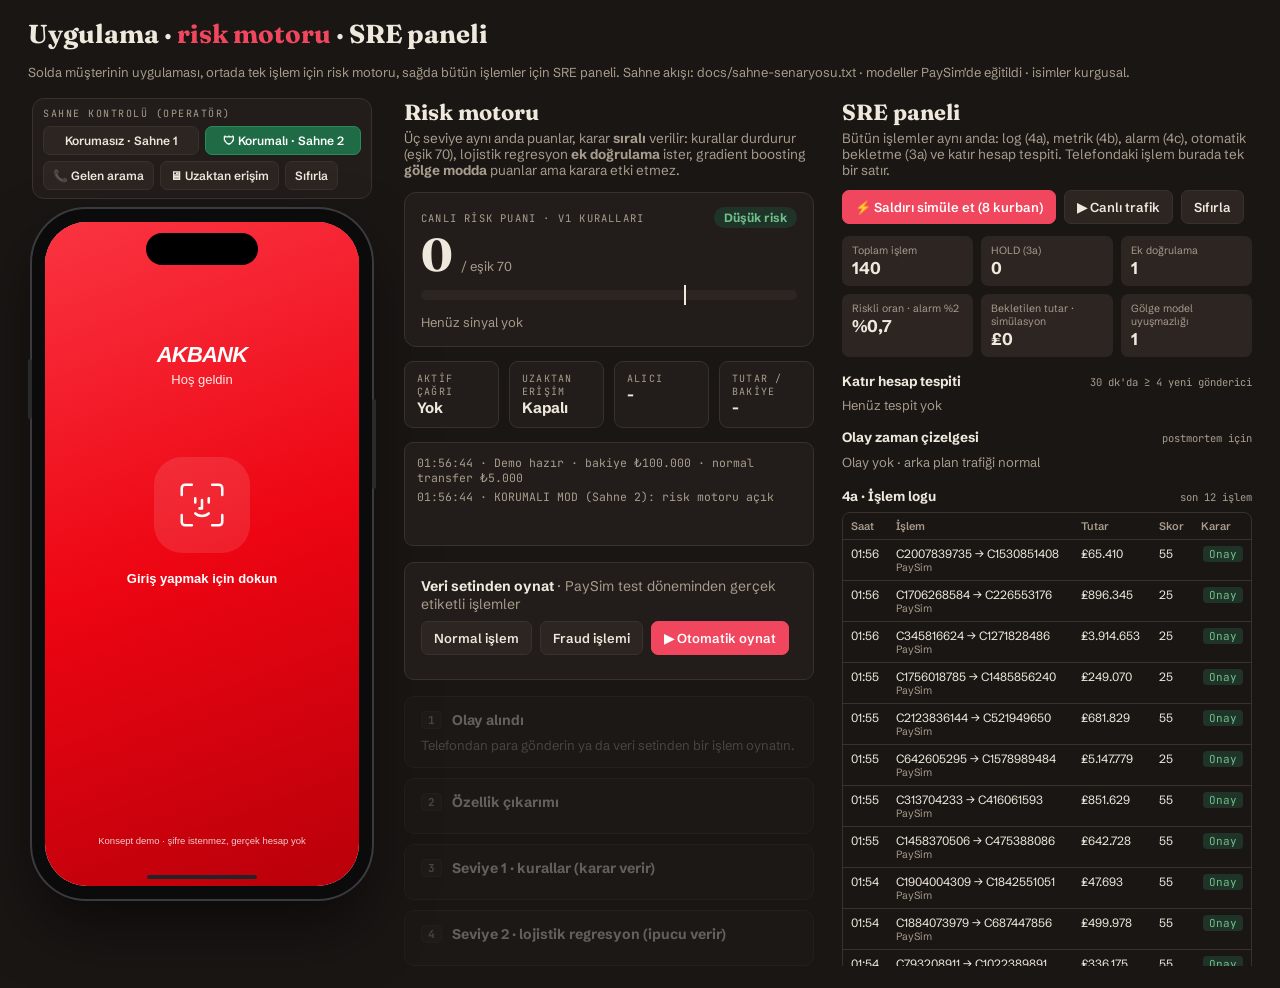
<file: phone-demo/index.html>
<!doctype html>
<html lang="tr">
<head>
<meta charset="utf-8">
<meta name="viewport" content="width=device-width, initial-scale=1">
<title>Telefon Demosu · APP Fraud</title>
<link rel="preconnect" href="https://fonts.googleapis.com">
<link rel="preconnect" href="https://fonts.gstatic.com" crossorigin>
<link href="https://fonts.googleapis.com/css2?family=Fraunces:opsz,wght@9..144,700&family=Schibsted+Grotesk:wght@400;600;700&family=JetBrains+Mono:wght@500&display=swap" rel="stylesheet">
<style>
  :root {
    --ink: #1a1614; --ink-2: #221d1a; --ink-3: #2c2522; --line: #3a312c; --paper: #efe8dc; --muted: #a89c8c;
    --red: #f0475e; --red-deep: #c8213a; --gold: #e8b23a; --ok: #6fbf8a;
    --serif: 'Fraunces', Georgia, serif; --sans: 'Schibsted Grotesk', -apple-system, 'Segoe UI', Arial, sans-serif; --mono: 'JetBrains Mono', Consolas, monospace;
  }
  * { box-sizing: border-box; }
  body { margin: 0; background: var(--ink); color: var(--paper); font-family: var(--sans); font-size: 15px; }
  header { display: flex; align-items: baseline; gap: 14px; padding: 18px 28px 0; flex-wrap: wrap; }
  header h1 { font-family: var(--serif); font-size: 26px; margin: 0; }
  header h1 em { font-style: normal; color: var(--red); }
  header p { margin: 0; color: var(--muted); font-size: 13px; }
  .layout { display: grid; grid-template-columns: 360px minmax(0, 1fr) minmax(0, 1fr); gap: 22px; padding: 18px 22px 22px; align-items: start; }
  @media (max-width: 1180px) { .layout { grid-template-columns: 360px minmax(0, 1fr); } .sre { grid-column: 2; } }
  @media (max-width: 900px) { .layout { grid-template-columns: 1fr; padding: 16px; } .sre { grid-column: auto; } header { padding: 16px 16px 0; } }

  /* ---------- iPhone çerçevesi ---------- */
  .left { position: sticky; top: 16px; display: flex; flex-direction: column; align-items: center; gap: 10px; }
  @media (max-width: 900px) { .left { position: static; } }
  /* Laptop/projeksiyon: telefon ekran yüksekliğine sığsın */
  @media (min-width: 901px) and (max-height: 880px) { .left { zoom: .88; } }
  @media (min-width: 901px) and (max-height: 780px) { .left { zoom: .74; } }
  @media (min-width: 901px) and (max-height: 680px) { .left { zoom: .64; } }
  .iphone { width: 340px; height: 690px; border-radius: 54px; background: #0b0b0c; padding: 13px; position: relative; box-shadow: 0 0 0 2px #3b3b3f, 0 30px 60px rgba(0,0,0,.5); }
  .iphone::before, .iphone::after { content: ""; position: absolute; width: 4px; background: #2a2a2d; border-radius: 2px; }
  .iphone::before { left: -4px; top: 150px; height: 60px; } .iphone::after { right: -4px; top: 190px; height: 90px; }
  @media (max-width: 420px) { .iphone { transform: scale(.86); transform-origin: top center; margin-bottom: -110px; } }
  .screen { width: 100%; height: 100%; border-radius: 42px; overflow: hidden; position: relative; background: #f5f5f7; color: #262629; display: flex; flex-direction: column; font-family: 'Segoe UI', Arial, sans-serif;
    --ak-red: #e30613; --ak-ink: #262629; --ak-muted: #73747a; --ak-line: #e6e7eb; --ak-green: #16704e; --ak-amber: #9a6208; }
  .screen button { font-family: inherit; cursor: pointer; }
  .screen button:disabled { cursor: not-allowed; opacity: .5; }
  .screen .hidden { display: none !important; }
  .island { position: absolute; top: 11px; left: 50%; transform: translateX(-50%); width: 112px; height: 32px; background: #000; border-radius: 20px; z-index: 30; transition: width .35s; display: flex; align-items: center; justify-content: center; gap: 6px; color: var(--ok); font: 600 11px var(--sans); }
  .island.call { width: 150px; }
  .island .dot { width: 7px; height: 7px; border-radius: 50%; background: var(--ok); display: none; }
  .island.call .dot { display: block; }
  .homebar { position: absolute; bottom: 7px; left: 50%; transform: translateX(-50%); width: 110px; height: 4px; border-radius: 3px; background: #242428; z-index: 30; }

  /* Güvenli An tasarımı (Guvenli-An-Demo.html) telefonun içine uyarlandı */
  .ak-scroll { flex: 1; overflow-y: auto; overflow-x: hidden; scrollbar-width: none; }
  .ak-scroll::-webkit-scrollbar { display: none; }
  .ak-top { background: linear-gradient(140deg, #fa3442 0%, #ed0512 48%, #d9000b 100%); color: #fff; padding: 0 16px; }
  .ak-status { height: 50px; display: flex; justify-content: space-between; align-items: center; padding: 4px 10px 0; font-size: 12px; font-weight: 700; }
  .ak-share { display: none; background: #fff; color: var(--ak-red); font-size: 10px; font-weight: 700; text-align: center; border-radius: 9px; padding: 5px 8px; margin: 0 0 10px; }
  .ak-share.on { display: block; }
  .ak-welcome { display: flex; align-items: center; gap: 9px; }
  .ak-avatar { width: 33px; height: 33px; border: 2px solid #fff; border-radius: 50%; display: grid; place-items: center; font-size: 18px; font-weight: 800; flex-shrink: 0; }
  .ak-welcome strong { display: block; font-size: 12px; font-weight: 600; }
  .ak-welcome div > span { display: block; font-size: 10px; opacity: .9; }
  .ak-help { margin-left: auto; color: #fff; border: 0; background: #ffffff18; border-radius: 50%; height: 29px; width: 29px; font-size: 17px; line-height: 1; flex-shrink: 0; }
  .ak-user { height: 27px; width: 27px; border-radius: 50%; background: #fce2dc; color: #9b212b; display: grid; place-items: center; font-size: 12px; font-weight: 700; flex-shrink: 0; }
  .ak-topline { display: flex; justify-content: space-between; align-items: center; margin-top: 15px; padding-top: 11px; border-top: 1px solid #ffffff26; }
  .ak-topline > span:first-child { font-size: 14px; font-style: italic; font-weight: 800; letter-spacing: -.7px; }
  .ak-demo { font-size: 8px; letter-spacing: 1px; background: #ffffff22; border: 1px solid #ffffff30; padding: 3px 6px; border-radius: 5px; }
  .ak-intro { text-align: center; padding: 15px 0 30px; }
  .ak-segments { display: flex; align-items: center; justify-content: space-between; margin: 0 -4px 20px; white-space: nowrap; }
  .ak-segments button { background: none; border: 0; color: #fff; border-radius: 18px; font-size: 9.5px; padding: 6px 9px; }
  .ak-segments button.selected { background: #ffffff30; font-weight: 700; }
  .ak-segments > span { font-size: 9.5px; opacity: .75; padding: 6px 2px; }
  .ak-intro > p { font-size: 9px; letter-spacing: 1.3px; margin: 0 0 2px; opacity: .9; }
  .ak-intro > strong { display: block; font-size: 29px; letter-spacing: -1px; font-weight: 600; }
  .ak-acct-type { display: block; font-size: 10px; margin: 4px 0 17px; opacity: .9; }
  .ak-shortcuts { display: flex; justify-content: center; gap: 24px; }
  .ak-shortcuts button { border: 0; background: none; color: #fff; font-size: 9.5px; padding: 0; display: flex; flex-direction: column; align-items: center; gap: 6px; }
  .ak-shortcuts i { font-style: normal; display: grid; place-items: center; width: 38px; height: 38px; border-radius: 50%; background: #ffffff25; font-size: 20px; }
  .ak-title { display: flex; align-items: center; justify-content: space-between; padding: 16px 0; }
  .ak-title button { font-size: 30px; line-height: 1; color: #fff; background: none; border: 0; padding: 0 10px 0 0; }
  .ak-title strong { font-size: 15px; font-weight: 600; }
  .ak-title > span { font-size: 18px; }

  .screen .view { display: none; } .screen .view.on { display: block; animation: slide .3s ease; }
  @keyframes slide { from { opacity: 0; transform: translateX(14px); } to { opacity: 1; transform: none; } }

  /* Ana sayfa */
  .ak-home { padding: 0 14px 18px; }
  .ak-search { position: relative; margin: -15px 3px 20px; background: #fff; padding: 9px 12px; border-radius: 24px; box-shadow: 0 4px 12px #0000000b; color: #929299; font-size: 11px; }
  .ak-heading { display: flex; align-items: center; justify-content: space-between; margin: 0 2px 10px; }
  .ak-heading strong { font-size: 12px; font-weight: 650; } .ak-heading > span { font-size: 8px; letter-spacing: .8px; color: #929299; }
  .ak-cards { display: grid; grid-template-columns: minmax(0, 1.5fr) minmax(0, 1fr); gap: 10px; }
  .ak-acard { display: block; background: #fff; text-align: left; border: 1px solid #ececef; border-radius: 11px; padding: 12px 11px; min-width: 0; color: var(--ak-ink); }
  .ak-acard > div { display: flex; align-items: center; gap: 6px; }
  .ak-acard i { font-style: normal; background: var(--ak-red); color: #fff; display: grid; place-items: center; width: 21px; height: 21px; border-radius: 50%; font-weight: 750; font-size: 11px; }
  .ak-acard strong { font-size: 10px; } .ak-acard div > span { margin-left: auto; font-size: 9px; }
  .ak-acard small { font-size: 8px; display: block; color: #929299; margin-top: 4px; overflow: hidden; text-overflow: ellipsis; white-space: nowrap; }
  .ak-acard em { display: block; font-style: normal; font-size: 9px; margin: 16px 0 3px; }
  .ak-acard b { font-size: 15px; letter-spacing: -.5px; white-space: nowrap; }
  .ak-mini { background: #64b4b9; border-radius: 11px; color: #fff; padding: 12px 10px; display: flex; flex-direction: column; gap: 4px; min-width: 0; }
  .ak-wing { height: 22px; width: 22px; border: 1px solid #ffffff80; border-radius: 50%; display: grid; place-items: center; font-size: 12px; }
  .ak-mini strong { font-size: 10px; } .ak-mini > span:not(.ak-wing) { font-size: 8px; opacity: .8; }
  .ak-mini small { font-size: 8px; margin-top: 10px; opacity: .9; } .ak-mini b { font-size: 19px; font-style: italic; font-weight: 500; }
  .ak-banner { width: 100%; display: flex; align-items: center; gap: 9px; text-align: left; background: #fff; border: 1px solid #f3d8db; border-radius: 11px; padding: 11px 10px; margin-top: 14px; color: var(--ak-ink); }
  .ak-shield { width: 28px; height: 32px; background: #fff0f1; color: var(--ak-red); display: grid; place-items: center; border-radius: 8px 8px 12px 12px; flex-shrink: 0; }
  .ak-banner strong { display: block; font-size: 10px; } .ak-banner small { display: block; font-size: 8.5px; color: var(--ak-muted); margin-top: 3px; }
  .ak-banner > b { color: var(--ak-red); margin-left: auto; font-size: 22px; }
  .ak-tx { background: #fff; border: 1px solid #ececef; border-radius: 10px; padding: 9px 11px; display: flex; justify-content: space-between; gap: 8px; margin-bottom: 6px; font-size: 11px; }
  .ak-tx small { display: block; color: #929299; font-size: 9px; }
  .ak-tx .neg { font-weight: 700; white-space: nowrap; } .ak-tx .hold { color: var(--ak-red); font-weight: 700; white-space: nowrap; }
  .ak-primary { width: 100%; background: var(--ak-red); border: 0; color: #fff; padding: 13px 14px; border-radius: 8px; font-weight: 650; font-size: 12px; margin-top: 13px; }
  .ak-secondary { width: 100%; background: #fff; border: 1px solid var(--ak-line); color: var(--ak-ink); padding: 12px; border-radius: 8px; font-size: 12px; margin-top: 8px; }
  .ak-home-send { text-align: left; } .ak-home-send span { float: right; }
  .ak-foot { text-align: center; font-size: 8.5px; color: var(--ak-muted); margin: 12px 0 0; }

  /* Transfer ve güvenlik kontrolü ekranları */
  .ak-body { background: #fff; padding: 18px; min-height: 100%; }
  .ak-steps { display: flex; align-items: center; gap: 8px; justify-content: space-between; margin-bottom: 16px; }
  .ak-step { font-size: 10px; color: #a0a0a7; white-space: nowrap; } .ak-step b { font-weight: 400; margin-left: 3px; }
  .ak-step.current { color: var(--ak-red); } .ak-step.current b { font-weight: 650; } .ak-step.done { color: var(--ak-green); }
  .ak-steps > i { flex: 1; height: 1px; background: #e5e5e9; }
  .ak-body label { display: block; font-size: 11px; color: #45454d; font-weight: 600; margin: 14px 0 6px; }
  .ak-body select, .ak-body input { width: 100%; border: 1px solid #e1e1e7; border-radius: 7px; padding: 11px; font: inherit; font-size: 12px; color: var(--ak-ink); background: #fff; min-width: 0; }
  .ak-iban { font: 9px/1.5 Consolas, monospace; color: var(--ak-muted); padding: 6px 1px; overflow-wrap: anywhere; }
  .ak-amount { position: relative; } .ak-amount input { font-size: 24px; font-weight: 600; padding-right: 42px; }
  .ak-amount span { position: absolute; right: 13px; top: 17px; color: var(--ak-muted); font-size: 13px; }
  .ak-chips { display: flex; gap: 6px; margin-top: 8px; flex-wrap: wrap; }
  .ak-chips button { border: 1px solid #e1e1e7; background: #fff; border-radius: 20px; padding: 5px 10px; font-size: 10.5px; color: var(--ak-ink); }
  .ak-hint { font-size: 9.5px; color: var(--ak-muted); margin: 8px 0; }
  .ak-source { display: flex; align-items: center; gap: 8px; background: #f6f6f8; border-radius: 8px; padding: 11px 9px; margin: 14px 0 4px; }
  .ak-src-icon { width: 25px; height: 25px; border-radius: 50%; display: grid; place-items: center; color: #fff; background: var(--ak-red); font-weight: 800; flex-shrink: 0; }
  .ak-source strong { display: block; font-size: 9.5px; } .ak-source small { display: block; font-size: 8.5px; color: #85858e; }
  .ak-source > b { margin-left: auto; font-size: 11px; white-space: nowrap; }
  .ak-protected { display: flex; gap: 6px; justify-content: center; align-items: center; font-size: 9px; color: #73747c; margin: 14px 0 0; }
  .ak-protected > span { color: #147652; font-size: 14px; }
  .ak-icon { width: 45px; height: 45px; border-radius: 13px; background: #f8e8e8; color: var(--ak-red); display: grid; place-items: center; font-size: 22px; font-weight: 700; }
  .ak-icon.ok { background: #eaf4ee; color: var(--ak-green); } .ak-icon.warn { background: #faf0db; color: var(--ak-amber); }
  .ak-eyebrow { text-transform: uppercase; letter-spacing: 2px; font-size: 9.5px; font-weight: 700; color: var(--ak-red); margin-top: 14px; }
  .ak-body h2 { font-size: 21px; line-height: 1.2; letter-spacing: -.6px; margin: 10px 0 8px; }
  .ak-text { font-size: 11.5px; color: var(--ak-muted); margin: 0 0 12px; line-height: 1.5; }
  .ak-details { font-size: 11px; padding: 11px 12px; background: #f6f3ee; border-radius: 10px; }
  .ak-row { display: flex; justify-content: space-between; gap: 10px; padding: 3px 0; } .ak-row strong { text-align: right; overflow-wrap: anywhere; }
  .ak-why { font-size: 11px; margin: 10px 0 0; padding-left: 18px; color: var(--ak-ink); } .ak-why li { margin: 3px 0; }
  .ak-questions { background: #f6f3ee; border-radius: 10px; padding: 12px; margin-top: 12px; }
  .ak-questions label { margin: 0 0 6px; } .ak-questions select { margin-bottom: 10px; }
  .ak-error { color: #b4232c; font-size: 10.5px; margin-top: 6px; }
  .ak-case { padding: 10px; border-radius: 9px; background: #edf5ef; font-size: 11.5px; color: var(--ak-green); margin-top: 10px; }

  /* Alt menü */
  .ak-nav { display: flex; justify-content: space-around; padding: 8px 4px 22px; background: #fff; border-top: 1px solid #e9e9ed; flex-shrink: 0; }
  .ak-nav button { background: none; border: 0; color: #7b7b83; font-size: 8.5px; padding: 0 5px; display: flex; flex-direction: column; align-items: center; gap: 2px; }
  .ak-nav button > span { font-size: 21px; line-height: 1.1; }
  .ak-nav button.selected { color: var(--ak-red); font-weight: 600; }

  /* Gelen arama ekranı */
  .callui { position: absolute; inset: 0; z-index: 25; background: linear-gradient(180deg, #3a3a3c, #1c1c1e); color: #fff; display: none; flex-direction: column; align-items: center; padding-top: 110px; }
  .callui.on { display: flex; animation: slide .3s ease; }
  .callui .who { font-size: 30px; font-weight: 600; } .callui .num { color: #c7c7cc; margin-top: 6px; }
  .callui .tag { margin-top: 14px; background: rgba(240,71,94,.2); color: #ff8a9a; font-size: 12px; font-weight: 700; padding: 5px 10px; border-radius: 10px; }
  .callui .btns { margin-top: auto; margin-bottom: 90px; display: flex; gap: 90px; }
  .callui .btns button { width: 70px; height: 70px; border-radius: 50%; border: 0; font-size: 28px; color: #fff; cursor: pointer; }
  .callui .btns small { display: block; text-align: center; margin-top: 8px; font-size: 12px; color: #c7c7cc; }

  /* ---------- Sahne senaryosu: modlar, ekran katmanları ve animasyonlar ---------- */
  .screen.unprotected .prot-only { display: none !important; }
  /* Karabanka (Sahne 1): kırmızı alanlar siyah */
  .screen.unprotected { --ak-red: #1c1c1e; }
  .screen.unprotected .ak-top, .screen.unprotected .ak-login { background: linear-gradient(160deg, #3a3a3c 0%, #1c1c1e 55%, #000 100%); }
  .screen.unprotected .ak-user { background: #e5e5ea; color: #1c1c1e; }
  .screen.unprotected .ak-spinner::before { border-color: #e5e5ea; border-top-color: #1c1c1e; }
  .ak-overlay { position: absolute; inset: 0; z-index: 24; display: none; flex-direction: column; align-items: center; text-align: center; }
  .ak-overlay.on { display: flex; }

  /* Giriş: Face ID tarzı tarama */
  .ak-login { z-index: 23; background: linear-gradient(160deg, #fa3442 0%, #ed0512 50%, #b8000a 100%); color: #fff; padding: 120px 24px 40px; }
  .ak-login.out { animation: loginOut .45s ease forwards; }
  @keyframes loginOut { to { opacity: 0; transform: scale(1.06); } }
  .ak-login-brand { font-size: 22px; font-style: italic; font-weight: 800; letter-spacing: -.8px; }
  .ak-login-hi { font-size: 13px; opacity: .9; margin-top: 4px; }
  .ak-face { position: relative; width: 96px; height: 96px; margin: 70px 0 18px; border: 0; background: #ffffff1c; border-radius: 28px; color: #fff; display: grid; place-items: center; }
  .ak-face svg { width: 54px; height: 54px; fill: none; stroke: #fff; stroke-width: 3; stroke-linecap: round; stroke-linejoin: round; }
  .ak-face .ring { position: absolute; inset: -8px; border-radius: 34px; border: 2px dashed #ffffff00; }
  .ak-face.scan .ring { border-color: #ffffffb0; animation: spin 1s linear infinite; }
  .ak-face.scan svg { animation: breathe .5s ease-in-out infinite alternate; }
  .ak-face.ok { background: #34c759; transition: background .25s; }
  @keyframes spin { to { transform: rotate(360deg); } }
  @keyframes breathe { to { transform: scale(.9); opacity: .75; } }
  .ak-login-cta { font-size: 13px; font-weight: 600; }
  .ak-login small { margin-top: auto; font-size: 9.5px; opacity: .8; }

  /* İşlem kontrol ediliyor */
  .ak-proc { background: #ffffffe8; backdrop-filter: blur(4px); justify-content: center; gap: 10px; color: var(--ak-ink); animation: fadeIn .2s ease; }
  .ak-spinner { position: relative; width: 70px; height: 70px; display: grid; place-items: center; }
  .ak-spinner::before { content: ""; position: absolute; inset: 0; border-radius: 50%; border: 4px solid #f3d8db; border-top-color: var(--ak-red); animation: spin .8s linear infinite; }
  .ak-spinner span { width: 34px; height: 38px; background: #fff0f1; color: var(--ak-red); display: grid; place-items: center; border-radius: 9px 9px 15px 15px; font-weight: 800; }
  .ak-proc b { font-size: 14px; } .ak-proc small { font-size: 10.5px; color: var(--ak-muted); }
  .screen.unprotected .ak-spinner span { display: none; }
  @keyframes fadeIn { from { opacity: 0; } }

  /* Alttan kayan soru */
  .ak-sheetwrap { background: #0007; justify-content: flex-end; animation: fadeIn .2s ease; }
  .ak-sheet { width: 100%; background: #fff; color: var(--ak-ink); border-radius: 22px 22px 0 0; padding: 10px 20px 34px; text-align: left; animation: sheetUp .38s cubic-bezier(.2,.8,.2,1); }
  @keyframes sheetUp { from { transform: translateY(100%); } }
  .ak-grab { width: 38px; height: 4px; border-radius: 3px; background: #d6d6dc; margin: 0 auto 14px; }
  .ak-sheet h3 { font-size: 17px; margin: 12px 0 6px; letter-spacing: -.3px; }
  .ak-sheet p { font-size: 12.5px; line-height: 1.5; margin: 0 0 14px; color: #45454d; }
  .ak-yesno { display: grid; grid-template-columns: 1fr 1fr; gap: 10px; }
  .ak-yesno .ak-secondary { margin: 0; font-weight: 700; font-size: 13px; padding: 13px; }
  .ak-sheet small { display: block; font-size: 9.5px; color: var(--ak-muted); margin-top: 10px; }

  /* PARA GÖNDERİLMEDİ */
  .ak-hold { background: linear-gradient(170deg, #d9000b, #8f000a); color: #fff; padding: 74px 20px 26px; justify-content: flex-start; animation: holdIn .5s cubic-bezier(.2,.8,.2,1); }
  @keyframes holdIn { 0% { opacity: 0; transform: scale(1.08); } 60% { opacity: 1; transform: scale(.98); } 75% { transform: translateX(-6px); } 85% { transform: translateX(6px); } 100% { transform: none; } }
  .ak-hold-icon { position: relative; width: 78px; height: 78px; border-radius: 50%; background: #fff; display: grid; place-items: center; font-size: 36px; }
  .ak-hold-icon::before, .ak-hold-icon::after { content: ""; position: absolute; inset: 0; border-radius: 50%; border: 2px solid #ffffffaa; animation: pulseRing 1.6s ease-out infinite; }
  .ak-hold-icon::after { animation-delay: .8s; }
  @keyframes pulseRing { from { transform: scale(1); opacity: 1; } to { transform: scale(1.9); opacity: 0; } }
  .ak-hold h2 { font-size: 23px; letter-spacing: -.5px; margin: 22px 0 8px; }
  .ak-hold p { font-size: 12.5px; line-height: 1.5; margin: 0 0 12px; }
  .ak-hold-card { background: #ffffff1f; border: 1px solid #ffffff40; border-radius: 12px; padding: 11px 12px; font-size: 12px; line-height: 1.45; }
  .ak-hold-why { list-style: none; padding: 0; margin: 12px 0 0; display: flex; flex-wrap: wrap; gap: 5px; justify-content: center; }
  .ak-hold-why li { font-size: 9.5px; background: #00000030; border-radius: 10px; padding: 4px 8px; opacity: 0; animation: chipIn .35s ease forwards; }
  @keyframes chipIn { from { opacity: 0; transform: translateY(6px); } to { opacity: 1; transform: none; } }
  .ak-hold-btn { margin-top: auto; width: 100%; background: #fff; color: #c8000b; border: 0; border-radius: 12px; padding: 15px; font-size: 13.5px; font-weight: 800; animation: btnGlow 1.8s ease-in-out infinite; }
  @keyframes btnGlow { 50% { box-shadow: 0 0 0 6px #ffffff40; } }
  .ak-hold small { font-size: 9.5px; opacity: .85; margin-top: 9px; }

  /* Bankamı ara */
  .ak-bank { z-index: 26; background: linear-gradient(180deg, #24343a, #121a1d); color: #fff; padding: 92px 22px 30px; animation: fadeIn .3s ease; }
  .ak-bank-avatar { position: relative; width: 84px; height: 84px; border-radius: 50%; background: #e30613; display: grid; place-items: center; font-size: 22px; font-weight: 800; font-style: italic; }
  .ak-bank-avatar i { position: absolute; inset: 0; border-radius: 50%; border: 2px solid #34c759; animation: pulseRing 1.8s ease-out infinite; }
  .ak-bank-avatar i + i { animation-delay: .9s; }
  .ak-bank.connected .ak-bank-avatar i { display: none; }
  .ak-bank .who { font-size: 20px; font-weight: 600; margin-top: 22px; }
  .ak-verified { margin-top: 8px; font-size: 10.5px; color: #8ee6a8; background: #34c75922; border-radius: 10px; padding: 4px 9px; }
  .ak-bank-status { margin-top: 12px; color: #c7c7cc; font-size: 13px; }
  .dots::after { content: ""; animation: dots 1.2s steps(4) infinite; }
  @keyframes dots { 0% { content: ""; } 25% { content: "."; } 50% { content: ".."; } 75% { content: "..."; } }
  .ak-incident { display: none; margin-top: 20px; width: 100%; background: #ffffff12; border: 1px solid #ffffff26; border-radius: 12px; padding: 12px; text-align: left; font-size: 11.5px; line-height: 1.6; }
  .ak-incident.on { display: block; animation: sheetUp .45s cubic-bezier(.2,.8,.2,1); }
  .ak-incident b { color: #8ee6a8; }
  .ak-bank-end { margin-top: auto; display: flex; flex-direction: column; align-items: center; gap: 6px; }
  .ak-bank-end button { width: 64px; height: 64px; border-radius: 50%; border: 0; background: #ff3b30; color: #fff; font-size: 24px; }
  .ak-bank-end small { font-size: 11px; color: #c7c7cc; }
  .ak-bank .foot { font-size: 9px; color: #8e8e93; margin: 10px 0 0; }

  /* Başarılı: onay işareti çizilir */
  .ak-done { text-align: center; }
  .ak-done .ak-details { text-align: left; }
  .ak-check { width: 76px; height: 76px; margin: 18px auto 4px; display: block; }
  .ak-check circle { fill: none; stroke: #34c759; stroke-width: 3; stroke-dasharray: 152; stroke-dashoffset: 152; }
  .ak-check path { fill: none; stroke: #34c759; stroke-width: 4; stroke-linecap: round; stroke-linejoin: round; stroke-dasharray: 40; stroke-dashoffset: 40; }
  .view.on .ak-check circle { animation: draw .55s ease forwards; }
  .view.on .ak-check path { animation: draw .35s ease .45s forwards; }
  @keyframes draw { to { stroke-dashoffset: 0; } }
  .ak-intro > strong.tick { animation: tick .9s ease; }
  @keyframes tick { 0%, 100% { color: #fff; } 30% { color: #ffd0d4; } }

  /* Telefonun altındaki simülasyon kontrolleri */
  .simbar { width: 340px; max-width: 100%; background: var(--ink-2); border: 1px solid var(--line); border-radius: 12px; padding: 8px 10px; }
  .simbar .lbl { font-family: var(--mono); font-size: 10px; letter-spacing: 1.5px; color: var(--muted); text-transform: uppercase; margin-bottom: 6px; }
  .simbar .row { display: flex; gap: 6px; flex-wrap: wrap; }
  .sbtn { font: 600 13px var(--sans); background: var(--ink-3); color: var(--paper); border: 1px solid var(--line); border-radius: 7px; padding: 8px 12px; cursor: pointer; }
  .sbtn[aria-pressed="true"] { background: var(--red-deep); border-color: var(--red-deep); color: #fff; }
  .sbtn.primary { background: var(--red); border-color: var(--red); color: #fff; }

  /* ---------- Sağ panel: algoritma ---------- */
  .panel { position: sticky; top: 16px; max-height: calc(100vh - 32px); overflow-y: auto; padding-right: 6px; }
  @media (max-width: 1180px) { .panel, .sre { position: static; max-height: none; } }
  .panel h2 { font-family: var(--serif); font-size: 22px; margin: 0 0 4px; }
  .panel .lead { color: var(--muted); margin: 0 0 14px; font-size: 13.5px; }
  .live { display: grid; grid-template-columns: repeat(4, 1fr); gap: 10px; margin-bottom: 14px; }
  @media (max-width: 700px) { .live { grid-template-columns: repeat(2, 1fr); } }
  .chip { background: var(--ink-2); border: 1px solid var(--line); border-radius: 9px; padding: 10px 12px; transition: border-color .3s, background .3s; }
  .chip small { display: block; font-family: var(--mono); font-size: 10px; letter-spacing: 1.2px; color: var(--muted); text-transform: uppercase; }
  .chip b { font-size: 15px; }
  .chip.hot { border-color: var(--red); background: #2d1c1e; }
  .feed { background: var(--ink-2); border: 1px solid var(--line); border-radius: 9px; padding: 10px 12px; height: 104px; overflow-y: auto; font-family: var(--mono); font-size: 11.5px; color: var(--muted); margin-bottom: 16px; }
  .feed div { padding: 2px 0; } .feed div b { color: var(--paper); font-weight: 500; }
  .feed div.new { animation: flash 1s ease; } @keyframes flash { from { color: var(--gold); } }

  .pipeline { display: flex; flex-direction: column; gap: 10px; }
  .stage { background: var(--ink-2); border: 1px solid var(--line); border-radius: 10px; padding: 14px 16px; opacity: .35; transition: opacity .4s, border-color .4s; }
  .stage.on { opacity: 1; border-color: #4a3f39; }
  .stage.active { border-color: var(--gold); }
  .stage h3 { margin: 0 0 8px; font-size: 14px; display: flex; gap: 10px; align-items: center; }
  .stage h3 span { font-family: var(--mono); font-size: 11px; background: var(--ink-3); border: 1px solid var(--line); border-radius: 4px; padding: 1px 6px; color: var(--muted); }
  .stage.on h3 span { background: var(--red); border-color: var(--red); color: #fff; }
  .stage .empty { color: var(--muted); font-size: 13px; }
  pre.json { margin: 0; font-family: var(--mono); font-size: 11.5px; color: #d9cfbf; white-space: pre-wrap; word-break: break-all; max-height: 92px; overflow: auto; }
  table { width: 100%; border-collapse: collapse; font-size: 13px; }
  .fgrid { display: grid; grid-template-columns: 1fr 1fr; gap: 0 18px; }
  @media (max-width: 700px) { .fgrid { grid-template-columns: 1fr; } }
  td { padding: 5px 4px; border-bottom: 1px solid var(--line); } td:last-child { text-align: right; font-family: var(--mono); }
  .rule { opacity: 0; transform: translateX(-6px); transition: opacity .3s, transform .3s; }
  .rule.in { opacity: 1; transform: none; }
  .yes { color: var(--red); font-weight: 700; } .no { color: var(--muted); } .na { color: var(--gold); }
  .scorebar { position: relative; height: 10px; background: var(--ink-3); border-radius: 5px; margin: 12px 0 4px; }
  .scorebar i { position: absolute; inset: 0 auto 0 0; width: 0; border-radius: 5px; background: var(--ok); transition: width .6s cubic-bezier(.2,.7,.2,1); }
  .scorebar .thr { position: absolute; top: -5px; bottom: -5px; width: 2px; background: var(--paper); }
  .sb-legend { display: flex; justify-content: space-between; font-family: var(--mono); font-size: 11px; color: var(--muted); }
  .contrib { display: grid; grid-template-columns: 130px 1fr 56px; gap: 8px; align-items: center; font-size: 12.5px; margin: 4px 0; }
  .contrib .track { position: relative; height: 10px; background: var(--ink-3); border-radius: 3px; }
  .contrib .track::before { content: ""; position: absolute; left: 50%; top: -2px; bottom: -2px; width: 1px; background: var(--line); }
  .contrib .track i { position: absolute; top: 0; bottom: 0; border-radius: 3px; transition: width .6s, left .6s; }
  .contrib .v { font-family: var(--mono); text-align: right; }
  .prob { display: flex; align-items: baseline; gap: 10px; margin-top: 10px; }
  .prob b { font-family: var(--serif); font-size: 32px; }
  .dt { display: grid; grid-template-columns: 26px 1fr auto; font-size: 12.5px; margin-bottom: 12px; border: 1px solid var(--line); border-radius: 8px; overflow: hidden; }
  .dt > div { display: contents; }
  .dt span { padding: 7px 9px; border-bottom: 1px solid var(--line); }
  .dt > div:last-child span { border-bottom: 0; }
  .dt .n { font-family: var(--mono); color: var(--muted); text-align: center; }
  .dt .res { font-family: var(--mono); font-size: 11.5px; text-align: right; white-space: nowrap; }
  .dt .skip span { color: var(--muted); }
  .dt .pass span { color: var(--muted); text-decoration: line-through; text-decoration-color: #5a4f48; }
  .dt .hit span { background: #2d1c1e; color: var(--paper); font-weight: 600; }
  .dt .hit .res { color: var(--red); }
  .dt .next span { background: #33290f; color: var(--gold); }
  .dt .shadow span { background: var(--ink-3); color: var(--muted); font-style: italic; }
  .shadowbox { display: flex; align-items: baseline; gap: 12px; flex-wrap: wrap; }
  .shadowbox b { font-family: var(--serif); font-size: 32px; }
  .agree { display: inline-block; font-size: 12.5px; padding: 4px 9px; border-radius: 5px; margin-top: 8px; }
  .agree.same { background: #1f3328; color: var(--ok); } .agree.diff { background: #33290f; color: var(--gold); }
  .verdict { display: inline-block; font-weight: 700; padding: 8px 14px; border-radius: 6px; font-size: 15px; }
  .v-ok { background: #1f3328; color: var(--ok); } .v-verify { background: #3a2f12; color: var(--gold); } .v-hold { background: var(--red); color: #fff; }
  .why { margin: 8px 0 0; color: var(--muted); font-size: 13px; }
  .truth { margin-top: 8px; font-size: 13px; }
  .metrics { display: grid; grid-template-columns: repeat(auto-fit, minmax(92px, 1fr)); gap: 8px; margin-top: 8px; }
  .metrics div { background: var(--ink-3); border-radius: 7px; padding: 8px 10px; }
  .metrics small { display: block; font-size: 10.5px; color: var(--muted); } .metrics b { font-size: 17px; }
  .metrics .alarm { background: var(--red-deep); }
  .logline { font-family: var(--mono); font-size: 11px; color: #d9cfbf; margin-top: 8px; word-break: break-all; }

  /* Canlı risk göstergesi (sahne 2: sinyaller tıklandıkça düşer) */
  .gauge { background: var(--ink-2); border: 1px solid var(--line); border-radius: 12px; padding: 14px 16px; margin-bottom: 14px; transition: border-color .4s, box-shadow .4s; }
  .gauge.mid { border-color: var(--gold); }
  .gauge.high { border-color: var(--red); animation: alarmGlow 1.6s ease-in-out infinite; }
  @keyframes alarmGlow { 50% { box-shadow: 0 0 0 4px #f0475e33; } }
  .g-top { display: flex; justify-content: space-between; align-items: center; gap: 10px; }
  .g-top small { font-family: var(--mono); font-size: 10.5px; letter-spacing: 1.2px; color: var(--muted); text-transform: uppercase; }
  .tier { font-size: 12px; font-weight: 700; padding: 3px 10px; border-radius: 20px; background: #1f3328; color: var(--ok); transition: background .3s, color .3s; }
  .tier.mid { background: #3a2f12; color: var(--gold); } .tier.high { background: var(--red); color: #fff; }
  .tier.bump { animation: bump .45s ease; } @keyframes bump { 40% { transform: scale(1.18); } }
  .g-num { display: flex; align-items: baseline; gap: 8px; margin-top: 4px; }
  .g-num b { font-family: var(--serif); font-size: 46px; line-height: 1; transition: color .3s; }
  .gauge.mid .g-num b { color: var(--gold); } .gauge.high .g-num b { color: var(--red); }
  .g-num span { color: var(--muted); font-size: 13px; }
  .g-bar i { transition: width .6s cubic-bezier(.2,.7,.2,1), background .3s; }
  .g-sigs { list-style: none; margin: 12px 0 0; padding: 0; display: flex; flex-direction: column; gap: 6px; }
  .g-sigs li { display: flex; justify-content: space-between; align-items: center; gap: 10px; background: var(--ink-3); border-radius: 7px; padding: 7px 10px; font-size: 13px; }
  .g-sigs li small { display: block; color: var(--muted); font-size: 11.5px; }
  .g-sigs li b { font-family: var(--mono); color: var(--red); white-space: nowrap; }
  .g-sigs li.pop { animation: sigIn .5s cubic-bezier(.2,.8,.2,1); }
  @keyframes sigIn { 0% { opacity: 0; transform: translateX(-14px); background: #4a2a2e; } 100% { opacity: 1; transform: none; } }
  .g-sigs li.g-empty { color: var(--muted); background: none; padding: 2px 0; }
  .panel-off { display: none; background: var(--ink-2); border: 1px dashed var(--line); border-radius: 12px; padding: 22px; color: var(--muted); }
  .panel-off b { color: var(--paper); font-size: 16px; }
  .panel.off > :not(.panel-off) { display: none; }
  .panel.off .panel-off { display: block; }
  /* Sahne 1 (korumasız): risk paneli yok, telefon ekranın ortasında */
  .layout.solo { grid-template-columns: 1fr; }
  .layout.solo .panel, .layout.solo .sre { display: none; }
  body.solo > header { display: none; }
  .layout.solo .left { justify-self: center; animation: centerIn .45s cubic-bezier(.2,.8,.2,1); }
  @keyframes centerIn { from { opacity: 0; transform: translateY(12px) scale(.98); } }
  .simbar .row.mode { margin-bottom: 6px; }
  .simbar .sbtn { font-size: 12px; padding: 6px 9px; }
  .simbar .row.mode .sbtn { flex: 1; }
  #modeOff[aria-pressed="true"] { background: #4a4440; border-color: #6b625b; }
  #modeOn[aria-pressed="true"] { background: #1f6b46; border-color: #2a8a5b; }

  /* ---------- En sağ: SRE paneli (bütün işlemler) ---------- */
  .sre { position: sticky; top: 16px; max-height: calc(100vh - 32px); overflow-y: auto; padding-right: 6px; }
  .sre h2 { font-family: var(--serif); font-size: 22px; margin: 0 0 4px; }
  .sre .lead { color: var(--muted); margin: 0 0 12px; font-size: 13.5px; }
  .sre h3 { font-size: 13.5px; margin: 16px 0 8px; display: flex; justify-content: space-between; gap: 8px; align-items: baseline; }
  .sre h3 span { font-family: var(--mono); font-size: 10.5px; color: var(--muted); font-weight: 400; }
  .sre-actions { display: flex; gap: 8px; flex-wrap: wrap; margin-bottom: 12px; }
  .sre-actions .sbtn:disabled { opacity: .5; cursor: wait; }
  .sre-alarm { display: none; background: var(--red-deep); color: #fff; border-radius: 10px; padding: 10px 12px; font-weight: 700; font-size: 13.5px; margin-bottom: 12px; animation: alarmGlow 1.6s ease-in-out infinite; }
  .sre-alarm.on { display: block; }
  .sre-alarm small { display: block; font-weight: 400; opacity: .9; font-size: 12px; margin-top: 2px; }
  .sre .metrics { grid-template-columns: repeat(3, minmax(0, 1fr)); margin-top: 0; }
  .metrics b.bump { animation: bump .45s ease; display: inline-block; }
  .sre-mules, .sre-timeline { list-style: none; margin: 0; padding: 0; display: flex; flex-direction: column; gap: 6px; }
  .sre-mules li { background: #2d1c1e; border: 1px solid var(--red-deep); border-radius: 8px; padding: 8px 10px; font-size: 13px; display: flex; justify-content: space-between; align-items: center; gap: 8px; }
  .sre-mules li.new { animation: sigIn .5s cubic-bezier(.2,.8,.2,1); }
  .sre-mules li small { display: block; color: var(--muted); font-size: 11.5px; }
  .sre-mules li .tag { font-family: var(--mono); font-size: 11px; background: var(--red); color: #fff; border-radius: 4px; padding: 1px 6px; white-space: nowrap; }
  .sre-mules li.bildirim { background: #33290f; border-color: #6b5520; }
  .sre-mules li.bildirim .tag { background: var(--gold); color: var(--ink); }
  .sre-mules li.empty, .sre-timeline li.empty { background: none; border: 0; color: var(--muted); padding: 0; font-size: 13px; }
  .sre-timeline li { font-size: 12.5px; padding-left: 16px; position: relative; line-height: 1.45; }
  .sre-timeline li.new { animation: chipIn .4s ease; }
  .sre-timeline li::before { content: ""; position: absolute; left: 2px; top: 6px; width: 7px; height: 7px; border-radius: 50%; background: var(--muted); }
  .sre-timeline li.hold::before, .sre-timeline li.alarm::before { background: var(--red); }
  .sre-timeline li.mule::before { background: var(--gold); } .sre-timeline li.auto::before { background: var(--ok); }
  .sre-timeline li.empty::before { display: none; }
  .sre-timeline time { font-family: var(--mono); color: var(--muted); margin-right: 6px; }
  .sre-log { border: 1px solid var(--line); border-radius: 8px; overflow: hidden; }
  .sre-log table { font-size: 12px; }
  .sre-log th { text-align: left; font-weight: 600; color: var(--muted); padding: 6px 8px; border-bottom: 1px solid var(--line); font-size: 11px; }
  .sre-log td { padding: 6px 8px; vertical-align: top; }
  .sre-log td small { display: block; color: var(--muted); font-size: 10.5px; }
  .sre-log tr.in td { animation: rowIn .6s ease; }
  .sre-log tr.in.hold td { animation: rowInHold .9s ease; }
  @keyframes rowIn { from { background: #3a2f12; } }
  @keyframes rowInHold { from { background: #6a1f2b; } }
  .dtag { font-family: var(--mono); font-size: 11px; padding: 1px 6px; border-radius: 4px; white-space: nowrap; }
  .dtag.ok { background: #1f3328; color: var(--ok); } .dtag.verify { background: #3a2f12; color: var(--gold); } .dtag.hold { background: var(--red); color: #fff; }

  .replay { background: var(--ink-2); border: 1px solid var(--line); border-radius: 10px; padding: 14px 16px; margin-bottom: 16px; }
  .replay .row { display: flex; gap: 8px; flex-wrap: wrap; align-items: center; }
  .cm { display: grid; grid-template-columns: repeat(4, auto); gap: 4px 16px; font-size: 12.5px; margin-top: 10px; color: var(--muted); }
  .cm b { color: var(--paper); font-family: var(--mono); }
  .src { font-size: 11.5px; color: var(--muted); margin-top: 14px; line-height: 1.5; }
  @media (prefers-reduced-motion: reduce) { * { animation: none !important; transition: none !important; } }
</style>
</head>
<body>
<header>
  <h1>Uygulama · <em>risk motoru</em> · SRE paneli</h1>
  <p>Solda müşterinin uygulaması, ortada tek işlem için risk motoru, sağda bütün işlemler için SRE paneli. Sahne akışı: docs/sahne-senaryosu.txt · modeller PaySim'de eğitildi · isimler kurgusal.</p>
</header>

<div class="layout">
  <!-- ================= SOL: iPhone ================= -->
  <div class="left">
    <div class="simbar">
      <div class="lbl">Sahne kontrolü (operatör)</div>
      <div class="row mode" role="group" aria-label="Uygulama modu">
        <button class="sbtn" id="modeOff" aria-pressed="false">Korumasız · Sahne 1</button>
        <button class="sbtn" id="modeOn" aria-pressed="true">🛡 Korumalı · Sahne 2</button>
      </div>
      <div class="row">
        <button class="sbtn" id="simCall">📞 Gelen arama</button>
        <button class="sbtn" id="simRemote" aria-pressed="false">🖥 Uzaktan erişim</button>
        <button class="sbtn" id="simReset">Sıfırla</button>
      </div>
    </div>

    <div class="iphone" aria-label="iPhone çerçevesinde bankacılık uygulaması">
      <div class="screen" id="screen">
        <div class="island" id="island"><span class="dot"></span><span id="callTimer"></span></div>

        <div class="ak-scroll" id="akScroll">
          <div class="ak-top">
            <div class="ak-status"><span id="clock">9:41</span><span aria-hidden="true">5G ▮</span></div>
            <div class="ak-share" id="sharePill">● Ekranın paylaşılıyor</div>
            <div class="ak-welcome">
              <div class="ak-avatar" aria-hidden="true" data-brand="initial">A</div>
              <div><strong>Merhaba</strong><span id="custId"></span></div>
              <button type="button" class="ak-help prot-only" data-go="safe" aria-label="Güvenli An bilgisi">♧</button>
              <span class="ak-user" aria-hidden="true">M</span>
            </div>
            <div class="ak-topline"><span data-brand="upper">AKBANK</span><span class="ak-demo">KONSEPT DEMO</span></div>

            <div class="ak-intro" id="hdrHome">
              <div class="ak-segments" aria-label="Hesap görünümü"><button type="button" class="selected">Genel bakış</button><button type="button" data-go="home">Hesaplar</button><span>Kartlar</span><span>Yatırımlar</span></div>
              <p>GÜNCEL BAKİYE</p>
              <strong id="bal"></strong>
              <span class="ak-acct-type">Vadesiz TL hesabım ⌄</span>
              <div class="ak-shortcuts">
                <button type="button" data-go="send"><i>↗</i>Para gönder</button>
                <button type="button" data-go="home"><i>▤</i>Hesabım</button>
                <button type="button" class="prot-only" data-go="safe"><i>✓</i>Güvenli An</button>
              </div>
            </div>
            <div class="ak-title hidden" id="hdrInner"><button type="button" data-go="home" aria-label="Ana sayfaya dön">‹</button><strong id="hdrTitle">Para transferi</strong><span aria-hidden="true">↗</span></div>
          </div>

          <!-- Ana sayfa -->
          <div class="view on" id="v-home">
            <div class="ak-home">
              <div class="ak-search"><span aria-hidden="true">⌕</span> İşlemlerini kolayca bul</div>
              <div class="ak-heading"><strong>Hesaplarım ve kartlarım</strong><span>DEMO VERİ</span></div>
              <div class="ak-cards">
                <button type="button" class="ak-acard" data-go="send"><div><i data-brand="initial">A</i><strong>TL hesabım</strong><span>•••</span></div><small id="acctNo"></small><em>Kullanılabilir bakiye</em><b id="cardBal"></b><small>Vadesiz hesap</small></button>
                <div class="ak-mini"><span class="ak-wing">◆</span><strong>Demo kartım</strong><span>•••• 2026</span><small>Yalnızca görsel örnek</small><b>Kart</b></div>
              </div>
              <button type="button" class="ak-banner prot-only" data-go="safe"><span class="ak-shield">✓</span><span><strong>Transferden önce bir güvenli an.</strong><small>Paranı göndermeden birlikte kontrol edelim.</small></span><b>›</b></button>
              <div class="ak-heading" style="margin-top:16px"><strong>Son işlemler</strong><span>BU OTURUM</span></div>
              <div id="txList"></div>
              <button type="button" class="ak-primary ak-home-send" data-go="send">Para gönder <span>→</span></button>
              <p class="ak-foot">Yarışma prototipi · Gerçek bankacılık işlemi yapılmaz.</p>
            </div>
          </div>

          <!-- 1 Bilgiler: para transferi -->
          <div class="view" id="v-send">
            <div class="ak-body">
              <div class="ak-steps" data-step="1"></div>
              <label for="to">Kime göndermek istersin?</label>
              <select id="to"></select>
              <div class="ak-iban" id="ibanLabel"></div>
              <label for="amount">Ne kadar göndermek istersin?</label>
              <div class="ak-amount"><input id="amount" type="number" min="1" inputmode="decimal" placeholder="0"><span>TL</span></div>
              <div class="ak-chips"><button type="button" data-amt="5000">5.000</button><button type="button" data-amt="85000">85.000</button><button type="button" data-amt="all">Tüm bakiye</button></div>
              <p class="ak-hint" id="ratioLabel"></p>
              <label for="desc">Açıklama</label>
              <input id="desc" type="text" maxlength="40" placeholder="Örn. kira">
              <div class="ak-source"><div class="ak-src-icon" data-brand="initial">A</div><div><strong>TL hesabım</strong><small>Kullanılabilir bakiye</small></div><b id="srcBal"></b></div>
              <button type="button" class="ak-primary" id="sendBtn">Gönder →</button>
              <div class="ak-protected prot-only"><span>✓</span> Güvenli An kontrolüyle korunuyor</div>
              <p class="ak-foot">Konsept demo · Gerçek para gönderilmez.</p>
            </div>
          </div>

          <!-- 2 Güvenlik: ek doğrulama (model ipucu, kural eşiği altında) -->
          <div class="view" id="v-verify">
            <div class="ak-body">
              <div class="ak-steps" data-step="2"></div>
              <div class="ak-icon warn">?</div>
              <h2>İki kısa kontrol.</h2>
              <p class="ak-text">Bu işlem alışılmadık göründüğü için soruyoruz. Banka seni arayıp “güvenli hesaba” para aktarmanı asla istemez.</p>
              <div class="ak-details" id="verifyDetails"></div>
              <ul class="ak-why" id="verifyWhy"></ul>
              <div class="ak-questions">
                <label for="qSafe">Birisi paranı “güvenli hesaba” taşımanı istedi mi?</label>
                <select id="qSafe"><option value="">Yanıt seç</option><option value="yes">Evet</option><option value="no">Hayır</option><option value="unsure">Emin değilim</option></select>
                <label for="qPressure">Hemen yapman veya kimseye söylememen istendi mi?</label>
                <select id="qPressure"><option value="">Yanıt seç</option><option value="yes">Evet</option><option value="no">Hayır</option><option value="unsure">Emin değilim</option></select>
              </div>
              <div class="ak-error" id="qError" role="alert"></div>
              <button type="button" class="ak-primary" id="verifyGo">Yanıtları değerlendir</button>
              <button type="button" class="ak-secondary" id="verifyCancel">Transferden vazgeç</button>
            </div>
          </div>

          <!-- 3 Onay: gönderildi -->
          <div class="view" id="v-ok">
            <div class="ak-body ak-done">
              <div class="ak-steps prot-only" data-step="4"></div>
              <svg class="ak-check" viewBox="0 0 52 52" aria-hidden="true"><circle cx="26" cy="26" r="24"/><path d="M14 27 l8 8 l16 -17"/></svg>
              <h2 id="okTitle">İşlem başarılı.</h2>
              <p class="ak-text" id="okText"></p>
              <div class="ak-details" id="okDetails"></div>
              <button type="button" class="ak-primary" data-go="home">Ana sayfa</button>
            </div>
          </div>

          <!-- Güvenli An bilgisi -->
          <div class="view" id="v-safe">
            <div class="ak-body">
              <div class="ak-icon">✓</div>
              <div class="ak-eyebrow">Güvenli An · Konsept</div>
              <h2>Paranı göndermeden, birlikte kontrol edelim.</h2>
              <p class="ak-text">Yeni alıcı, tutar, bakiye oranı, telefon görüşmesi ve ekran paylaşımı birlikte değerlendirilir. Görüşmen dinlenmez; yalnızca görüşme var mı bilgisi kullanılır.</p>
              <div class="ak-details"><div class="ak-row"><span>Telefon görüşmesi</span><strong id="safeCall">Yok</strong></div><div class="ak-row"><span>Ekran paylaşımı</span><strong id="safeRemote">Kapalı</strong></div></div>
              <p class="ak-text" style="margin-top:12px">Maliye, savcılık, polis veya banka sizden telefonla asla para transferi istemez. Konsept demo: gerçek hesap ve işlem yoktur.</p>
              <button type="button" class="ak-primary" data-go="send">Transfer ekranına geç</button>
            </div>
          </div>
        </div>

        <nav class="ak-nav" aria-label="Mobil uygulama menüsü">
          <button type="button" data-go="home" data-nav="home" class="selected"><span>⌂</span>Ana sayfa</button>
          <button type="button" data-go="send" data-nav="send"><span>⇄</span>Transfer ve ödemeler</button>
          <button type="button" class="prot-only" data-go="safe" data-nav="safe"><span>◇</span>Güvenli An</button>
        </nav>

        <!-- Giriş -->
        <div class="ak-overlay ak-login on" id="loginUi">
          <div class="ak-login-brand" data-brand="upper">AKBANK</div>
          <div class="ak-login-hi">Hoş geldin</div>
          <button type="button" class="ak-face" id="loginBtn" aria-label="Giriş yap">
            <svg viewBox="0 0 64 64" aria-hidden="true"><path d="M8 20V12a4 4 0 0 1 4-4h8M44 8h8a4 4 0 0 1 4 4v8M56 44v8a4 4 0 0 1-4 4h-8M20 56h-8a4 4 0 0 1-4-4v-8"/><path d="M24 24v5M40 24v5M32 26v10h-3M24 42c4 4 12 4 16 0"/></svg>
            <i class="ring"></i>
          </button>
          <div class="ak-login-cta" id="loginCta">Giriş yapmak için dokun</div>
          <small>Konsept demo · şifre istenmez, gerçek hesap yok</small>
        </div>

        <!-- Güvenli An kontrol ediyor / işlem yapılıyor -->
        <div class="ak-overlay ak-proc" id="procUi">
          <div class="ak-spinner"><span>✓</span></div>
          <b id="procText">Güvenli An kontrol ediyor…</b>
          <small id="procSub">Sinyaller birlikte değerlendiriliyor</small>
        </div>

        <!-- Tek soru (kural eşiği aşıldığında da sorulur; cevap kararı değiştirmez) -->
        <div class="ak-overlay ak-sheetwrap" id="askUi">
          <div class="ak-sheet">
            <div class="ak-grab"></div>
            <div class="ak-icon warn">?</div>
            <h3>Göndermeden önce bir soru</h3>
            <p>Birisi sizi bir yatırım fonuna veya “güvenli hesaba” para aktarmaya yönlendirdi mi?</p>
            <div class="ak-yesno"><button type="button" class="ak-secondary" data-ans="yes">Evet</button><button type="button" class="ak-secondary" data-ans="no">Hayır</button></div>
            <small>Yanıtın yalnızca bu işlem için kullanılır.</small>
          </div>
        </div>

        <!-- PARA GÖNDERİLMEDİ -->
        <div class="ak-overlay ak-hold" id="holdUi" role="alertdialog" aria-labelledby="holdTitle">
          <div class="ak-hold-icon"><span>✋</span></div>
          <h2 id="holdTitle">PARA GÖNDERİLMEDİ</h2>
          <p>Bu işlemde birden fazla dolandırıcılık işareti var.<br><b>Telefondaki görüşmeyi HEMEN kapatın.</b></p>
          <div class="ak-hold-card">Maliye, savcılık, polis veya banka sizden telefonla <b>ASLA</b> para transferi istemez.</div>
          <ul class="ak-hold-why" id="holdWhy"></ul>
          <button type="button" class="ak-hold-btn" id="callBankBtn">Görüşmeyi kapattım, Bankamı ara</button>
          <small>Paranız hesabınızda · konsept demo</small>
        </div>

        <!-- Bankamı ara: uygulama içinden doğrulanmış arama -->
        <div class="ak-overlay ak-bank" id="bankUi">
          <div class="ak-bank-avatar"><i></i><i></i><span data-brand="initial">A</span></div>
          <div class="who"><span data-brand="name">Akbank</span> Güvenlik Hattı</div>
          <div class="ak-verified">✓ Uygulama içinden doğrulanmış arama</div>
          <div class="ak-bank-status" id="bankStatus">Aranıyor<span class="dots"></span></div>
          <div class="ak-incident" id="incident"></div>
          <div class="ak-bank-end"><button type="button" id="bankEnd" aria-label="Görüşmeyi bitir">✕</button><small>Görüşmeyi bitir</small></div>
          <p class="foot">Demo: gerçek arama başlatılmaz.</p>
        </div>

        <!-- Gelen arama -->
        <div class="callui" id="callUi">
          <div class="who">Bilinmeyen Numara</div>
          <div class="num">+90 xxx xxx xx xx</div>
          <div class="tag">Kendini “Maliye'den” biri olarak tanıtıyor</div>
          <div class="btns">
            <div><button style="background:#ff3b30" id="callDecline">✕</button><small>Reddet</small></div>
            <div><button style="background:#34c759" id="callAccept">✆</button><small>Kabul et</small></div>
          </div>
        </div>
        <div class="homebar"></div>
      </div>
    </div>
  </div>

  <!-- ================= SAĞ: algoritma ================= -->
  <div class="panel">
    <h2>Risk motoru</h2>
    <p class="lead">Üç seviye aynı anda puanlar, karar <b>sıralı</b> verilir: kurallar durdurur (eşik 70), lojistik regresyon <b>ek doğrulama</b> ister, gradient boosting <b>gölge modda</b> puanlar ama karara etki etmez.</p>

    <div class="panel-off"><b>Korumasız mod · Sahne 1</b><p>Risk motoru devre dışı: uygulama işlemi doğrudan gönderir. Sahne 2 için “Korumalı mod”u seçin.</p></div>

    <div class="gauge" id="gauge">
      <div class="g-top"><small>Canlı risk puanı · v1 kuralları</small><span class="tier" id="gTier">Düşük risk</span></div>
      <div class="g-num"><b id="gScore">0</b><span>/ eşik 70</span></div>
      <div class="scorebar g-bar"><i id="gFill"></i><span class="thr" style="left:70%"></span></div>
      <ul class="g-sigs" id="gSigs"><li class="g-empty">Henüz sinyal yok</li></ul>
    </div>

    <div class="live">
      <div class="chip" id="cCall"><small>Aktif çağrı</small><b>Yok</b></div>
      <div class="chip" id="cRemote"><small>Uzaktan erişim</small><b>Kapalı</b></div>
      <div class="chip" id="cTo"><small>Alıcı</small><b>-</b></div>
      <div class="chip" id="cAmt"><small>Tutar / bakiye</small><b>-</b></div>
    </div>
    <div class="feed" id="feed" aria-live="polite"></div>

    <div class="replay">
      <h3 style="margin:0 0 8px;font-size:14px">Veri setinden oynat <span style="color:var(--muted);font-weight:400">· PaySim test döneminden gerçek etiketli işlemler</span></h3>
      <div class="row">
        <button class="sbtn" id="rpNormal">Normal işlem</button>
        <button class="sbtn" id="rpFraud">Fraud işlemi</button>
        <button class="sbtn primary" id="rpAuto">▶ Otomatik oynat</button>
      </div>
      <div class="cm" id="cm"></div>
    </div>

    <div class="pipeline">
      <div class="stage" id="s1"><h3><span>1</span>Olay alındı</h3><div class="body"><div class="empty">Telefondan para gönderin ya da veri setinden bir işlem oynatın.</div></div></div>
      <div class="stage" id="s2"><h3><span>2</span>Özellik çıkarımı</h3><div class="body"></div></div>
      <div class="stage" id="s3"><h3><span>3</span>Seviye 1 · kurallar (karar verir)</h3><div class="body"></div></div>
      <div class="stage" id="s4"><h3><span>4</span>Seviye 2 · lojistik regresyon (ipucu verir)</h3><div class="body"></div></div>
      <div class="stage" id="s4g"><h3><span>5</span>Seviye 3 · gradient boosting (gölge mod)</h3><div class="body"></div></div>
      <div class="stage" id="s5"><h3><span>6</span>Karar tablosu (sıralı)</h3><div class="body"></div></div>
      <div class="stage" id="s6"><h3><span>7</span>SRE · log, metrik, alarm</h3><div class="body"></div></div>
    </div>
    <p class="src" id="src"></p>
  </div>

  <!-- ================= EN SAĞ: SRE paneli ================= -->
  <div class="sre" id="sre">
    <h2>SRE paneli</h2>
    <p class="lead">Bütün işlemler aynı anda: log (4a), metrik (4b), alarm (4c), otomatik bekletme (3a) ve katır hesap tespiti. Telefondaki işlem burada tek bir satır.</p>
    <div class="sre-actions">
      <button class="sbtn primary" id="sreAttack">⚡ Saldırı simüle et (8 kurban)</button>
      <button class="sbtn" id="sreTraffic" aria-pressed="false">▶ Canlı trafik</button>
      <button class="sbtn" id="sreReset">Sıfırla</button>
    </div>
    <div class="sre-alarm" id="sreAlarm" role="alert"></div>
    <div class="metrics">
      <div><small>Toplam işlem</small><b id="kTotal">0</b></div>
      <div><small>HOLD (3a)</small><b id="kHold">0</b></div>
      <div><small>Ek doğrulama</small><b id="kVerify">0</b></div>
      <div id="kRatioBox"><small>Riskli oran · alarm %2</small><b id="kRatio">%0</b></div>
      <div><small>Bekletilen tutar · simülasyon</small><b id="kHeld">₺0</b></div>
      <div><small>Gölge model uyuşmazlığı</small><b id="kShadow">0</b></div>
    </div>
    <h3>Katır hesap tespiti <span>30 dk'da ≥ 4 yeni gönderici</span></h3>
    <ul class="sre-mules" id="sreMules"></ul>
    <h3>Olay zaman çizelgesi <span>postmortem için</span></h3>
    <ol class="sre-timeline" id="sreTimeline"></ol>
    <h3>4a · İşlem logu <span>son 12 işlem</span></h3>
    <div class="sre-log"><table><thead><tr><th>Saat</th><th>İşlem</th><th>Tutar</th><th>Skor</th><th>Karar</th></tr></thead><tbody id="sreLog"></tbody></table></div>
    <p class="src">Arka plan trafiği PaySim'deki 140 normal işlemden gelir; saldırı dalgası ve isimler kurgusaldır. Tutarlar simülasyondur, gerçek banka metriği değildir.</p>
  </div>
</div>

<script src="data.js"></script>
<script>
(() => {
  const D = window.APP_DATA;
  if (!D) { document.body.innerHTML = "<p style='padding:30px'>data.js bulunamadı. Önce <code>python demo/export_app_data.py</code> çalıştırın.</p>"; return; }
  const M = D.model, $ = id => document.getElementById(id);
  const tl = n => "₺" + Math.round(n).toLocaleString("tr-TR");
  const reduce = matchMedia("(prefers-reduced-motion: reduce)").matches;
  const wait = ms => new Promise(r => setTimeout(r, reduce ? 0 : ms));

  // ---- Müşteri ve alıcılar (docs/sahne-senaryosu.txt: bakiye 100.000 TL, normal transfer 5.000 TL) ----
  // Kayıtlı alıcıların hesap geçmişi PaySim'deki normal işlemlerden alınır; modeller PaySim'de eğitilmiştir.
  const normals = D.sample.filter(r => !r.isFraud).sort((a, b) => b.balance - a.balance);
  const me = { id: "OB-0042", balance: 100000, start: 100000, normal: 5000 };
  const payees = [
    { id: "Deniz Yılmaz", name: "Deniz Yılmaz · kayıtlı alıcı", iban: "0001", destBalance: normals[1].destBalance, prior: Math.max(1, normals[1].destPrior), sameHour: 1, known: true },
    { id: "Ece Kaya", name: "Ece Kaya · kayıtlı alıcı", iban: "0002", destBalance: normals[2].destBalance, prior: Math.max(1, normals[2].destPrior), sameHour: 1, known: true },
    { id: "Kalkınma Fonu Tahsilat", name: "Kalkınma Fonu Tahsilat", iban: "0003", destBalance: 0, prior: 0, sameHour: 1, known: false },
  ];
  const payee = () => payees[$("to").value === "" ? -1 : +$("to").value];
  $("acctNo").textContent = "Demo hesap · " + me.id;
  $("to").innerHTML = `<option value="">Alıcı seç</option>` + payees.map((p, i) => `<option value="${i}">${p.name}</option>`).join("");
  $("src").textContent = `Kaynak: ${D.source}. Model: ${M.trainRows.toLocaleString("tr-TR")} işlemle eğitildi; test döneminde AUC ${M.testAuc}, %0,5 yanlış alarmda yakalama %${Math.round(M.testRecall * 100)}. Gradient boosting (gölge): ${D.gb.trees.length} ağaç, %50 eşikte yakalama %${(D.gb.testRecall * 100).toFixed(1).replace(".", ",")}. PaySim'de fraud'ların çoğu tüm bakiyeyi gönderdiği için bu sonuç gerçek dünyaya göre iyimserdir. Sahne verisi (bakiye, alıcılar, isimler) kurgusaldır.`;

  // ---- Durum ----
  const st = { mode: "protected", loggedIn: false, call: false, remote: false, callStart: 0, bankCall: false, bankStart: 0, tx: [],
    counts: { total: 0, hold: 0, verify: 0, ok: 0 }, cm: { tp: 0, fp: 0, fn: 0, tn: 0 }, busy: false, pending: null, shownScore: 0, sigOn: new Set(), incident: 41 };
  const tl2 = n => n.toLocaleString("tr-TR", { minimumFractionDigits: 2, maximumFractionDigits: 2 }) + " TL";
  const protectedMode = () => st.mode === "protected";

  // ---- Telefon gezinme ----
  const TITLES = { send: "Para transferi", verify: "Güvenlik kontrolü", ok: "Transfer sonucu", safe: "Güvenli An" };
  const NAV = { home: "home", send: "send", verify: "send", ok: "send", safe: "safe" };
  const show = v => {
    document.querySelectorAll(".screen .view").forEach(x => x.classList.toggle("on", x.id === "v-" + v));
    const home = v === "home";
    $("hdrHome").classList.toggle("hidden", !home); $("hdrInner").classList.toggle("hidden", home);
    if (!home) $("hdrTitle").textContent = TITLES[v];
    document.querySelectorAll(".ak-nav button").forEach(b => b.classList.toggle("selected", b.dataset.nav === NAV[v]));
    $("akScroll").scrollTop = 0;
  };
  const overlay = (id, on) => $(id).classList.toggle("on", on);
  document.querySelectorAll("[data-go]").forEach(b => b.onclick = () => {
    const v = b.dataset.go;
    st.pending = null;
    show(v);
    if (v === "send") log("Para gönder ekranı açıldı");
    if (v === "safe") log("Güvenli An bilgisi açıldı");
  });
  // Adım çizgisi: 1 Bilgiler · 2 Güvenlik · 3 Onay
  document.querySelectorAll(".ak-steps").forEach(el => {
    const cur = +el.dataset.step;
    el.innerHTML = ["Bilgiler", "Güvenlik", "Onay"].map((n, i) => `<span class="ak-step ${i + 1 === cur ? "current" : i + 1 < cur ? "done" : ""}">${i + 1} <b>${n}</b></span>`).join("<i></i>");
  });
  const renderBal = () => { ["bal", "cardBal", "srcBal"].forEach(id => $(id).textContent = tl(me.balance)); updateLive(); };
  // Bakiye geri sayımı (Sahne 1: 100.000 → 15.000)
  function animateBal(from, to) {
    const t0 = performance.now(), dur = reduce ? 0 : 900;
    $("bal").classList.remove("tick"); void $("bal").offsetWidth; $("bal").classList.add("tick");
    const step = now => {
      const p = dur ? Math.min((now - t0) / dur, 1) : 1, v = from + (to - from) * (1 - Math.pow(1 - p, 3));
      ["bal", "cardBal", "srcBal"].forEach(id => $(id).textContent = tl(v));
      if (p < 1) requestAnimationFrame(step); else renderBal();
    };
    requestAnimationFrame(step);
    setTimeout(renderBal, dur + 300);  // animasyon kareleri durursa son bakiye yine yazılsın
  }
  setInterval(() => {
    const d = new Date(); $("clock").textContent = d.getHours() + ":" + String(d.getMinutes()).padStart(2, "0");
    const start = st.bankCall ? st.bankStart : st.call ? st.callStart : 0;
    if (start) { const s = Math.floor((Date.now() - start) / 1000); $("callTimer").textContent = `${String(Math.floor(s / 60)).padStart(2, "0")}:${String(s % 60).padStart(2, "0")}`; }
  }, 1000);

  // ---- Canlı sinyaller + olay akışı ----
  function log(msg, kv) {
    const t = new Date().toLocaleTimeString("tr-TR");
    const div = document.createElement("div"); div.className = "new";
    div.innerHTML = `${t} · ${msg}${kv ? ` → <b>${kv}</b>` : ""}`;
    $("feed").prepend(div);
  }
  function chip(id, val, hot) { const c = $(id); c.querySelector("b").textContent = val; c.classList.toggle("hot", !!hot); }
  // Canlı risk puanı: v1 kurallarıyla aynı ağırlıklar, işlem gönderilmeden önce tıklandıkça güncellenir
  function liveSignals() {
    const p = payee(), amt = parseFloat($("amount").value) || 0, ratio = amt / me.balance, mult = amt / me.normal;
    return [
      { k: "call", on: st.call && st.loggedIn, pts: 25, label: "Arama süreci aktif", sub: "müşteri bankacılık uygulamasını görüşme sırasında açtı" },
      { k: "new", on: !!p && !p.known, pts: 30, label: "Yeni alıcı", sub: p ? `${p.id} hesabına daha önce para gönderilmemiş` : "" },
      { k: "amt", on: amt >= 20000, pts: 25, label: "Yüksek tutar", sub: `bakiyenin %${Math.round(ratio * 100)}’i · normal tutarın ${+mult.toFixed(1)} katı` },
      { k: "remote", on: st.remote, pts: 20, label: "Uzaktan erişim", sub: "ekran başka bir cihazla paylaşılıyor" },
    ];
  }
  function renderGauge() {
    const sigs = liveSignals(), on = sigs.filter(s => s.on), score = on.reduce((a, s) => a + s.pts, 0);
    const tier = score >= 70 ? "high" : score >= 40 ? "mid" : "low";
    const g = $("gauge"), pill = $("gTier");
    const prevTier = g.dataset.tier || "low";
    g.classList.toggle("mid", tier === "mid"); g.classList.toggle("high", tier === "high"); g.dataset.tier = tier;
    pill.className = "tier " + (tier === "low" ? "" : tier);
    pill.textContent = { low: "Düşük risk", mid: "Orta risk", high: "Yüksek risk · eşik aşıldı" }[tier];
    if (prevTier !== tier) { void pill.offsetWidth; pill.classList.add("bump"); }
    $("gFill").style.width = Math.min(score / 100, 1) * 100 + "%";
    $("gFill").style.background = tier === "high" ? "var(--red)" : tier === "mid" ? "var(--gold)" : "var(--ok)";
    const fresh = on.filter(s => !st.sigOn.has(s.k));
    $("gSigs").innerHTML = on.length ? on.map(s => `<li class="${fresh.includes(s) ? "pop" : ""}"><span>${s.label}<small>${s.sub}</small></span><b>+${s.pts}</b></li>`).join("") : `<li class="g-empty">Henüz sinyal yok</li>`;
    if (protectedMode()) fresh.forEach(s => log("Canlı sinyal: " + s.label, `+${s.pts} → puan ${score}`));
    if (protectedMode() && prevTier !== "high" && tier === "high") log("Eşik aşıldı", `puan ${score} ≥ 70`);
    st.sigOn = new Set(on.map(s => s.k));
    const from = st.shownScore, t0 = performance.now();
    const step = now => { const p = reduce ? 1 : Math.min((now - t0) / 500, 1); $("gScore").textContent = Math.round(from + (score - from) * p); if (p < 1) requestAnimationFrame(step); };
    requestAnimationFrame(step); st.shownScore = score;
    setTimeout(() => { if (st.shownScore === score) $("gScore").textContent = score; }, 700);  // sekme arka plandaysa animasyon kareleri durur
  }
  function updateLive() {
    const p = payee(), amt = parseFloat($("amount").value) || 0;
    chip("cCall", st.call ? "Var" : "Yok", st.call);
    chip("cRemote", st.remote ? "Açık" : "Kapalı", st.remote);
    chip("cTo", !p ? "-" : p.known ? "Kayıtlı" : "Yeni alıcı", p && !p.known);
    chip("cAmt", amt ? "%" + Math.round(amt / me.balance * 100) : "-", amt >= 20000);
    $("ratioLabel").textContent = amt > 0 ? `Bakiyenin %${Math.round(amt / me.balance * 100)}’i · Normal tutarın ${+(amt / me.normal).toFixed(1)} katı` : "Normal transfer tutarın: " + tl(me.normal);
    $("ibanLabel").textContent = p ? `TR•• DEMO ${p.iban} · Gerçek IBAN değildir` : "";
    $("safeCall").textContent = st.call ? "Var" : "Yok"; $("safeRemote").textContent = st.remote ? "Açık" : "Kapalı";
    renderGauge();
  }
  $("to").onchange = () => { const p = payee(); if (p) log("Alıcı seçildi: " + p.id, p.known ? "kayıtlı alıcı" : "yeni_alici=true"); updateLive(); };
  $("amount").oninput = updateLive;
  $("amount").onchange = () => { const a = +$("amount").value; if (a) log("Tutar girildi: " + tl(a)); };
  $("desc").onchange = () => { if ($("desc").value) log(`Açıklama: “${$("desc").value}”`, "puanlanmaz"); };
  document.querySelectorAll("[data-amt]").forEach(b => b.onclick = () => {
    $("amount").value = b.dataset.amt === "all" ? me.balance : b.dataset.amt;
    log("Tutar seçildi: " + tl(+$("amount").value)); updateLive();
  });

  // ---- Giriş (şifre yok; Face ID tarzı animasyon) ----
  $("loginBtn").onclick = async () => {
    if (st.loggedIn || $("loginBtn").classList.contains("scan")) return;
    $("loginBtn").classList.add("scan"); $("loginCta").textContent = "Doğrulanıyor…";
    await wait(900);
    $("loginBtn").classList.remove("scan"); $("loginBtn").classList.add("ok"); $("loginCta").textContent = "Giriş başarılı";
    await wait(350);
    $("loginUi").classList.add("out");
    await wait(450);
    overlay("loginUi", false); $("loginUi").classList.remove("out");
    st.loggedIn = true;
    log("Uygulamaya giriş yapıldı" + (st.call ? " (aktif görüşme sırasında)" : ""), st.call ? "active_call=true" : null);
    updateLive();
  };
  function resetLogin() {
    st.loggedIn = false; overlay("loginUi", true);
    $("loginBtn").classList.remove("scan", "ok"); $("loginCta").textContent = "Giriş yapmak için dokun";
  }

  // ---- Simülasyon: arama ve uzaktan erişim ----
  $("simCall").onclick = () => {
    if (st.call) { endCall(); return; }
    $("callUi").classList.add("on"); log("Gelen arama: bilinmeyen numara");
  };
  $("callAccept").onclick = () => {
    $("callUi").classList.remove("on"); st.call = true; st.callStart = Date.now();
    $("island").classList.add("call"); $("simCall").setAttribute("aria-pressed", "true"); $("simCall").textContent = "📞 Aramayı bitir";
    log("Arama kabul edildi", "active_call=true"); updateLive();
  };
  $("callDecline").onclick = () => { $("callUi").classList.remove("on"); log("Arama reddedildi", "active_call=false"); };
  function endCall(note) {
    if (!st.call) return;
    st.call = false; if (!st.bankCall) { $("island").classList.remove("call"); $("callTimer").textContent = ""; }
    $("simCall").setAttribute("aria-pressed", "false"); $("simCall").textContent = "📞 Gelen arama";
    log(note || "Arama bitti", "active_call=false"); updateLive();
  }
  $("simRemote").onclick = () => {
    st.remote = !st.remote; $("simRemote").setAttribute("aria-pressed", st.remote); $("sharePill").classList.toggle("on", st.remote);
    log(st.remote ? "Uzaktan erişim uygulaması açıldı" : "Uzaktan erişim kapandı", "remote_access=" + st.remote); updateLive();
  };
  function resetDemo() {
    endCall(); if (st.remote) $("simRemote").click();
    ["procUi", "askUi", "holdUi", "bankUi"].forEach(id => overlay(id, false));
    st.bankCall = false; $("island").classList.remove("call"); $("callTimer").textContent = ""; $("callUi").classList.remove("on");
    me.balance = me.start; st.tx = []; st.pending = null;
    $("to").value = ""; $("amount").value = ""; $("desc").value = "";
    renderTx(); renderBal(); show("home"); resetLogin();
  }
  $("simReset").onclick = () => { resetDemo(); resetSre(); log("Demo sıfırlandı · bakiye " + tl(me.start)); };
  function setMode(m) {
    st.mode = m;
    $("screen").classList.toggle("unprotected", m !== "protected");
    // Sahne 1: Karabanka (korumasız, siyah) · Sahne 2: Akbank (korumalı, kırmızı)
    st.brand = m === "protected" ? { name: "Akbank", upper: "AKBANK", initial: "A", prefix: "AK" } : { name: "Karabanka", upper: "KARABANKA", initial: "K", prefix: "KB" };
    document.querySelectorAll("[data-brand]").forEach(el => el.textContent = st.brand[el.dataset.brand]);
    $("custId").textContent = st.brand.name + " müşterisi";
    document.title = st.brand.name + " · " + (m === "protected" ? "risk motoru · SRE paneli" : "uygulama");
    document.querySelector(".panel").classList.toggle("off", m !== "protected");
    document.querySelector(".layout").classList.toggle("solo", m !== "protected");
    document.body.classList.toggle("solo", m !== "protected");
    $("modeOn").setAttribute("aria-pressed", m === "protected"); $("modeOff").setAttribute("aria-pressed", m !== "protected");
    resetDemo(); resetSre();
    log(m === "protected" ? "KORUMALI MOD (Sahne 2): risk motoru açık" : "KORUMASIZ MOD (Sahne 1): risk motoru kapalı");
  }
  $("modeOn").onclick = () => setMode("protected");
  $("modeOff").onclick = () => setMode("unprotected");

  // ---- Risk motoru ----
  function featuresOf(ev) {
    const hour = ev.hour;
    return {
      log_tutar: Math.log1p(ev.amount),
      log_tutar_orani: Math.log1p(ev.amount / (ev.balance + 1)),
      tum_bakiye: ev.balance > 0 && Math.abs(ev.amount - ev.balance) < 0.005 ? 1 : 0,
      alici_bos_hesap: ev.destBalance === 0 ? 1 : 0,
      log_alici_onceki: Math.log1p(ev.destPrior),
      gece: hour < 6 ? 1 : 0,
    };
  }
  const RULES = [
    ["Yeni alıcı", 30, ev => ev.newBeneficiary],
    ["Yüksek tutar (≥ 20.000)", 25, ev => ev.amount >= 20000],
    ["İşlem sırasında aktif çağrı", 25, ev => ev.activeCall],
    ["Uzaktan erişim uygulaması", 20, ev => ev.remoteAccess],
    ["Katır sinyali (≥ 4 farklı yeni gönderici)", 30, ev => ev.destSenders >= 4],
  ];
  function model(f) {
    const parts = M.features.map((n, i) => { const z = (f[n] - M.mean[i]) / M.scale[i]; return { n, c: M.coef[i] * z }; });
    const logit = M.intercept + parts.reduce((s, p) => s + p.c, 0);
    return { parts, p: 1 / (1 + Math.exp(-logit)) };
  }

  // Seviye 3: PaySim'de eğitilmiş gradient boosting ağaçları (demo/export_app_data.py sklearn ile aynı sonucu doğrular)
  const G = D.gb;
  function gbProb(f) {
    const x = G.features.map(n => f[n]);
    let raw = G.baseline;
    for (const t of G.trees) { let i = 0; while (!t.leaf[i]) i = x[t.f[i]] <= t.t[i] ? t.l[i] : t.r[i]; raw += t.v[i]; }
    return 1 / (1 + Math.exp(-raw));
  }
  const pct = v => "%" + (v * 100).toFixed(1).replace(".", ",");

  const stage = (n, html, active) => {
    const s = $("s" + n); s.classList.add("on"); document.querySelectorAll(".stage").forEach(x => x.classList.remove("active"));
    if (active !== false) s.classList.add("active"); s.querySelector(".body").innerHTML = html;
    // Masaüstünde sadece panelin içi kayar, sayfa yerinde kalır; mobilde normal kaydırma
    const panel = document.querySelector(".panel"), behavior = reduce ? "auto" : "smooth";
    if (panel.scrollHeight > panel.clientHeight + 1) {
      const r = s.getBoundingClientRect(), pr = panel.getBoundingClientRect();
      if (r.bottom > pr.bottom) panel.scrollBy({ top: Math.min(r.bottom - pr.bottom + 12, r.top - pr.top - 8), behavior });
      else if (r.top < pr.top) panel.scrollBy({ top: r.top - pr.top - 8, behavior });
    } else s.scrollIntoView({ block: "nearest", behavior });
    return s;
  };
  const resetStages = () => document.querySelectorAll(".stage").forEach((s, i) => { s.classList.remove("on", "active"); if (i) s.querySelector(".body").innerHTML = ""; });
  const fmtF = (n, v) => n === "log_tutar" ? `${v.toFixed(2)} (≈${tl(Math.expm1(v))})` : n === "log_tutar_orani" ? `${v.toFixed(2)} (oran ${Math.expm1(v).toFixed(2)})` : n === "log_alici_onceki" ? `${v.toFixed(2)} (${Math.round(Math.expm1(v))} işlem)` : String(v);
  const FNAME = { log_tutar: "Tutar (log)", log_tutar_orani: "Tutar / bakiye (log)", tum_bakiye: "Tüm bakiye", alici_bos_hesap: "Alıcı hesap boş", log_alici_onceki: "Alıcıya önceki işlem (log)", gece: "Gece (00-06)" };

  async function evaluate(ev) {
    st.busy = true; resetStages();
    const sp = ms => wait(ms);
    // 1 Olay
    const evJson = { eventId: "evt-" + Date.now().toString(36), kaynak: ev.source, customerId: ev.from, beneficiaryId: ev.to, amountTry: +ev.amount.toFixed(2),
      balanceTry: +ev.balance.toFixed(2), device: { activeCall: ev.activeCall ?? "veri setinde yok", remoteAccess: ev.remoteAccess ?? "veri setinde yok" } };
    stage(1, `<pre class="json">${JSON.stringify(evJson, null, 2)}</pre>`); await sp(550);
    // 2 Özellikler
    const f = featuresOf(ev);
    const half = Math.ceil(M.features.length / 2), tbl = list => `<table>${list.map(n => `<tr><td>${FNAME[n]}</td><td>${fmtF(n, f[n])}</td></tr>`).join("")}</table>`;
    stage(2, `<div class="fgrid">${tbl(M.features.slice(0, half))}${tbl(M.features.slice(half))}</div>`); await sp(650);
    // 3 Kurallar
    const s3 = stage(3, `<table>${RULES.map(([nm, pt]) => `<tr class="rule"><td>${nm}</td><td></td></tr>`).join("")}</table>
      <div class="scorebar"><i id="ruleFill"></i><span class="thr" style="left:${70 / 130 * 100}%"></span></div><div class="sb-legend"><span>skor <b id="ruleScore" style="color:var(--paper)">0</b></span><span>eşik 70</span><span>130</span></div>`);
    let score = 0; const fired = [];
    const rows = s3.querySelectorAll(".rule");
    for (let i = 0; i < RULES.length; i++) {
      const [nm, pt, fn] = RULES[i];
      const raw = fn(ev), unknown = (i === 2 && ev.activeCall == null) || (i === 3 && ev.remoteAccess == null);
      const hit = !!raw;
      if (hit) { score += pt; fired.push(nm); }
      rows[i].lastElementChild.innerHTML = unknown ? `<span class="na">veri yok</span>` : hit ? `<span class="yes">+${pt}</span>` : `<span class="no">0</span>`;
      rows[i].classList.add("in");
      $("ruleScore").textContent = score;
      const fill = $("ruleFill"); fill.style.width = Math.min(score / 130, 1) * 100 + "%"; fill.style.background = score >= 70 ? "var(--red)" : score >= 40 ? "var(--gold)" : "var(--ok)";
      await sp(320);
    }
    // 4 Model
    const m = model(f), maxAbs = Math.max(1, ...m.parts.map(p => Math.abs(p.c)));
    stage(4, `${m.parts.map(p => { const w = Math.abs(p.c) / maxAbs * 50; const col = p.c > 0 ? "var(--red)" : "var(--ok)";
      return `<div class="contrib"><span>${FNAME[p.n]}</span><div class="track"><i style="background:${col};left:${p.c > 0 ? 50 : 50 - w}%;width:${w}%"></i></div><span class="v">${p.c >= 0 ? "+" : ""}${p.c.toFixed(2)}</span></div>`; }).join("")}
      <div class="prob"><b>%${(m.p * 100).toFixed(1).replace(".", ",")}</b><span style="color:var(--muted)">fraud olasılığı · ek doğrulama eşiği %${(M.threshold * 100).toFixed(1).replace(".", ",")}</span></div>
      <p class="why">Kırmızı çubuklar fraud'a, yeşiller normale iter (ağırlık × standart değer).</p>`); await sp(750);
    // 5 Seviye 3: gölge mod (karara etki etmez)
    const g = gbProb(f), lrFlag = m.p >= M.threshold, gbFlag = g >= G.threshold, agree = lrFlag === gbFlag;
    stage("4g", `<div class="shadowbox"><b>${pct(g)}</b><span style="color:var(--muted)">fraud olasılığı · eşik ${pct(G.threshold)} · ${G.trees.length} ağaç</span></div>
      <div class="scorebar"><i style="width:${g * 100}%;background:${gbFlag ? "var(--red)" : "var(--ok)"}"></i><span class="thr" style="left:${G.threshold * 100}%"></span></div>
      <p class="why">Karar verseydi: <b style="color:var(--paper)">${gbFlag ? "ek doğrulama" : "onay"}</b>. Gölge modda sadece loglanır, karara etki etmez.</p>
      <span class="agree ${agree ? "same" : "diff"}">${agree ? "✓ Lojistik regresyonla aynı fikirde" : "⚠ Lojistik regresyonla farklı: karşılaştırma için loglanır"}</span>`); await sp(650);

    // 6 Karar tablosu: satırlar sırayla kontrol edilir, ilk tutan satır kararı verir
    const decision = score >= 70 ? "hold" : lrFlag ? "verify" : "ok";
    const hitRow = { hold: 1, verify: 2, ok: 4 }[decision];
    const rowState = n => n < hitRow ? "pass" : n === hitRow ? "hit" : (n === 3 && decision === "verify") ? "next" : "skip";
    const askNote = ev.source === "telefon" ? "telefonda sorulur" : "veri setinde müşteri yanıtı yok";
    const table = [
      [1, `Kural skoru ≥ 70 (skor ${score})`, "HOLD"],
      [2, `Lojistik olasılık ≥ ${pct(M.threshold)} (${pct(m.p)})`, "Ek doğrulama"],
      [3, `Müşteri “evet / emin değilim” der ya da çağrı sürer (${askNote})`, "HOLD"],
      [4, "Diğer durumlar", "Onay"],
    ].map(([n, cond, res]) => `<div class="${rowState(n)}"><span class="n">${n}</span><span>${cond}</span><span class="res">${res}</span></div>`).join("")
      + `<div class="shadow"><span class="n">G</span><span>Gradient boosting ${pct(g)} (gölge mod)</span><span class="res">sadece log</span></div>`;
    const reason = decision === "hold" ? `Satır 1 tuttu: ${fired.join(", ")}.${ev.source === "telefon" ? " Müşteriye yine de soru sorulur; cevap kararı değiştirmez, çünkü yönlendirilen müşteri “hayır” diyebilir." : ""}`
      : decision === "verify" ? `Satır 1 tutmadı (skor ${score}). Satır 2 tuttu: model tek başına bekletmez, müşteriden ek doğrulama ister. Sıradaki adım satır 3.`
      : "Satır 1 ve 2 tutmadı, satır 4 geçerli.";
    const label = { hold: "HOLD: işlem bekletilir", verify: "Ek doğrulama istenir", ok: "Onay: işlem geçer" }[decision];
    let truth = "";
    if (ev.isFraud != null) {
      const flagged = decision !== "ok";
      const k = ev.isFraud ? (flagged ? "tp" : "fn") : (flagged ? "fp" : "tn"); st.cm[k]++;
      if (gbFlag) { const gk = ev.isFraud ? "gbTp" : "gbFp"; st.cm[gk] = (st.cm[gk] || 0) + 1; }
      truth = `<div class="truth">Veri setindeki gerçek etiket: <b style="color:${ev.isFraud ? "var(--red)" : "var(--ok)"}">${ev.isFraud ? "FRAUD" : "normal"}</b> · ${{ tp: "doğru yakalandı", fn: "kaçırıldı", fp: "yanlış alarm", tn: "doğru geçti" }[k]}</div>`;
      renderCm();
    }
    stage(5, `<div class="dt">${table}</div><span class="verdict v-${decision}">${label}</span><p class="why">${reason}</p>${truth}`); await sp(500);
    // 7 SRE: işlem sağdaki SRE paneline yazılır
    const line = JSON.stringify({ ts: new Date().toISOString(), event: evJson.eventId, score, lrP: +m.p.toFixed(3), gbP_shadow: +g.toFixed(3), decision });
    sreRecord(ev, { score, decision, p: m.p, g, agree });
    const k = st.sre.k;
    stage(6, `<div class="logline">${line}</div><p class="why">→ SRE paneline yazıldı (sağda): toplam ${k.total} işlem, riskli oran ${pct1((k.hold + k.verify) / k.total)}.</p>`, false);
    st.busy = false; st.last = { score, p: m.p };
    return decision;
  }

  function renderCm() {
    const c = st.cm, n = c.tp + c.fp + c.fn + c.tn;
    $("cm").innerHTML = n ? `<span>Oynatılan <b>${n}</b></span><span>Yakalanan fraud <b>${c.tp}/${c.tp + c.fn}</b></span><span>Yanlış alarm <b>${c.fp}</b></span><span>Doğru geçen <b>${c.tn}</b></span><span>Gölge GB yakalardı <b>${c.gbTp || 0}/${c.tp + c.fn}</b></span><span>Gölge GB yanlış alarm <b>${c.gbFp || 0}</b></span>` : "";
  }

  // ---- Telefondan gönderim (docs/sahne-senaryosu.txt) ----
  function renderTx() {
    const lbl = { hold: "Bekletildi", cancel: "İptal edildi" };
    $("txList").innerHTML = st.tx.length ? st.tx.slice().reverse().map(t => `<div class="ak-tx"><span>${t.to}<small>${t.time} · ${t.label}</small></span><span class="${lbl[t.status] ? "hold" : "neg"}">${lbl[t.status] || "-" + tl(t.amount)}</span></div>`).join("")
      : `<div class="ak-tx"><span>Henüz işlem yok<small>Para göndererek başla</small></span></div>`;
  }
  function settle(ev, status) {
    const from = me.balance;
    if (status === "ok") me.balance -= ev.amount;
    st.tx.push({ ev, to: ev.to, amount: ev.amount, status, label: status === "hold" ? "güvenlik incelemesi" : ev.desc || "havale", time: new Date().toLocaleTimeString("tr-TR", { hour: "2-digit", minute: "2-digit" }) });
    renderTx();
    if (status === "ok") animateBal(from, me.balance); else renderBal();
  }
  const summary = ev => `<div class="ak-row"><span>Alıcı</span><strong>${ev.to}</strong></div><div class="ak-row"><span>Tutar</span><strong>${tl2(ev.amount)}</strong></div>`
    + (ev.desc ? `<div class="ak-row"><span>Açıklama</span><strong>${ev.desc.replace(/[<>&]/g, "")}</strong></div>` : "")
    + (st.last && ev.source === "telefon" && protectedMode() ? `<div class="ak-row"><span>Kural skoru</span><strong>${st.last.score} / eşik 70</strong></div><div class="ak-row"><span>Model olasılığı</span><strong>${pct(st.last.p)}</strong></div>` : "");
  const reasonsOf = ev => [ev.activeCall && "Aktif telefon görüşmesi", ev.newBeneficiary && "Yeni alıcı", ev.amount >= 20000 && `Bakiyenin %${Math.round(ev.amount / ev.balance * 100)}’i`, ev.amount >= 20000 && `Normal tutarın ${+(ev.amount / me.normal).toFixed(0)} katı`, ev.remoteAccess && "Ekran paylaşımı", ev.coerced && "Yönlendirme bildirildi", ev.unsure && "Belirsiz yanıt"].filter(Boolean);
  function showOk(ev, note) {
    settle(ev, "ok");
    $("okTitle").textContent = protectedMode() ? "Demo transferi tamamlandı." : "İşlem başarılı.";
    $("okText").textContent = `${tl2(ev.amount)} gönderildi${note ? " (" + note + ")" : ""}.`;
    $("okDetails").innerHTML = summary(ev); show("ok");
  }
  async function showHold(ev) {
    settle(ev, "hold"); st.held = ev;
    $("holdWhy").innerHTML = reasonsOf(ev).map((r, i) => `<li style="animation-delay:${0.5 + i * 0.12}s">${r}</li>`).join("");
    overlay("holdUi", true);
    log("PARA GÖNDERİLMEDİ ekranı gösterildi", "müşteriye görüşmeyi kapat uyarısı");
  }
  const sendEvent = () => {
    const p = payee(), amount = parseFloat($("amount").value);
    const ev = { source: "telefon", ts: Date.now(), from: me.id, to: p.id, amount, balance: me.balance, destBalance: p.destBalance, destPrior: p.prior,
      newBeneficiary: !p.known, activeCall: st.call, remoteAccess: st.remote, hour: new Date().getHours(), isFraud: null, desc: $("desc").value.trim() };
    ev.destSenders = fanInCount(ev);
    return ev;
  };
  $("sendBtn").onclick = async () => {
    if (st.busy) return;
    const p = payee(), amount = parseFloat($("amount").value);
    if (!p) { $("ratioLabel").textContent = "Önce alıcı seç."; return; }
    if (!(amount > 0) || amount > me.balance + 0.005) { log("Geçersiz tutar veya yetersiz bakiye"); $("ratioLabel").textContent = "Tutar sıfırdan büyük olmalı ve bakiyeyi aşmamalı."; return; }
    const ev = sendEvent();
    log("Gönder'e basıldı: " + tl(amount) + " → " + p.id + (ev.desc ? ` · “${ev.desc}”` : ""));
    if (!protectedMode()) {
      // Sahne 1: korumasız uygulama, risk kontrolü yok
      $("procText").textContent = "İşlem yapılıyor…"; $("procSub").textContent = "Lütfen bekleyin";
      overlay("procUi", true); st.busy = true; await wait(1100); overlay("procUi", false); st.busy = false;
      log("Korumasız mod: risk kontrolü yapılmadı", "işlem gönderildi");
      showOk(ev); return;
    }
    $("procText").textContent = "Güvenli An kontrol ediyor…"; $("procSub").textContent = "Sinyaller birlikte değerlendiriliyor";
    overlay("procUi", true);
    const d = await evaluate(ev);
    overlay("procUi", false);
    if (d === "ok") showOk(ev);
    else if (d === "hold") {
      // Kural eşiği aşıldı: soru yine sorulur ama cevap kararı değiştirmez (yönlendirilen müşteri "hayır" diyebilir)
      st.pending = ev; overlay("askUi", true); log("Ek kontrol sorusu soruldu", "yatırım fonu / güvenli hesap");
    } else {
      st.pending = ev;
      $("verifyDetails").innerHTML = summary(ev);
      $("verifyWhy").innerHTML = reasonsOf(ev).map(x => `<li>${x}</li>`).join("") || "<li>Model bu işlemi alışılmadık buldu</li>";
      $("qSafe").value = ""; $("qPressure").value = ""; $("qError").textContent = "";
      show("verify"); log("Ek doğrulama: iki kısa soru gösterildi");
    }
  };
  document.querySelectorAll("[data-ans]").forEach(b => b.onclick = () => {
    const ev = st.pending; if (!ev) return;
    st.pending = null; overlay("askUi", false);
    if (b.dataset.ans === "yes") { ev.coerced = true; log("Müşteri yanıtı: evet", "yönlendirme bildirildi → HOLD"); }
    else log("Müşteri yanıtı: hayır", `tek cevaba güvenilmez · kural skoru ${st.last.score} ≥ 70 → HOLD`);
    showHold(ev);
  });
  $("verifyCancel").onclick = () => { log("Müşteri vazgeçti", "işlem iptal"); st.pending = null; show("home"); };
  $("verifyGo").onclick = () => {
    const ev = st.pending; if (!ev) return;
    const a = [$("qSafe").value, $("qPressure").value];
    if (a.includes("")) { $("qError").textContent = "İki soruyu da yanıtla."; return; }
    st.pending = null;
    const tr = { yes: "evet", no: "hayır", unsure: "emin değil" };
    log(`Müşteri yanıtları: güvenli hesap=${tr[a[0]]}, baskı=${tr[a[1]]}`);
    if (a.includes("yes")) { ev.coerced = true; log("Müşteri yönlendirme bildirdi", "HOLD"); show("home"); showHold(ev); }
    else if (a.includes("unsure")) { ev.unsure = true; log("Belirsiz yanıt", "uzman incelemesi → HOLD"); show("home"); showHold(ev); }
    else if (ev.activeCall) { log("Doğrulamada aktif çağrı", "HOLD"); show("home"); showHold(ev); }
    else { log("Müşteri doğruladı", "onay"); showOk(ev, "müşteri doğruladı"); }
  };

  // ---- "Görüşmeyi kapattım, Bankamı ara": resmî kanala geçiş ----
  $("callBankBtn").onclick = async () => {
    endCall("Müşteri şüpheli görüşmeyi kapattı");
    overlay("holdUi", false);
    $("bankUi").classList.remove("connected"); $("incident").classList.remove("on");
    $("bankStatus").innerHTML = 'Aranıyor<span class="dots"></span>';
    overlay("bankUi", true);
    st.bankCall = true; st.bankStart = 0; $("island").classList.add("call");
    log("Müşteri bankayı uygulama içinden aradı", "doğrulanmış kanal");
    await wait(2400);
    if (!st.bankCall) return;
    st.bankStart = Date.now();
    $("bankUi").classList.add("connected"); $("bankStatus").textContent = "Bağlandı · kimliğin uygulamada doğrulandı";
    const no = st.brand.prefix + "-2026-" + String(++st.incident).padStart(5, "0"), ev = st.held;
    $("incident").innerHTML = `Olay no <b>${no}</b><br>✓ Paran hesabında, hiçbir yere gitmedi<br>✓ İşlem iptal edildi<br>✓ Alıcı hesap incelemeye işaretlendi${ev ? `: ${ev.to}` : ""}`;
    $("incident").classList.add("on");
    const t = st.tx.find(x => x.ev === ev && x.status === "hold"); if (t) { t.status = "cancel"; t.label = "güvenlik hattı · " + no; renderTx(); }
    log("Güvenlik hattı bağlandı", "olay " + no);
    timeline(`Müşteri güvenlik hattını uygulama içinden aradı · olay ${no}`, "auto");
    if (ev) flagAccount(ev.to, "müşteri bildirimi · güvenlik hattı", "bildirim"); else renderSre();
    log("Alıcı hesap işaretlendi: " + (ev ? ev.to : "-"), "katır hesap incelemesi");
  };
  $("bankEnd").onclick = () => {
    st.bankCall = false; overlay("bankUi", false);
    if (!st.call) { $("island").classList.remove("call"); $("callTimer").textContent = ""; }
    show("home"); log("Güvenlik hattı görüşmesi bitti");
  };

  // ---- SRE paneli: bütün işlemler (log 4a, metrik 4b, alarm 4c, otomatik bekletme 3a, katır hesap) ----
  const WINDOW = 30 * 60 * 1000, RATIO_ALARM = 0.02, MIN_FOR_ALARM = 20;
  const normalPool = D.sample.filter(r => !r.isFraud);
  const ATTACK_TO = ["Kalkınma Fonu Tahsilat", "Yatırım Katılım Hesabı"];
  let trafficTimer = null, tIdx = 0;
  const newHigh = ev => !!ev.newBeneficiary && ev.amount >= 20000;
  const hhmm = ts => new Date(ts).toLocaleTimeString("tr-TR", { hour: "2-digit", minute: "2-digit" });
  const pct1 = v => "%" + (v * 100).toFixed(1).replace(".", ",");
  // v1 katır sinyali: 30 dakikada aynı alıcıya en az 4 ayrı yeni gönderici, yüksek tutar
  function sendersInWindow(to, ts) { return new Set((st.sre.fan[to] || []).filter(x => ts - x.ts <= WINDOW).map(x => x.from)); }
  function fanInCount(ev) { const s = sendersInWindow(ev.to, ev.ts); if (newHigh(ev)) s.add(ev.from); return s.size; }
  // Animasyonsuz puanlama (aynı RULES, model ve karar tablosu): toplu trafik için
  function quickScore(ev) {
    const f = featuresOf(ev); let score = 0;
    RULES.forEach(([, pt, fn]) => { if (fn(ev)) score += pt; });
    const p = model(f).p, g = gbProb(f), lrFlag = p >= M.threshold, gbFlag = g >= G.threshold;
    return { score, p, g, agree: lrFlag === gbFlag, decision: score >= 70 ? "hold" : lrFlag ? "verify" : "ok" };
  }
  const paysimEvent = (r, ts) => ({ source: "PaySim", ts, from: r.from, to: r.to, amount: r.amount, balance: r.balance, destBalance: r.destBalance, destPrior: r.destPrior,
    destSenders: r.destSendersSameHour, newBeneficiary: r.destPrior === 0, activeCall: null, remoteAccess: null, hour: r.step % 24, isFraud: r.isFraud });
  function timeline(text, cls) { st.sre.events.push({ ts: Date.now(), text, cls, fresh: true }); }
  function sreRecord(ev, r, opts = {}) {
    const S = st.sre, k = S.k, ts = ev.ts || Date.now();
    k.total++; k[r.decision]++; if (r.decision === "hold") k.held += ev.amount; if (!r.agree) k.shadow++;
    if (ev.source !== "PaySim" && newHigh(ev)) (S.fan[ev.to] ||= []).push({ ts, from: ev.from });
    S.rows.push({ ts, from: ev.from, to: ev.to, amount: ev.amount, score: r.score, decision: r.decision, source: ev.source, fresh: !opts.silent });
    if (!opts.silent) {
      if (r.decision === "hold" && !S.firstHold) { S.firstHold = ts; timeline(`İlk HOLD: ${ev.to} (${ev.source})`, "hold"); }
      const senders = ev.source !== "PaySim" ? sendersInWindow(ev.to, ts).size : 0;
      if (senders >= 4 && S.mules.get(ev.to)?.kind !== "katır") flagAccount(ev.to, `${senders} farklı yeni gönderici / 30 dk`, "katır");
      const risky = (k.hold + k.verify) / k.total;
      if (!S.alarm && k.total >= MIN_FOR_ALARM && risky >= RATIO_ALARM) {
        S.alarm = ts; timeline(`ALARM: riskli oran ${pct1(risky)} ≥ %2 → nöbetçi ekip bilgilendirildi`, "alarm");
        log("SRE ALARM (4c)", `riskli oran ${pct1(risky)} ≥ %2`);
      }
    }
    if (!opts.batch) renderSre();
  }
  function flagAccount(acct, why, kind) {
    const S = st.sre, prev = S.mules.get(acct);
    if (prev && prev.kind === "katır") return;
    S.mules.set(acct, { why, kind, fresh: true });
    if (kind === "katır") {
      timeline(`Katır hesap tespit edildi: ${acct} (${why})`, "mule");
      timeline(`Otomatik aksiyon (3a): ${acct} hesabına girişler donduruldu · karşı bankaya bildirim (demo)`, "auto");
      log("Katır hesap tespit edildi: " + acct, "donduruldu (demo)");
    } else {
      timeline(`Hesap incelemeye alındı: ${acct} (${why})`, "mule");
    }
    renderSre();
  }
  function bump(id, text) { const el = $(id); if (el.textContent !== text) { el.textContent = text; el.classList.remove("bump"); void el.offsetWidth; el.classList.add("bump"); } }
  function renderSre() {
    const S = st.sre, k = S.k, risky = k.total ? (k.hold + k.verify) / k.total : 0, alarmNow = k.total >= MIN_FOR_ALARM && risky >= RATIO_ALARM;
    bump("kTotal", String(k.total)); bump("kHold", String(k.hold)); bump("kVerify", String(k.verify));
    bump("kRatio", pct1(risky)); bump("kHeld", tl(k.held)); bump("kShadow", String(k.shadow));
    $("kRatioBox").classList.toggle("alarm", alarmNow);
    $("sreAlarm").classList.toggle("on", !!S.alarm);
    if (S.alarm) $("sreAlarm").innerHTML = `ALARM · riskli işlem oranı ${pct1(risky)} &gt; %2<small>${hhmm(S.alarm)} itibarıyla nöbetçi ekip bilgilendirildi · eşiği aşan işlemler otomatik bekletiliyor</small>`;
    $("sreMules").innerHTML = S.mules.size ? [...S.mules].map(([acct, m]) => `<li class="${m.kind === "katır" ? "" : "bildirim"} ${m.fresh ? "new" : ""}"><span>${acct}<small>${m.why}</small></span><span class="tag">${m.kind === "katır" ? "DONDURULDU" : "İNCELEMEDE"}</span></li>`).join("")
      : `<li class="empty">Henüz tespit yok</li>`;
    $("sreTimeline").innerHTML = S.events.length ? S.events.map(e => `<li class="${e.cls} ${e.fresh ? "new" : ""}"><time>${hhmm(e.ts)}</time>${e.text}</li>`).join("")
      : `<li class="empty">Olay yok · arka plan trafiği normal</li>`;
    $("sreLog").innerHTML = S.rows.slice(-12).reverse().map(r => `<tr class="${r.fresh ? "in" : ""} ${r.decision}"><td>${hhmm(r.ts)}</td><td>${r.from} → ${r.to}<small>${r.source}</small></td><td>${tl(r.amount)}</td><td>${r.score}</td><td><span class="dtag ${r.decision}">${{ ok: "Onay", verify: "Ek doğr.", hold: "HOLD" }[r.decision]}</span></td></tr>`).join("");
    S.rows.forEach(r => r.fresh = false); S.events.forEach(e => e.fresh = false); S.mules.forEach(m => m.fresh = false);
  }
  function resetSre() {
    if (trafficTimer) { clearInterval(trafficTimer); trafficTimer = null; $("sreTraffic").setAttribute("aria-pressed", "false"); $("sreTraffic").textContent = "▶ Canlı trafik"; }
    st.sre = { k: { total: 0, hold: 0, verify: 0, ok: 0, held: 0, shadow: 0 }, rows: [], fan: {}, mules: new Map(), events: [], alarm: 0, firstHold: 0, attacking: false };
    // Arka plan: PaySim'deki 140 normal işlem, son 30 dakikaya yayılmış
    const now = Date.now();
    normalPool.forEach((r, i) => { const ev = paysimEvent(r, now - (normalPool.length - i) * (WINDOW / normalPool.length)); sreRecord(ev, quickScore(ev), { silent: true, batch: true }); });
    st.sre.rows.forEach(r => r.fresh = false);
    renderSre();
  }
  $("sreAttack").onclick = async () => {
    const S = st.sre; if (S.attacking) return;
    S.attacking = true; $("sreAttack").disabled = true;
    log("SRE: saldırı dalgası simüle ediliyor", "aynı senaryo 8 müşteriye");
    timeline("Saldırı dalgası: aynı “Maliye” senaryosu 8 müşteriye (simülasyon)", "info"); renderSre();
    for (let i = 0; i < 8; i++) {
      if (st.sre !== S) return;   // sıfırlandıysa dur
      const bal = 60000 + Math.round(Math.random() * 90000);
      const ev = { source: "simülasyon", ts: Date.now(), from: "Müşteri " + (2041 + i * 7), to: ATTACK_TO[i % 2], amount: Math.round(bal * (0.7 + Math.random() * 0.25)), balance: bal,
        destBalance: 0, destPrior: 0, newBeneficiary: true, activeCall: true, remoteAccess: i % 3 === 0, hour: new Date().getHours(), isFraud: null };
      ev.destSenders = fanInCount(ev);
      sreRecord(ev, quickScore(ev));
      await wait(420);
    }
    S.attacking = false; $("sreAttack").disabled = false;
  };
  $("sreTraffic").onclick = () => {
    if (trafficTimer) { clearInterval(trafficTimer); trafficTimer = null; $("sreTraffic").setAttribute("aria-pressed", "false"); $("sreTraffic").textContent = "▶ Canlı trafik"; return; }
    $("sreTraffic").setAttribute("aria-pressed", "true"); $("sreTraffic").textContent = "❚❚ Canlı trafik";
    trafficTimer = setInterval(() => { const ev = paysimEvent(normalPool[tIdx++ % normalPool.length], Date.now()); sreRecord(ev, quickScore(ev)); }, 1800);
  };
  $("sreReset").onclick = () => { resetSre(); log("SRE paneli sıfırlandı", "arka plan: 140 PaySim normal işlemi"); };

  // ---- Veri setinden oynat ----
  const pool = { 0: D.sample.filter(r => !r.isFraud), 1: D.sample.filter(r => r.isFraud) };
  const idx = { 0: 0, 1: 0 };
  async function replay(isFraud) {
    if (st.busy) return;
    const r = pool[isFraud][idx[isFraud]++ % pool[isFraud].length];
    log(`Veri setinden ${isFraud ? "fraud" : "normal"} işlem: ${r.from} → ${r.to}`);
    return evaluate({ source: "PaySim", from: r.from, to: r.to, amount: r.amount, balance: r.balance, destBalance: r.destBalance, destPrior: r.destPrior, destSenders: r.destSendersSameHour,
      newBeneficiary: r.destPrior === 0, activeCall: null, remoteAccess: null, hour: r.step % 24, isFraud: r.isFraud });
  }
  $("rpNormal").onclick = () => replay(0);
  $("rpFraud").onclick = () => replay(1);
  let auto = false;
  $("rpAuto").onclick = async () => {
    auto = !auto; $("rpAuto").textContent = auto ? "❚❚ Durdur" : "▶ Otomatik oynat";
    while (auto) { await replay(Math.random() < 0.4 ? 1 : 0); await wait(900); }
  };

  setMode(new URLSearchParams(location.search).get("mod") === "korumasiz" ? "unprotected" : "protected");
  log("Demo hazır · bakiye " + tl(me.balance) + " · normal transfer " + tl(me.normal));
})();
</script>
</body>
</html>
</file>
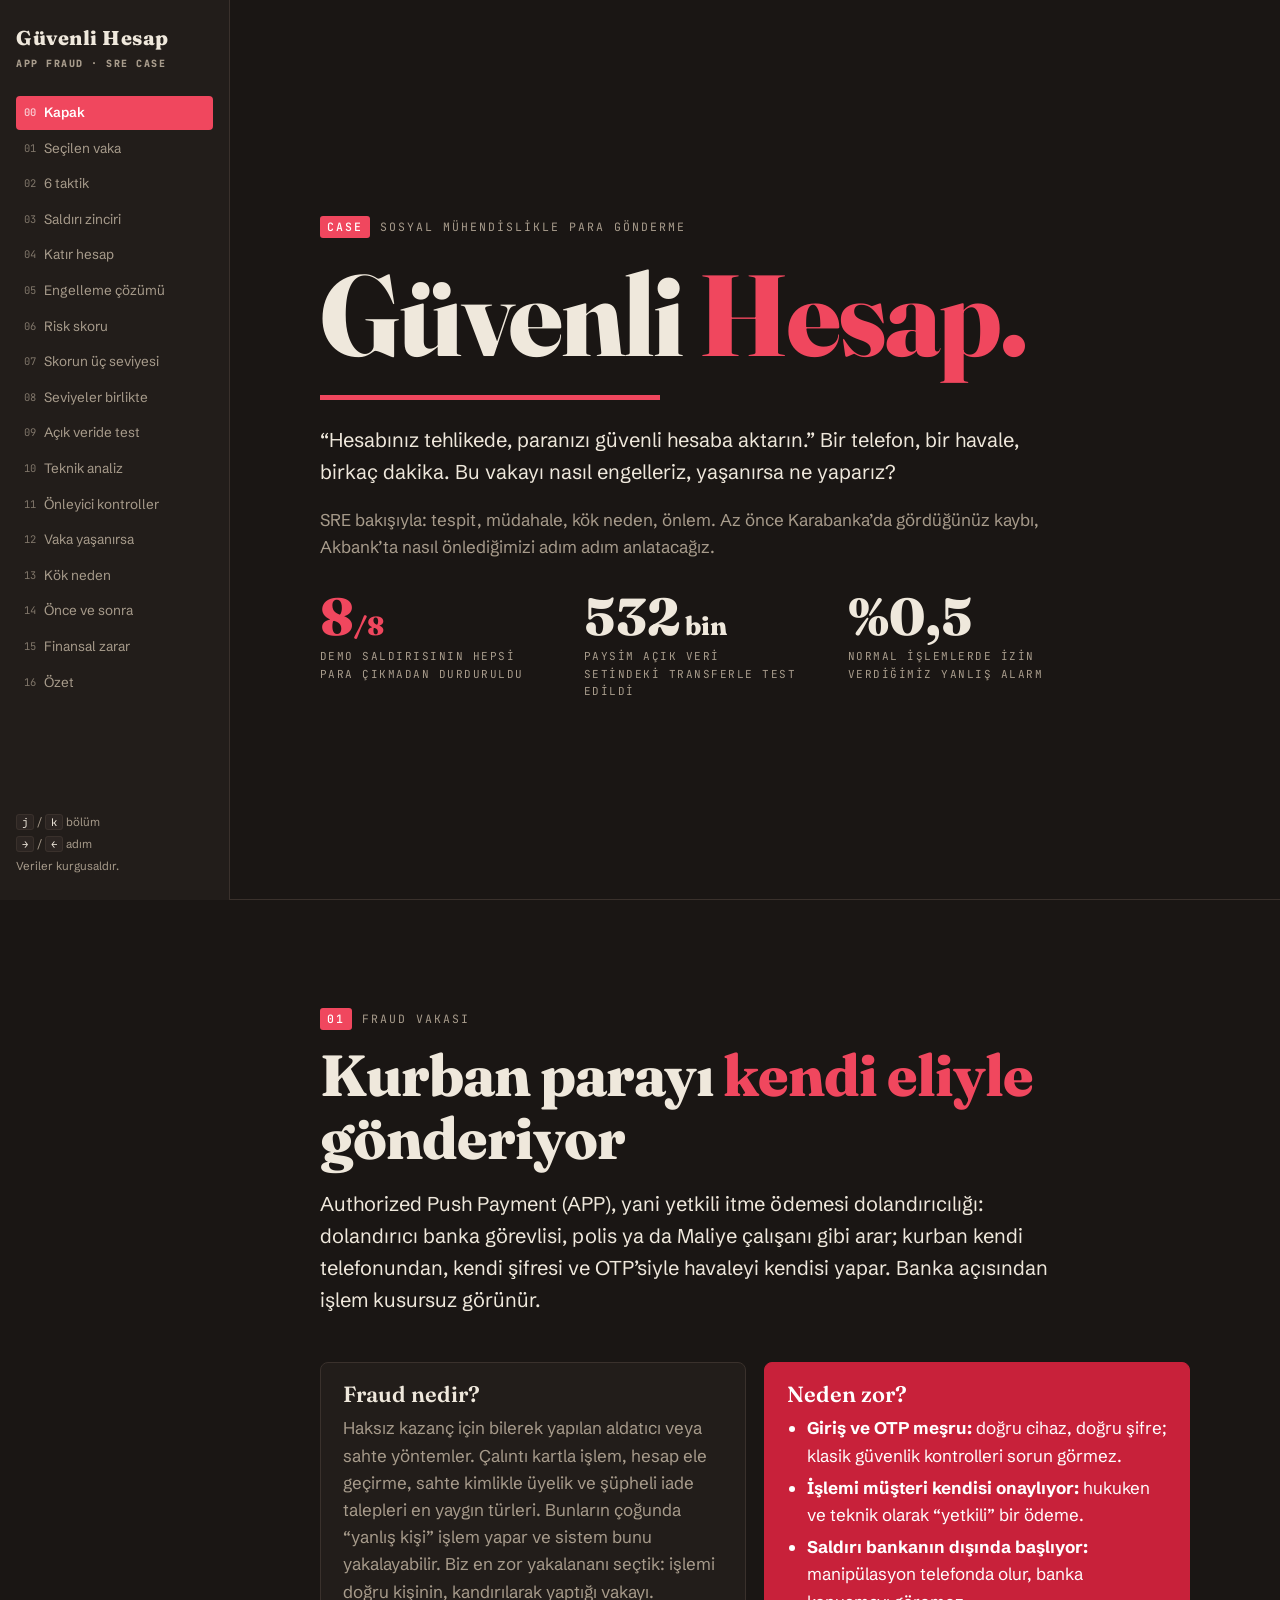
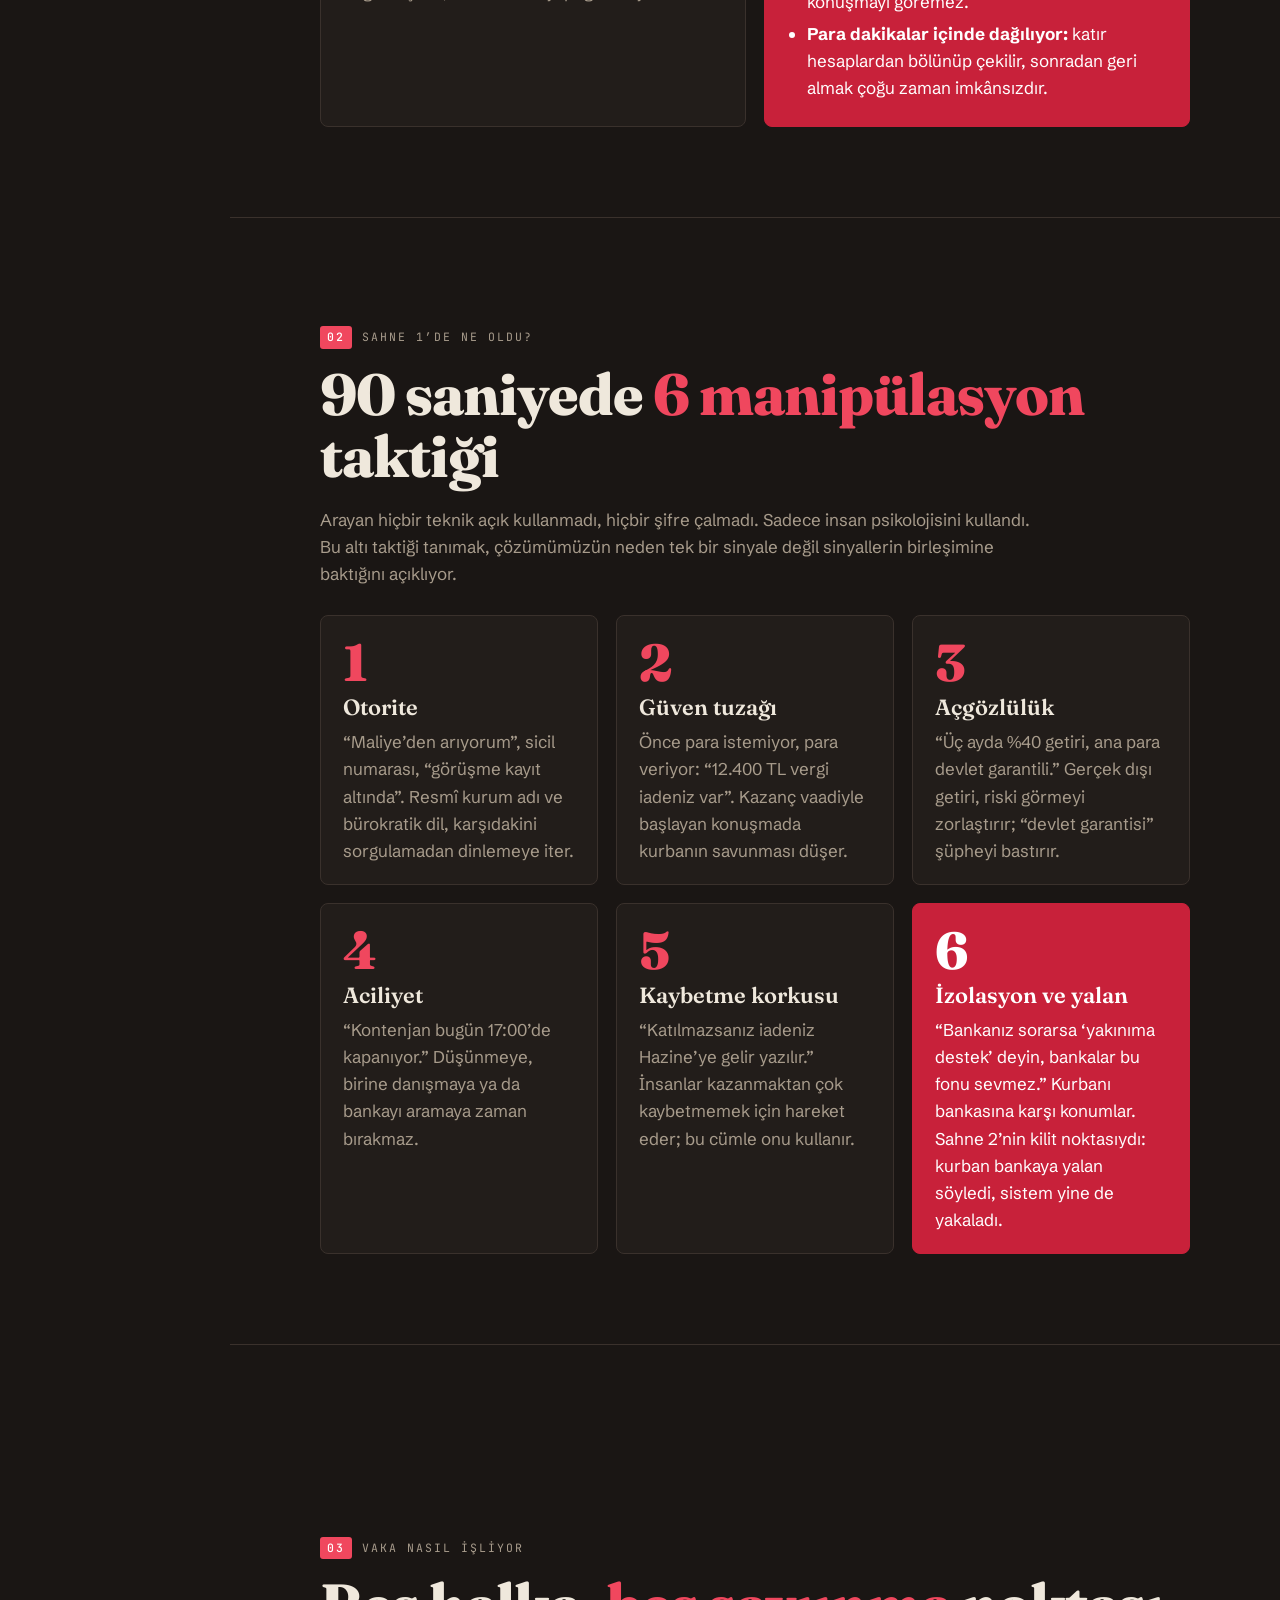
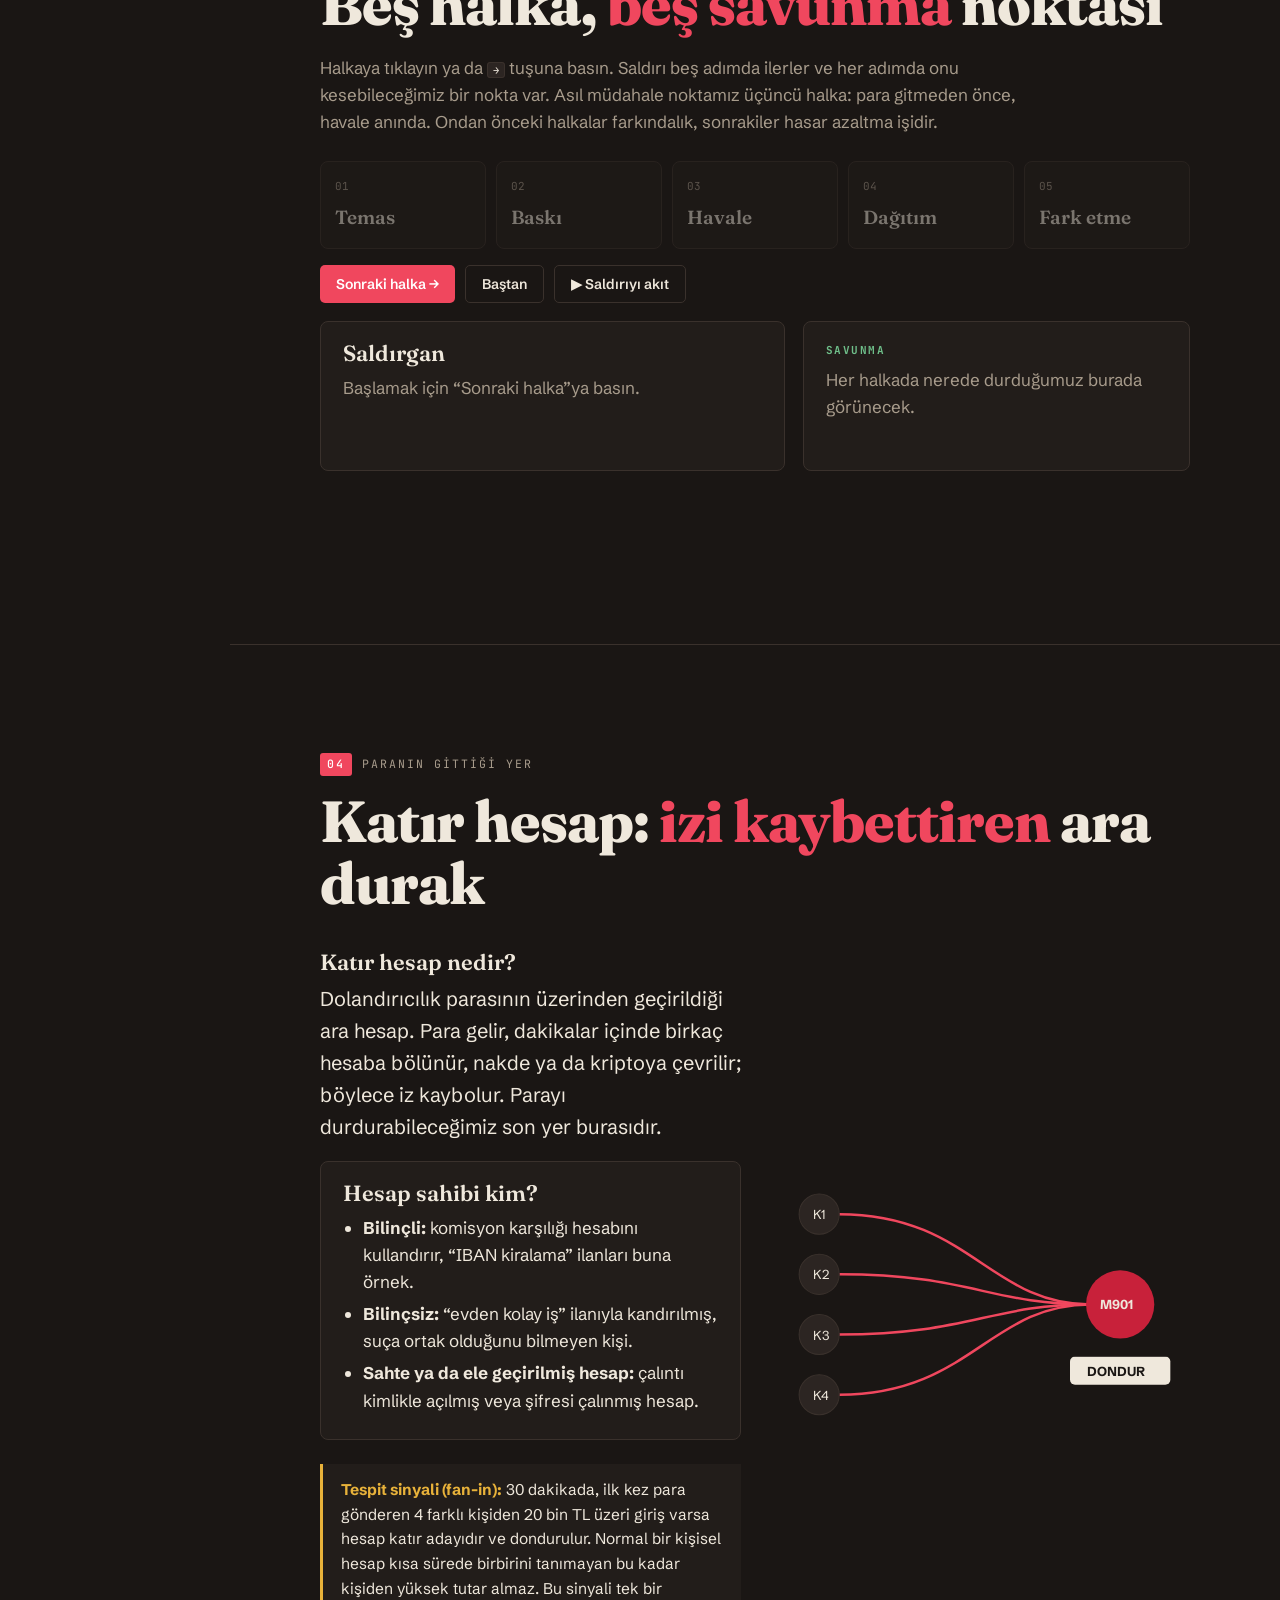
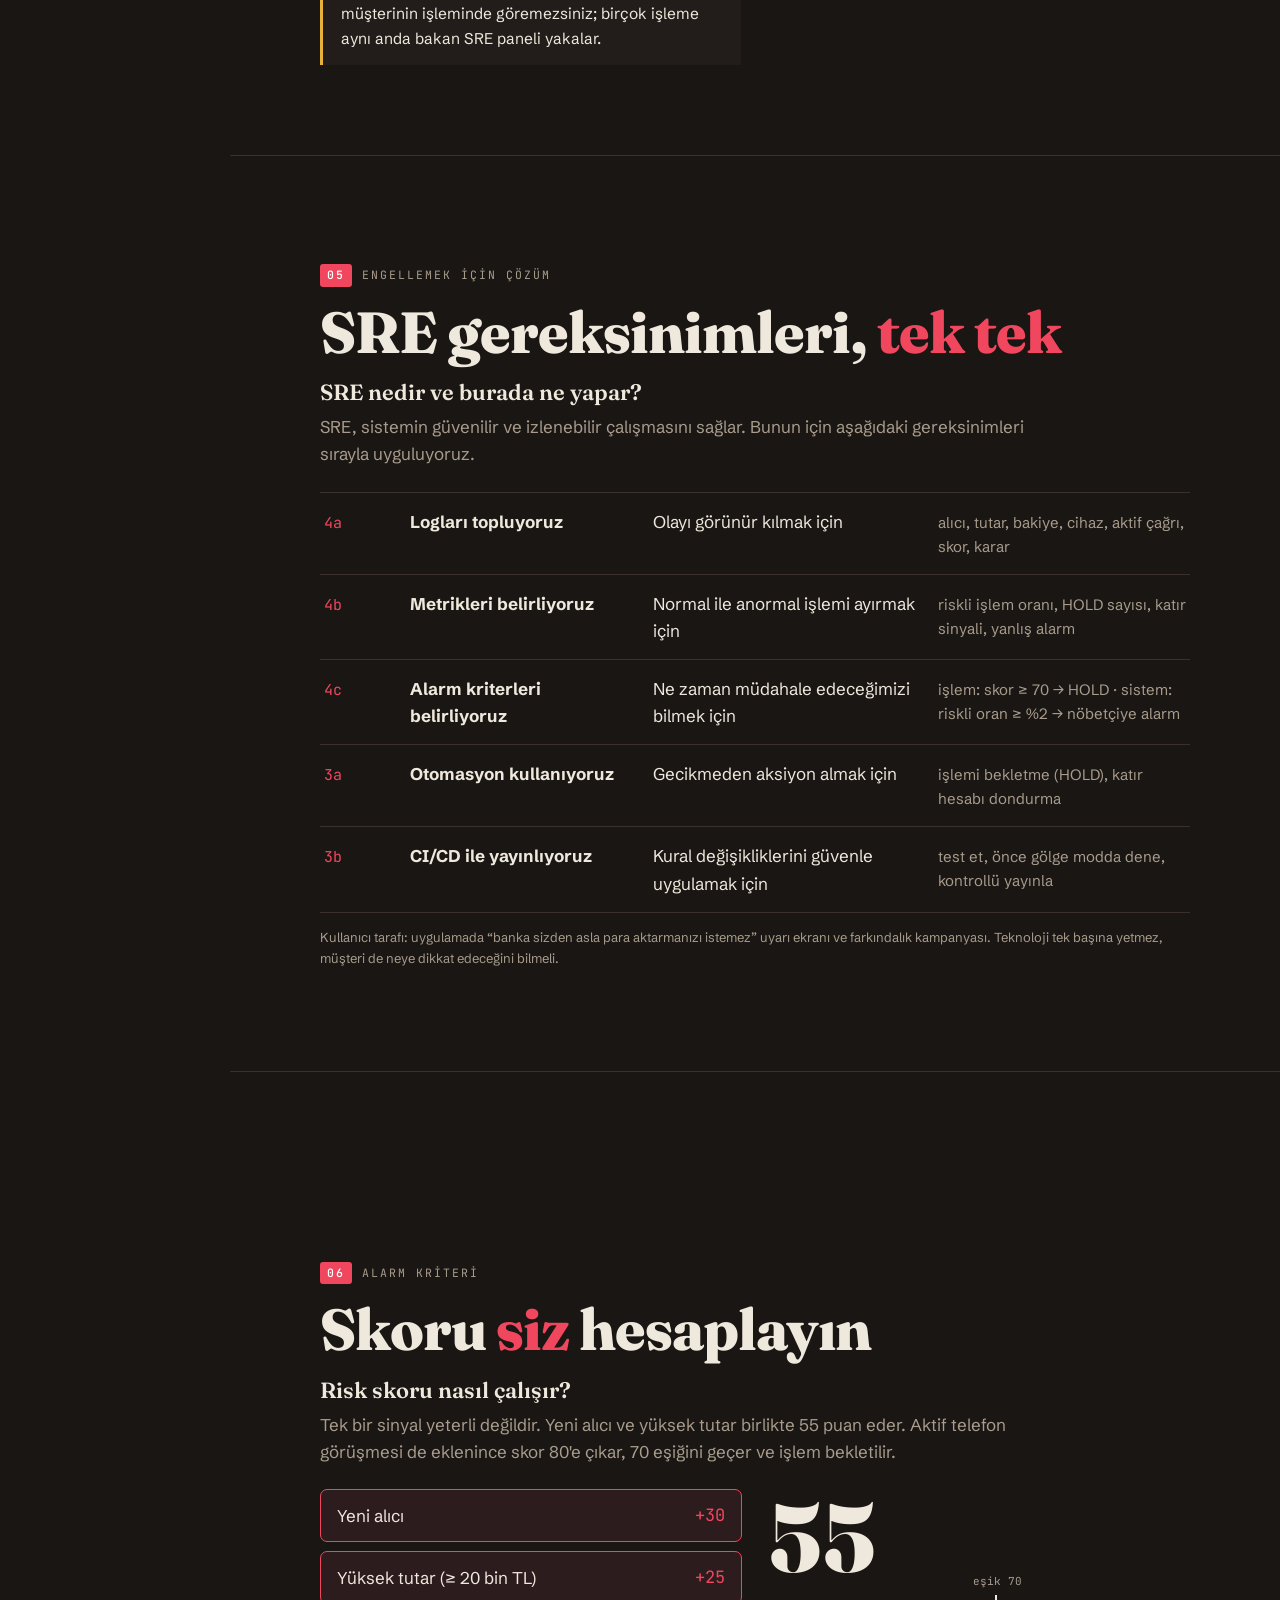
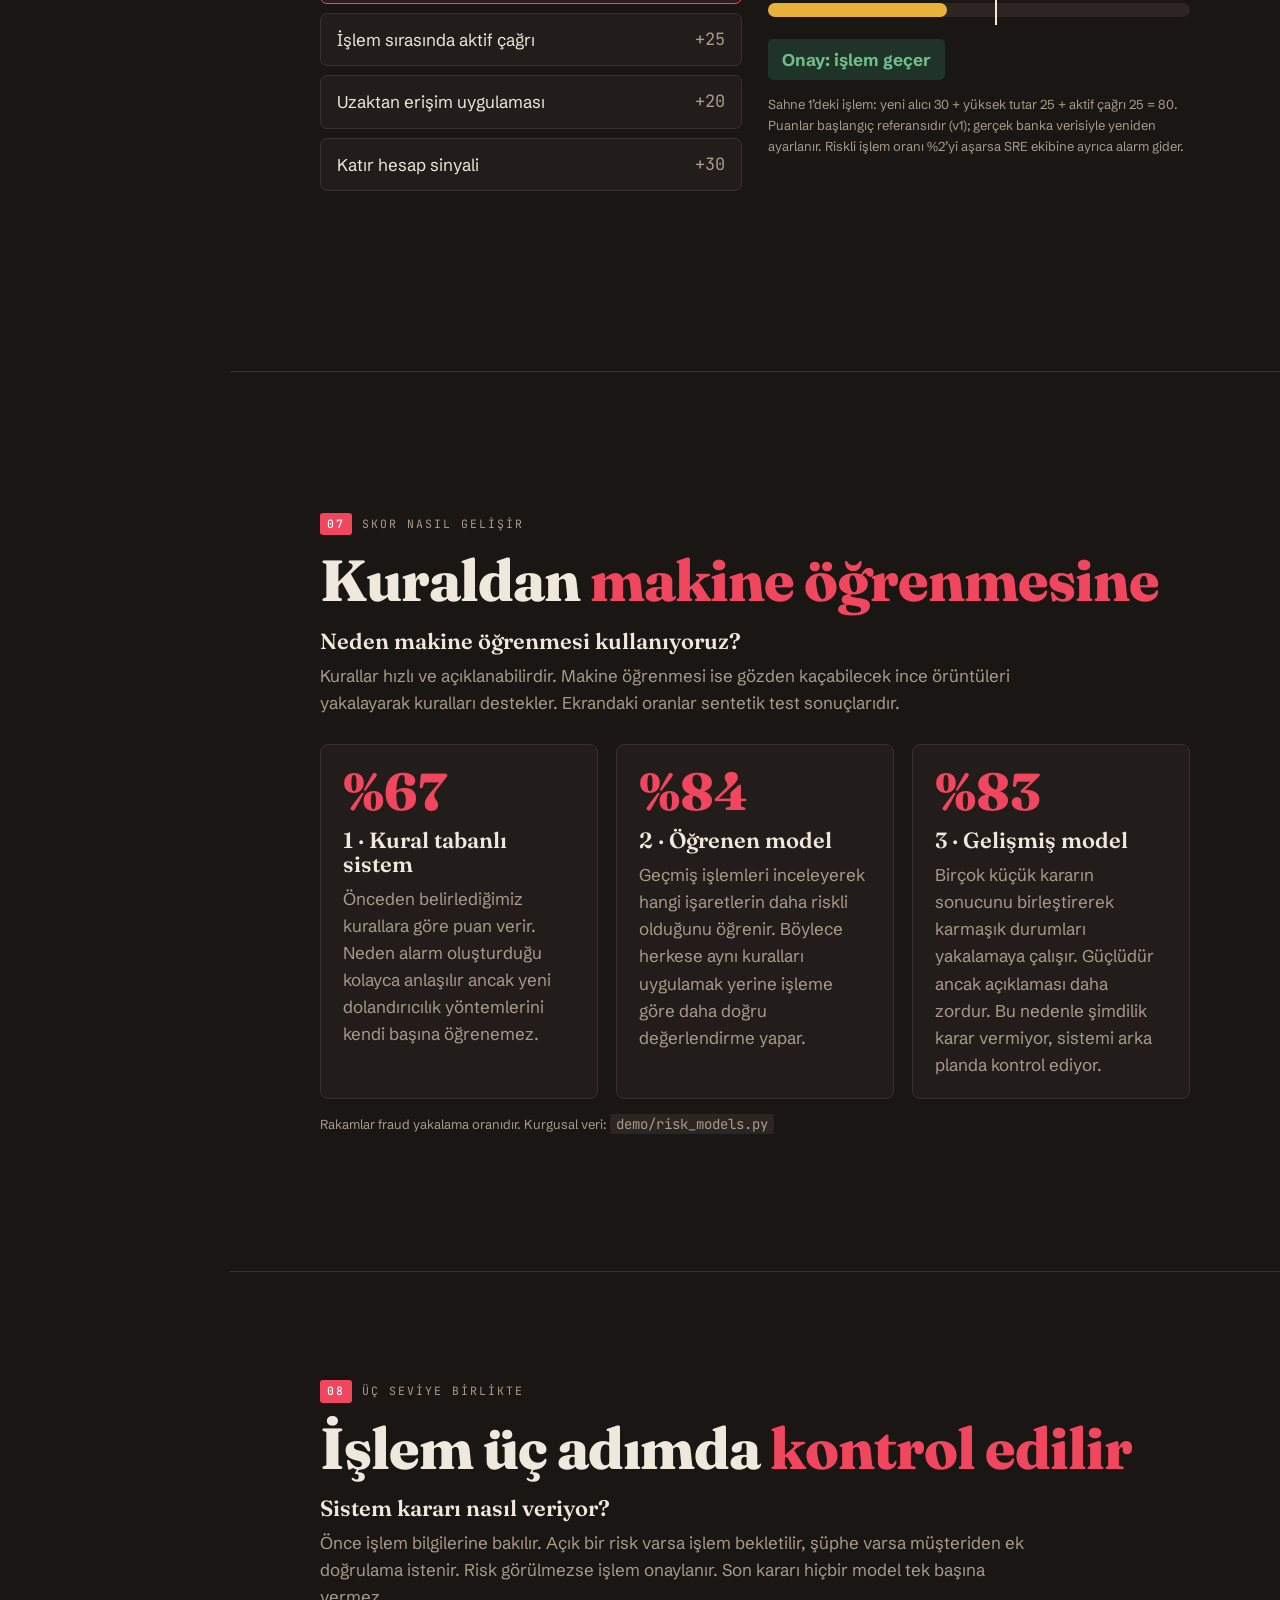
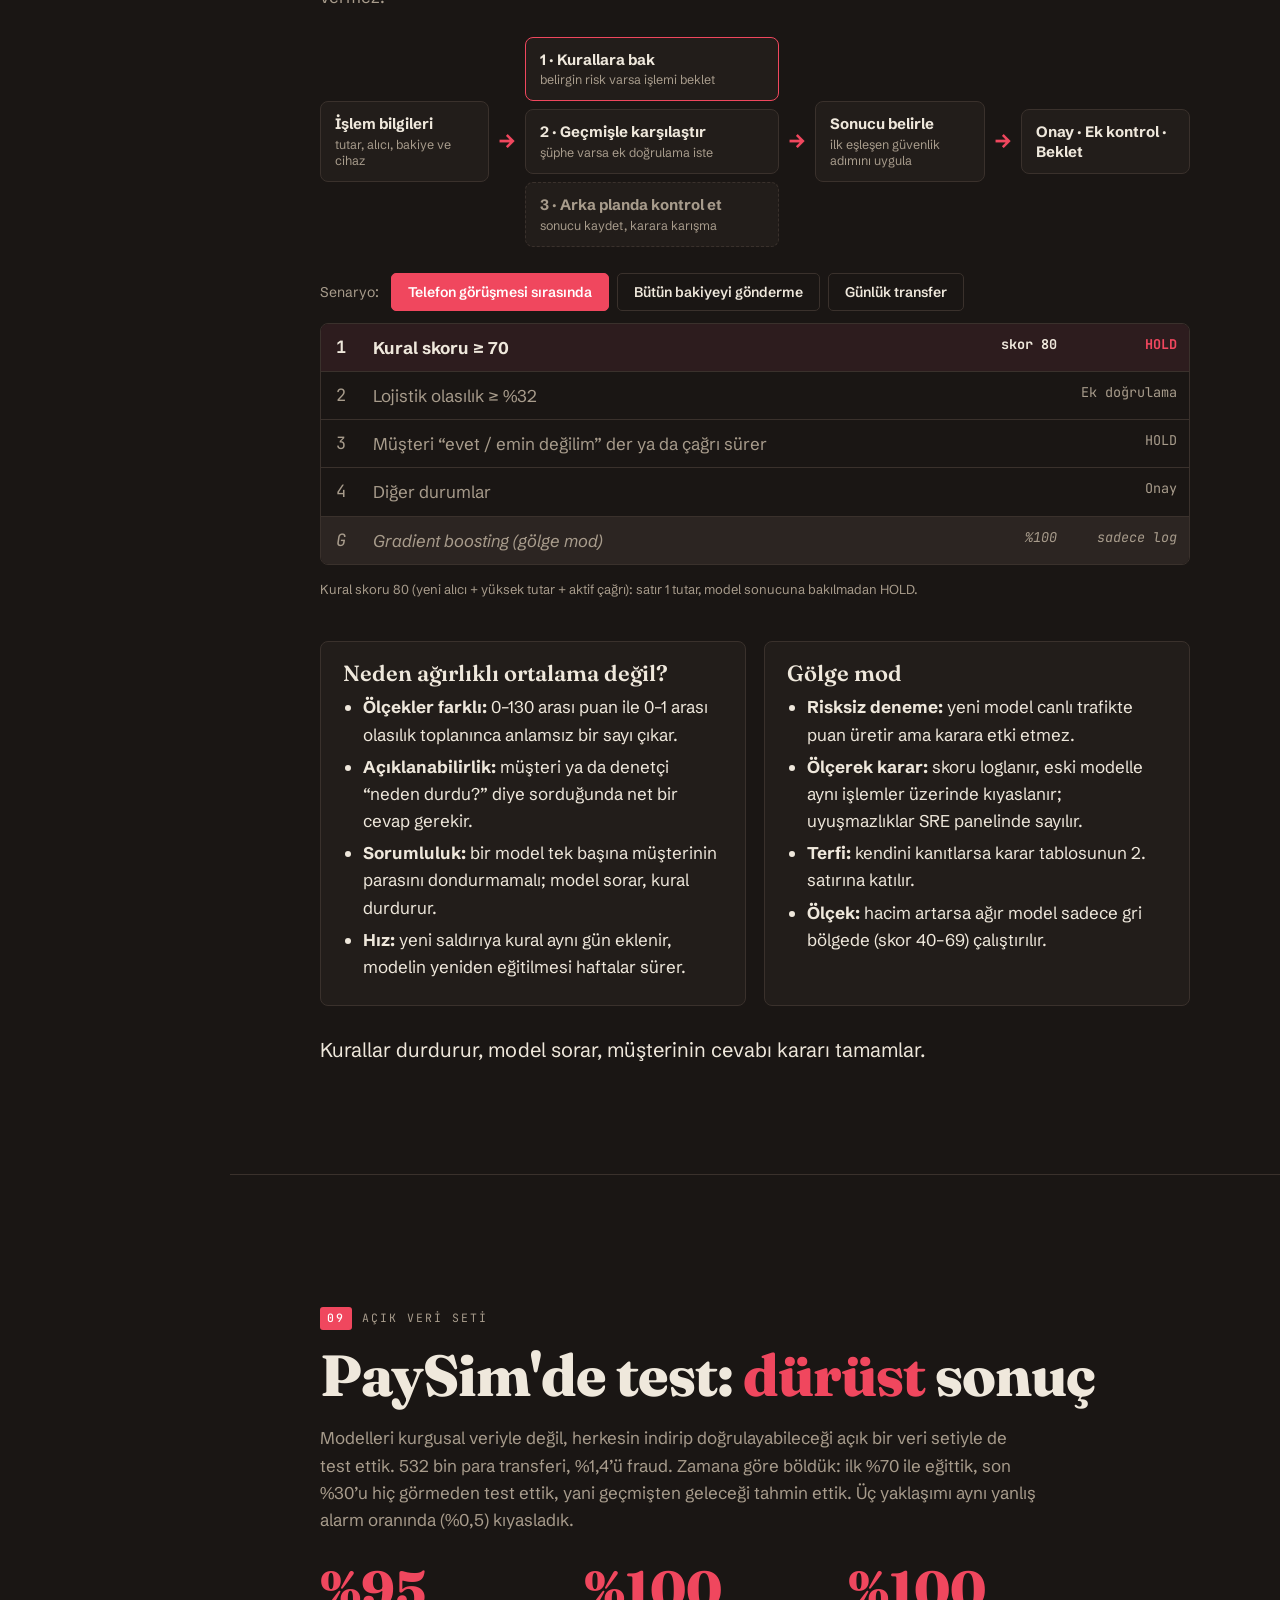
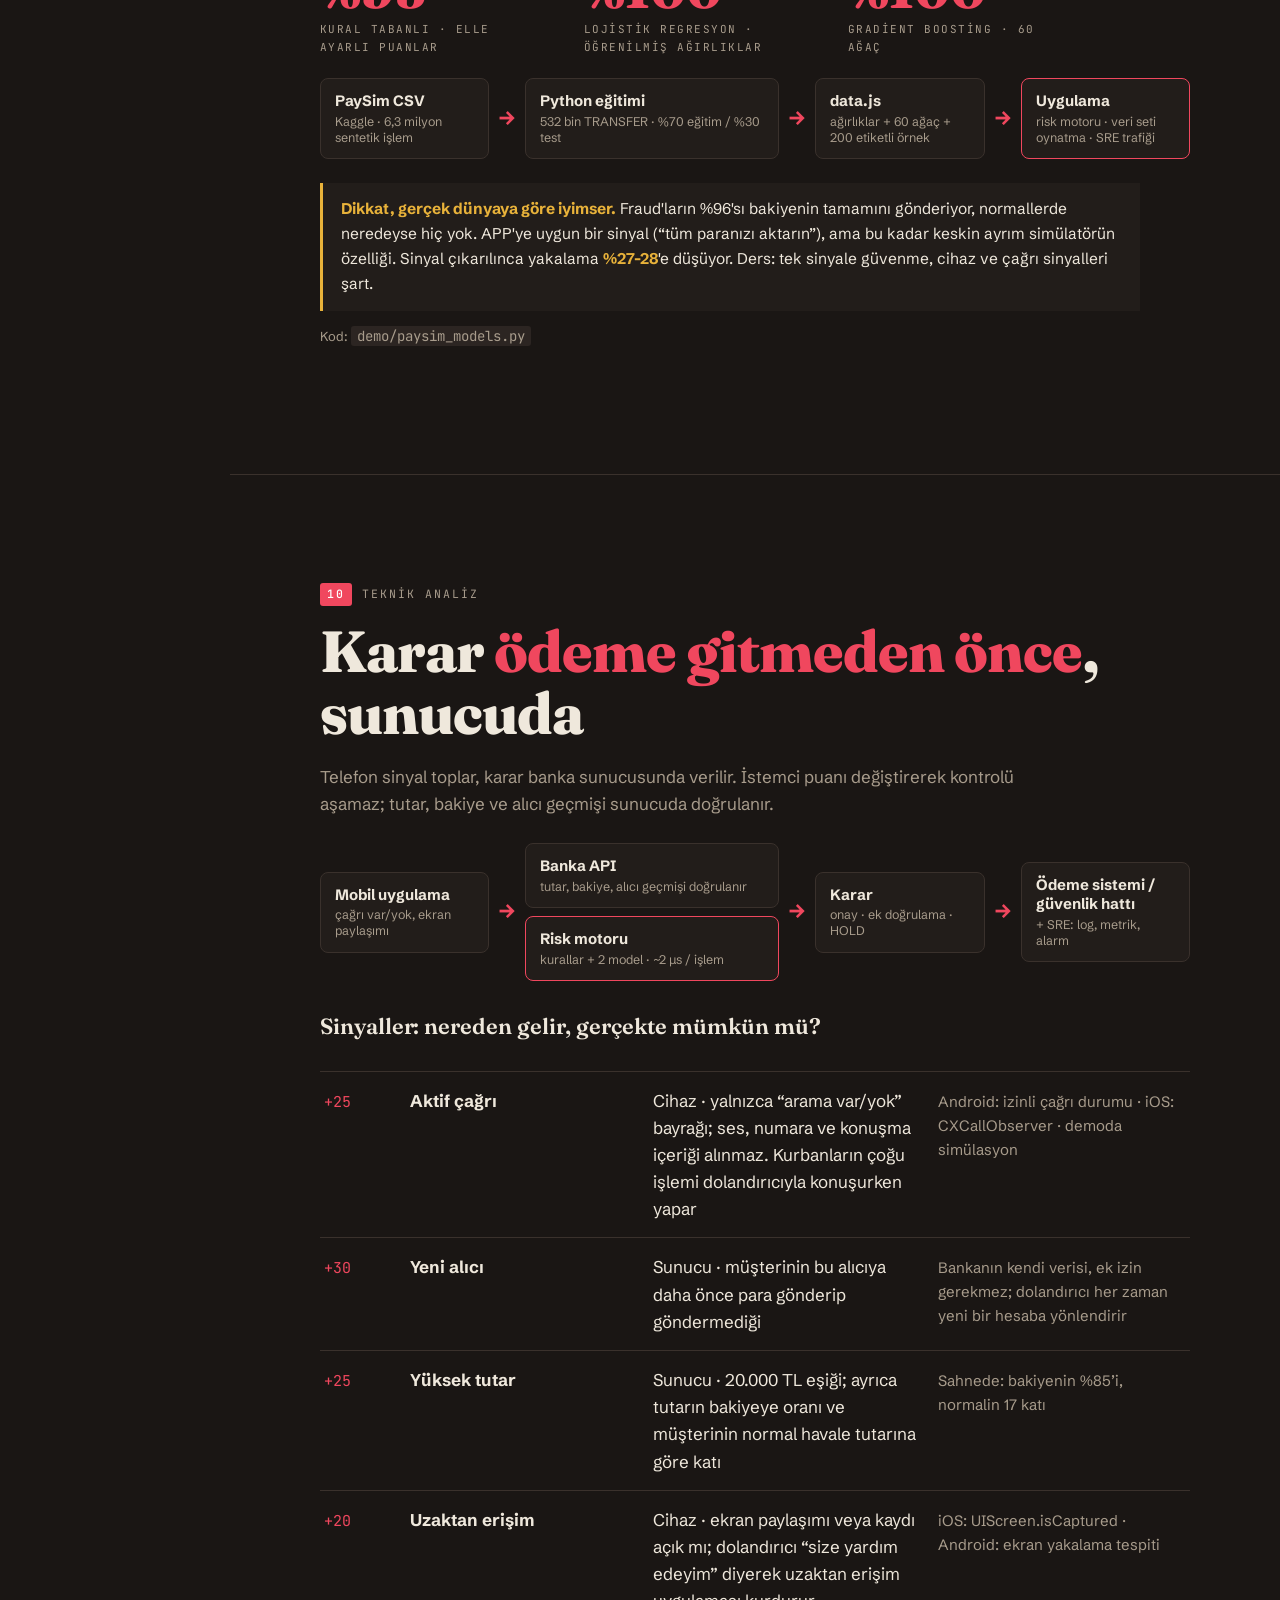
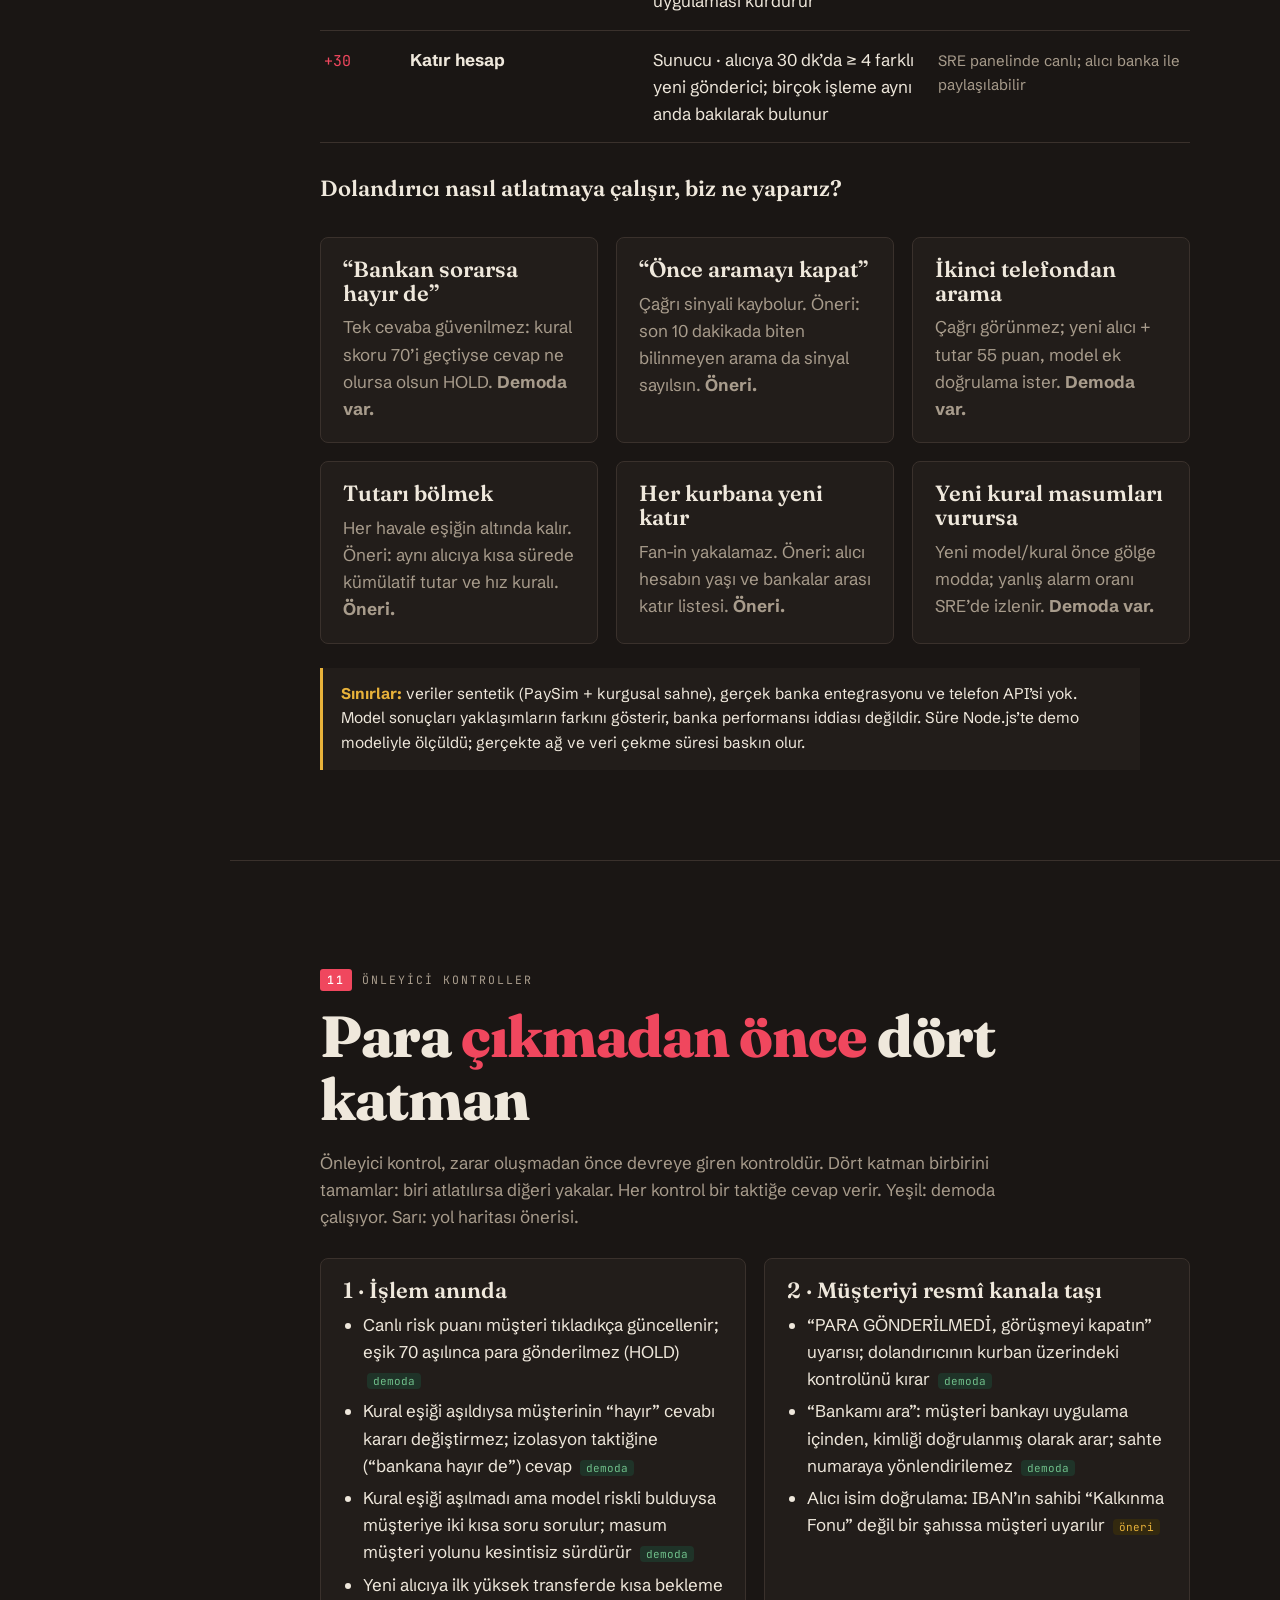
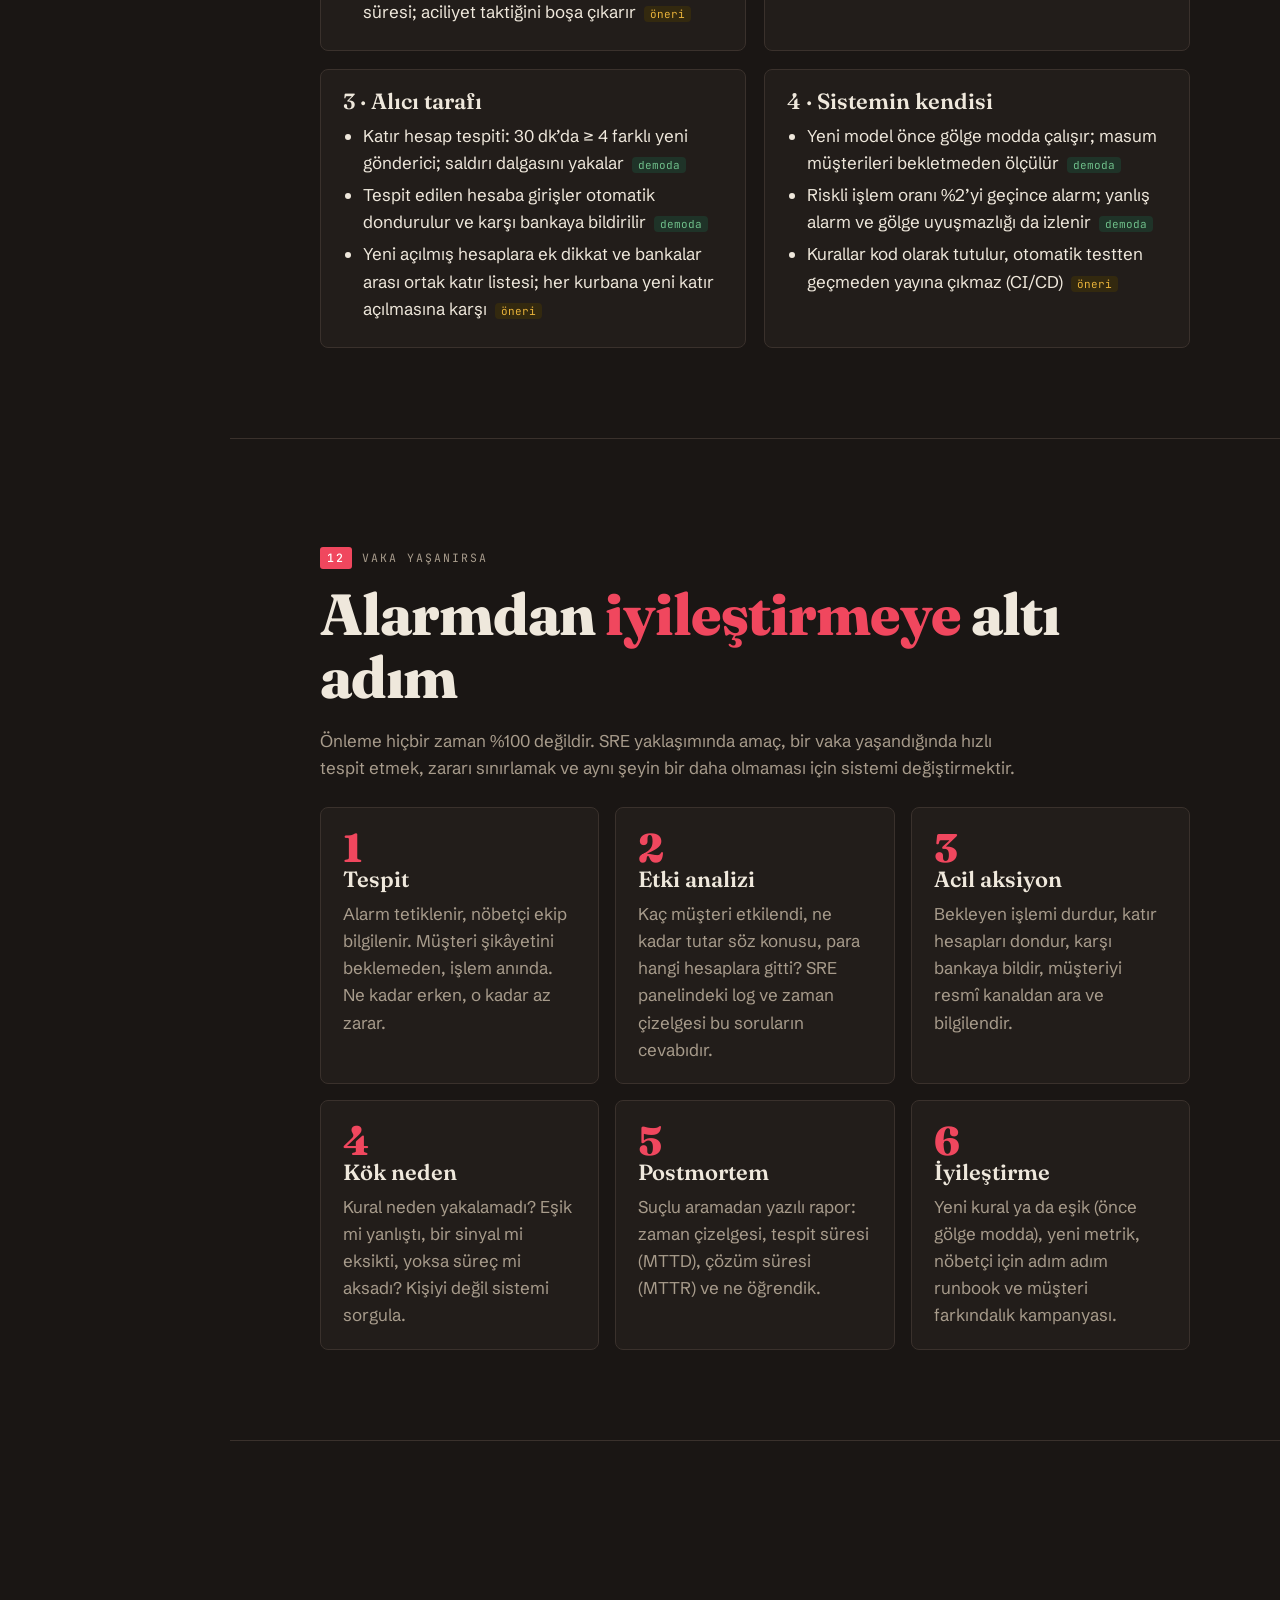
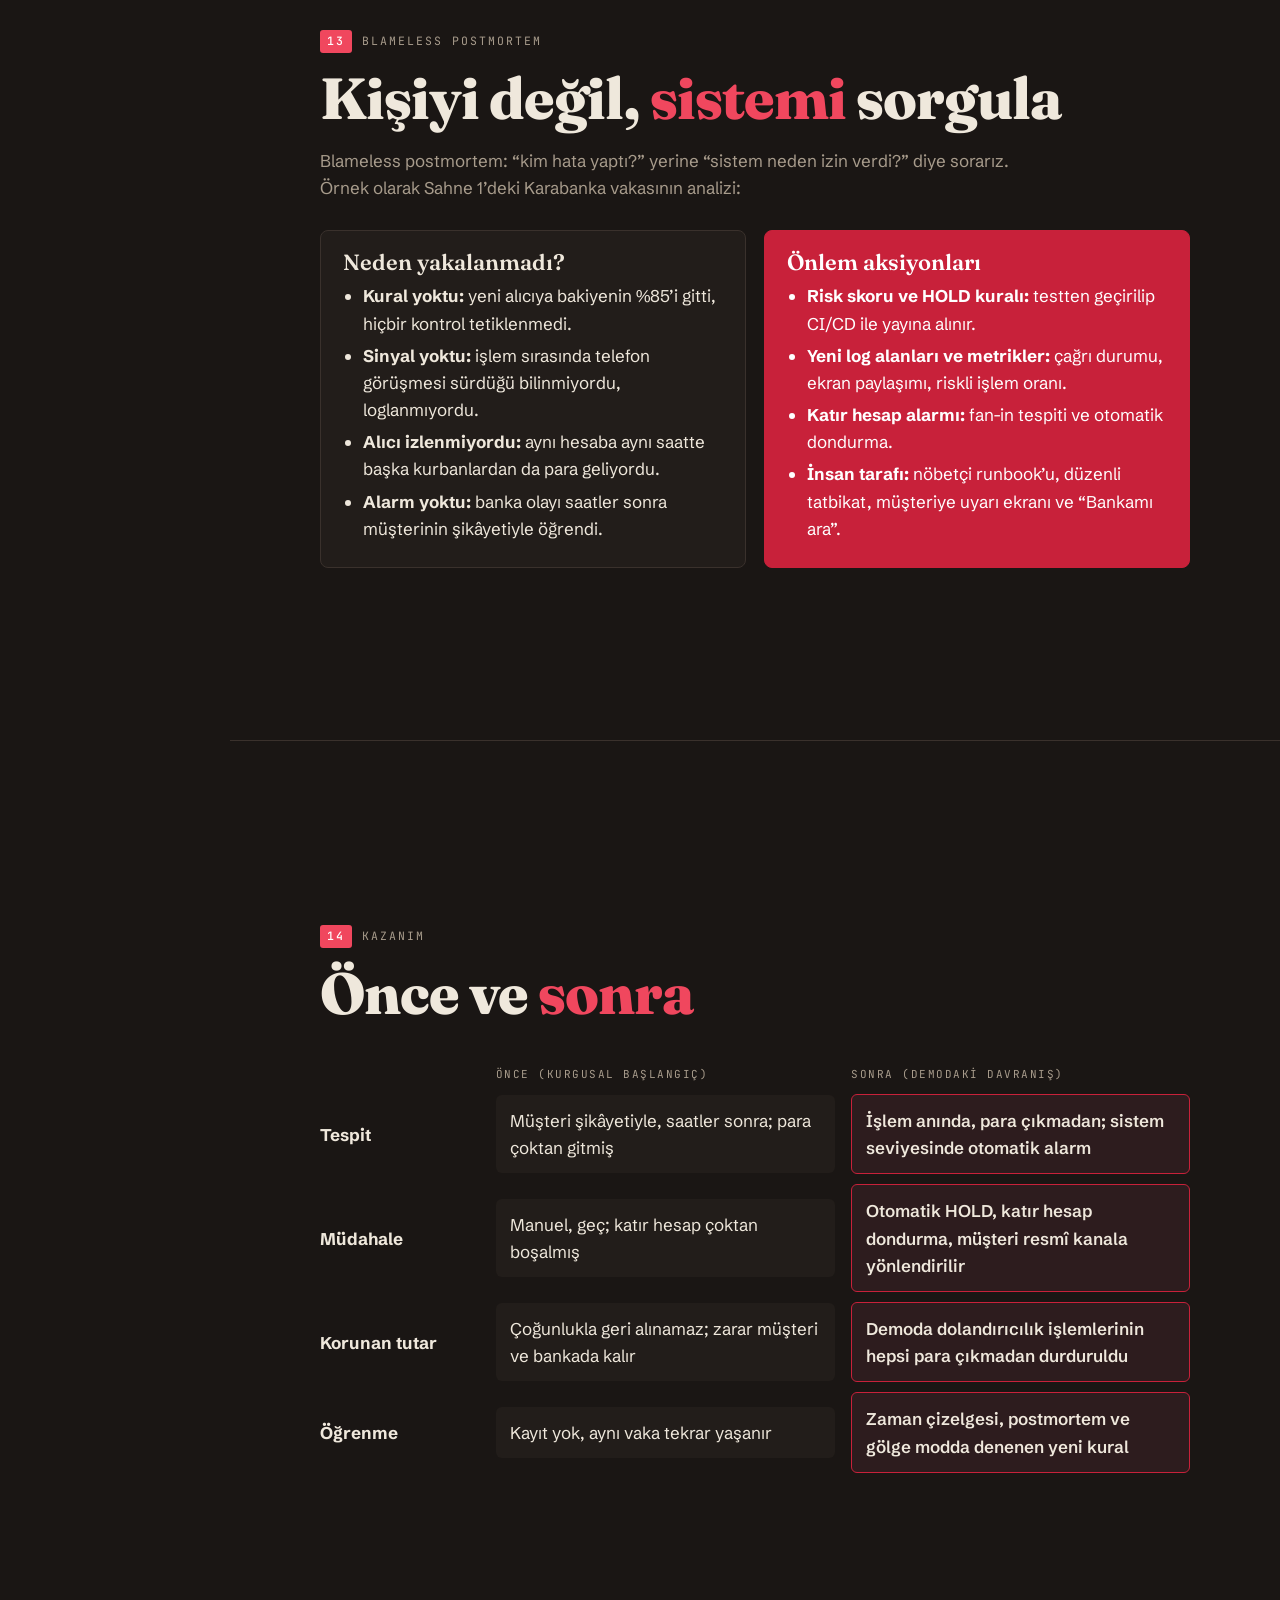
<file: presentation/index.html>
<!doctype html>
<html lang="tr">
<head>
<meta charset="utf-8">
<meta name="viewport" content="width=device-width, initial-scale=1">
<title>Güvenli Hesap · APP Fraud Case</title>
<link rel="preconnect" href="https://fonts.googleapis.com">
<link rel="preconnect" href="https://fonts.gstatic.com" crossorigin>
<link href="https://fonts.googleapis.com/css2?family=Fraunces:opsz,wght@9..144,600;9..144,800&family=Schibsted+Grotesk:wght@400;600;700&family=JetBrains+Mono:wght@500&display=swap" rel="stylesheet">
<style>
  :root {
    --ink: #1a1614; --ink-2: #221d1a; --ink-3: #2c2522; --line: #3a312c;
    --paper: #efe8dc; --muted: #a89c8c; --red: #f0475e; --red-deep: #c8213a; --gold: #e8b23a; --ok: #6fbf8a;
    --serif: 'Fraunces', 'Iowan Old Style', Georgia, serif;
    --sans: 'Schibsted Grotesk', -apple-system, 'Segoe UI', Arial, sans-serif;
    --mono: 'JetBrains Mono', Consolas, monospace;
    --side: 230px;
  }
  * { box-sizing: border-box; }
  html { scroll-behavior: smooth; }
  body { margin: 0; background: var(--ink); color: var(--paper); font-family: var(--sans); font-size: 17px; line-height: 1.6; }
  a { color: inherit; }

  /* Sol menü */
  aside { position: fixed; inset: 0 auto 0 0; width: var(--side); background: var(--ink-2); border-right: 1px solid var(--line); padding: 22px 16px; display: flex; flex-direction: column; z-index: 10; }
  .brand { font-family: var(--serif); font-weight: 800; font-size: 20px; letter-spacing: .5px; }
  .brand small { display: block; font-family: var(--mono); font-size: 10px; color: var(--muted); letter-spacing: 1.5px; margin-top: 2px; }
  nav { margin-top: 24px; display: flex; flex-direction: column; gap: 2px; }
  nav a { text-decoration: none; font-size: 13.5px; padding: 6px 8px; border-radius: 4px; color: var(--muted); display: flex; gap: 8px; transition: background .25s, color .25s; }
  nav a span { font-family: var(--mono); font-size: 10.5px; opacity: .7; padding-top: 2px; }
  nav a:hover { color: var(--paper); }
  nav a.active { background: var(--red); color: #fff; font-weight: 600; }
  .keys { margin-top: auto; font-size: 11.5px; color: var(--muted); line-height: 1.9; }
  kbd { font-family: var(--mono); font-size: 10.5px; background: var(--ink-3); border: 1px solid var(--line); border-radius: 3px; padding: 0 5px; color: var(--paper); }
  #progress { position: fixed; top: 0; left: var(--side); right: 0; height: 3px; background: var(--red); transform-origin: left; transform: scaleX(0); z-index: 11; }

  main { margin-left: var(--side); }
  section { min-height: 100vh; padding: 12vh 7vw 10vh; border-bottom: 1px solid var(--line); display: flex; flex-direction: column; justify-content: center; max-width: 1180px; }
  .label { display: flex; align-items: center; gap: 10px; font-family: var(--mono); font-size: 11.5px; letter-spacing: 2px; text-transform: uppercase; color: var(--muted); margin-bottom: 14px; }
  .label b { background: var(--red); color: #fff; padding: 2px 7px; border-radius: 3px; font-weight: 500; }
  h1, h2, h3 { font-family: var(--serif); font-weight: 800; line-height: 1.08; margin: 0; }
  h1 { font-size: clamp(56px, 9vw, 120px); letter-spacing: -2px; }
  h1 em, h2 em { font-style: normal; color: var(--red); }
  h2 { font-size: clamp(34px, 4.6vw, 58px); letter-spacing: -1px; margin-bottom: 18px; }
  h3 { font-size: 22px; font-weight: 600; margin-bottom: 8px; }
  .lead { font-size: 20px; max-width: 760px; margin: 0 0 18px; }
  .sub { color: var(--muted); max-width: 720px; margin: 0; }
  .rule { width: 340px; max-width: 60%; height: 5px; background: var(--red); margin: 18px 0 24px; transform-origin: left; }

  .grid { display: grid; gap: 18px; margin-top: 28px; }
  .g2 { grid-template-columns: repeat(2, 1fr); } .g3 { grid-template-columns: repeat(3, 1fr); }
  .card { background: var(--ink-2); border: 1px solid var(--line); border-radius: 8px; padding: 20px 22px; }
  .card.hot { background: var(--red-deep); border-color: var(--red-deep); color: #fff; }
  .card.hot .sub, .card.hot li { color: #fff; }
  .card ul { margin: 6px 0 0; padding-left: 20px; } .card li { margin: 5px 0; }
  .note { border-left: 3px solid var(--gold); background: var(--ink-2); padding: 14px 18px; margin-top: 24px; color: var(--paper); max-width: 820px; font-size: 15.5px; }
  .note b { color: var(--gold); }
  .tiny { font-size: 13px; color: var(--muted); margin-top: 14px; }

  /* Rakamlar */
  .stats { display: flex; flex-wrap: wrap; gap: 44px; margin-top: 30px; }
  .stat .n { font-family: var(--serif); font-size: 52px; font-weight: 800; line-height: 1; }
  .stat .n small { font-size: 26px; }
  .stat .t { font-family: var(--mono); font-size: 11px; letter-spacing: 1.5px; text-transform: uppercase; color: var(--muted); margin-top: 6px; max-width: 220px; }
  .stat.red .n { color: var(--red); }

  /* Kaydırınca belirme */
  .reveal { opacity: 0; transform: translateY(26px); transition: opacity .8s cubic-bezier(.2,.7,.2,1), transform .8s cubic-bezier(.2,.7,.2,1); }
  .reveal.in { opacity: 1; transform: none; }
  .d1 { transition-delay: .1s; } .d2 { transition-delay: .2s; } .d3 { transition-delay: .3s; } .d4 { transition-delay: .4s; } .d5 { transition-delay: .5s; }
  .rule.reveal { transform: scaleX(0); } .rule.reveal.in { transform: scaleX(1); }

  /* Saldırı zinciri */
  .chain { display: grid; grid-template-columns: repeat(5, 1fr); gap: 10px; margin-top: 26px; }
  .link { background: var(--ink-2); border: 1px solid var(--line); border-radius: 8px; padding: 16px 14px; cursor: pointer; opacity: .45; transition: opacity .35s, border-color .35s, transform .35s; text-align: left; color: inherit; font: inherit; }
  .link .no { font-family: var(--mono); font-size: 11px; color: var(--muted); }
  .link .nm { font-family: var(--serif); font-size: 19px; font-weight: 600; margin-top: 6px; }
  .link.done { opacity: .8; }
  .link.on { opacity: 1; border-color: var(--red); transform: translateY(-4px); }
  .controls { display: flex; gap: 10px; margin-top: 16px; flex-wrap: wrap; }
  button.btn { font: 600 14px var(--sans); background: var(--red); color: #fff; border: 0; border-radius: 5px; padding: 9px 16px; cursor: pointer; }
  button.btn.ghost { background: transparent; color: var(--paper); border: 1px solid var(--line); }
  .detail { margin-top: 18px; display: grid; grid-template-columns: 1.2fr 1fr; gap: 18px; }
  .detail .card { min-height: 150px; }
  .detail .def b { color: var(--ok); font-family: var(--mono); font-size: 11px; letter-spacing: 1.5px; text-transform: uppercase; display: block; margin-bottom: 6px; }
  .fade { animation: fade .45s ease; } @keyframes fade { from { opacity: 0; transform: translateY(8px); } to { opacity: 1; transform: none; } }

  /* Katır hesap çizimi */
  .mule-wrap { display: grid; grid-template-columns: 1fr 1fr; gap: 28px; align-items: center; margin-top: 18px; }
  svg.mule { width: 100%; height: auto; }
  svg.mule .flow { stroke: var(--red); stroke-width: 2.5; fill: none; stroke-dasharray: 320; stroke-dashoffset: 320; }
  .in svg.mule .flow { animation: draw 1.4s ease forwards; }
  .in svg.mule .flow:nth-of-type(2) { animation-delay: .25s; } .in svg.mule .flow:nth-of-type(3) { animation-delay: .5s; } .in svg.mule .flow:nth-of-type(4) { animation-delay: .75s; }
  @keyframes draw { to { stroke-dashoffset: 0; } }
  svg.mule .freeze { opacity: 0; }
  .in svg.mule .freeze { animation: pop .5s ease 2.2s forwards; }
  @keyframes pop { from { opacity: 0; transform: scale(.8); } to { opacity: 1; transform: scale(1); } }
  svg.mule text { font-family: var(--sans); fill: var(--paper); font-size: 13px; }

  /* SRE tablosu */
  .rows { margin-top: 24px; border-top: 1px solid var(--line); }
  .row { display: grid; grid-template-columns: 70px 1.1fr 1.3fr 1.2fr; gap: 16px; padding: 15px 4px; border-bottom: 1px solid var(--line); align-items: baseline; }
  .row .code { font-family: var(--mono); color: var(--red); font-size: 15px; }
  .row .k { font-weight: 700; } .row .ex { color: var(--muted); font-size: 15px; }

  /* Risk hesaplayıcı */
  .calc { display: grid; grid-template-columns: 1fr 1fr; gap: 26px; margin-top: 24px; align-items: start; }
  .sig { display: flex; justify-content: space-between; align-items: center; width: 100%; background: var(--ink-2); border: 1px solid var(--line); border-radius: 7px; padding: 12px 16px; margin-bottom: 9px; cursor: pointer; color: inherit; font: inherit; text-align: left; transition: border-color .25s, background .25s; }
  .sig .pt { font-family: var(--mono); color: var(--muted); }
  .sig[aria-pressed="true"] { border-color: var(--red); background: #2d1c1e; }
  .sig[aria-pressed="true"] .pt { color: var(--red); }
  .gauge .score { font-family: var(--serif); font-size: 96px; font-weight: 800; line-height: 1; }
  .bar { position: relative; height: 14px; background: var(--ink-3); border-radius: 7px; margin: 18px 0 8px; overflow: visible; }
  .bar i { position: absolute; inset: 0 auto 0 0; width: 0; background: var(--ok); border-radius: 7px; transition: width .5s cubic-bezier(.2,.7,.2,1), background .3s; }
  .bar .thr { position: absolute; top: -8px; bottom: -8px; width: 2px; background: var(--paper); left: calc(70 / 130 * 100%); }
  .bar .thr::after { content: "eşik 70"; position: absolute; top: -22px; left: -22px; font-family: var(--mono); font-size: 11px; color: var(--muted); white-space: nowrap; }
  .verdict { display: inline-block; margin-top: 14px; padding: 7px 14px; border-radius: 5px; font-weight: 700; background: #1f3328; color: var(--ok); transition: background .3s, color .3s; }
  .verdict.hold { background: var(--red); color: #fff; }

  /* Zaman çizelgesi */
  .steps { margin-top: 26px; display: grid; grid-template-columns: repeat(3, 1fr); gap: 16px; }
  .step .num { font-family: var(--serif); font-size: 40px; font-weight: 800; color: var(--red); line-height: 1; }

  /* Önce / sonra */
  .vs { margin-top: 24px; display: grid; grid-template-columns: 160px 1fr 1fr; gap: 10px 16px; align-items: center; }
  .vs .h { font-family: var(--mono); font-size: 11px; letter-spacing: 1.5px; text-transform: uppercase; color: var(--muted); }
  .vs .a, .vs .b { padding: 12px 14px; border-radius: 6px; background: var(--ink-2); }
  .vs .b { background: #2d1c1e; border: 1px solid var(--red-deep); font-weight: 600; }
  .vs .k { font-weight: 700; }

  /* Seviyeler birlikte: akış ve karar tablosu */
  .flow { display: grid; grid-template-columns: 1fr auto 1.5fr auto 1fr auto 1fr; gap: 10px; align-items: center; margin-top: 26px; }
  .fbox { background: var(--ink-2); border: 1px solid var(--line); border-radius: 8px; padding: 12px 14px; font-weight: 700; font-size: 15px; line-height: 1.3; }
  .fbox small { display: block; font-weight: 400; color: var(--muted); font-size: 12.5px; margin-top: 3px; }
  .fbox.hot { border-color: var(--red); } .fbox.ghost { border-style: dashed; color: var(--muted); }
  .fstack { display: grid; gap: 8px; }
  .farrow { color: var(--red); font-size: 22px; font-weight: 700; }
  .scen { display: flex; gap: 8px; flex-wrap: wrap; align-items: center; margin-top: 26px; }
  .scen > span { color: var(--muted); font-size: 14px; margin-right: 4px; }
  button.btn.ghost.on { background: var(--red); border-color: var(--red); color: #fff; }
  .dtp { margin-top: 12px; border: 1px solid var(--line); border-radius: 8px; overflow: hidden; display: grid; grid-template-columns: 40px 1fr auto auto; max-width: 900px; }
  .dtp > div { display: contents; }
  .dtp span { padding: 10px 12px; border-bottom: 1px solid var(--line); transition: background .35s, color .35s; }
  .dtp > div:last-child span { border-bottom: 0; }
  .dtp .n { font-family: var(--mono); color: var(--muted); text-align: center; }
  .dtp .v, .dtp .res { font-family: var(--mono); font-size: 13.5px; white-space: nowrap; text-align: right; }
  .dtp .pass span { color: var(--muted); text-decoration: line-through; text-decoration-color: #5a4f48; }
  .dtp .skip span { color: var(--muted); }
  .dtp .hit span { background: #2d1c1e; color: var(--paper); font-weight: 700; } .dtp .hit .res { color: var(--red); }
  .dtp .next span { background: #33290f; color: var(--gold); }
  .dtp .shadow span { background: var(--ink-3); color: var(--muted); font-style: italic; }
  @media (max-width: 900px) {
    .flow { grid-template-columns: 1fr; } .farrow { transform: rotate(90deg); justify-self: center; }
    .dtp { grid-template-columns: 30px 1fr auto; } .dtp .v { display: none; }
  }
  /* Finansal zarar hesabı */
  .fin { display: grid; grid-template-columns: 1fr 1.1fr; gap: 28px; margin-top: 14px; align-items: start; }
  .fin-in { display: grid; grid-template-columns: 1fr 1fr; gap: 12px 20px; }
  .fin-in label { font-size: 13.5px; color: var(--muted); display: flex; flex-direction: column; gap: 4px; }
  .fin-in label b { color: var(--paper); font-family: var(--mono); font-size: 14px; }
  .fin-in input[type=range] { width: 100%; accent-color: var(--red); }
  .fbar { display: grid; grid-template-columns: 150px 1fr auto; gap: 12px; align-items: center; margin-bottom: 10px; font-size: 14px; }
  .fbar i { display: block; height: 18px; border-radius: 4px; background: var(--red); width: 0; transition: width .6s cubic-bezier(.2,.7,.2,1); }
  .fbar i.after { background: var(--ok); }
  .fbar b { font-family: var(--mono); font-size: 14px; white-space: nowrap; }
  .fin-kpis { display: grid; grid-template-columns: 1fr 1fr; gap: 10px; margin-top: 14px; }
  .fin-kpis div { background: var(--ink-2); border: 1px solid var(--line); border-radius: 8px; padding: 10px 12px; }
  .fin-kpis small { display: block; color: var(--muted); font-size: 12px; }
  .fin-kpis b { font-family: var(--serif); font-size: 24px; }
  @media (max-width: 900px) { .fin, .fin-in { grid-template-columns: 1fr; } .fbar { grid-template-columns: 1fr auto; } .fbar i { grid-column: 1 / -1; grid-row: 2; } }
  .ok-tag, .todo-tag { font-family: var(--mono); font-size: 11px; padding: 1px 6px; border-radius: 4px; margin-left: 4px; white-space: nowrap; }
  .ok-tag { background: #1f3328; color: var(--ok); } .todo-tag { background: #33290f; color: var(--gold); }
  .readlist { margin: 8px 0 10px; padding-left: 22px; font-size: 15.5px; line-height: 1.5; }
  .readlist li { margin: 6px 0; }
  .card.hot .readlist b { color: #fff; }
  .demo-link { display: inline-block; margin-top: 22px; background: var(--red); color: #fff; text-decoration: none; font-weight: 700; padding: 13px 22px; border-radius: 6px; }
  code { font-family: var(--mono); font-size: 14px; background: var(--ink-3); padding: 1px 6px; border-radius: 3px; }

  @media (max-width: 900px) {
    :root { --side: 0px; }
    aside { position: sticky; top: 0; width: 100%; inset: auto; flex-direction: row; align-items: center; padding: 10px 16px; border-right: 0; border-bottom: 1px solid var(--line); }
    nav, .keys { display: none; }
    #progress { left: 0; }
    section { padding: 64px 16px; min-height: auto; }
    .g2, .g3, .steps, .calc, .detail, .mule-wrap { grid-template-columns: 1fr; }
    .chain { grid-template-columns: 1fr 1fr; }
    .row { grid-template-columns: 54px 1fr; } .row .ex { grid-column: 2; }
    .vs { grid-template-columns: 1fr; } .vs .h:first-child { display: none; }
    .stats { gap: 26px; }
  }
  @media (prefers-reduced-motion: reduce) {
    html { scroll-behavior: auto; }
    .reveal, .rule.reveal { opacity: 1; transform: none; transition: none; }
    svg.mule .flow { stroke-dashoffset: 0; animation: none !important; } svg.mule .freeze { opacity: 1; animation: none !important; }
  }
</style>
</head>
<body>
<div id="progress"></div>
<aside>
  <div class="brand">Güvenli Hesap<small>APP FRAUD · SRE CASE</small></div>
  <nav id="toc"></nav>
  <div class="keys">
    <kbd>j</kbd> / <kbd>k</kbd> bölüm<br>
    <kbd>→</kbd> / <kbd>←</kbd> adım<br>
    Veriler kurgusaldır.
  </div>
</aside>

<main>
<!-- 00 Kapak -->
<section id="kapak" data-title="Kapak">
  <div class="label reveal"><b>CASE</b> SOSYAL MÜHENDİSLİKLE PARA GÖNDERME</div>
  <h1 class="reveal d1">Güvenli <em>Hesap.</em></h1>
  <div class="rule reveal d2"></div>
  <p class="lead reveal d2">“Hesabınız tehlikede, paranızı güvenli hesaba aktarın.” Bir telefon, bir havale, birkaç dakika. Bu vakayı nasıl engelleriz, yaşanırsa ne yaparız?</p>
  <p class="sub reveal d3">SRE bakışıyla: tespit, müdahale, kök neden, önlem. Az önce Karabanka’da gördüğünüz kaybı, Akbank’ta nasıl önlediğimizi adım adım anlatacağız.</p>
  <div class="stats reveal d4">
    <div class="stat red"><div class="n"><span data-count="8">0</span><small>/8</small></div><div class="t">demo saldırısının hepsi para çıkmadan durduruldu</div></div>
    <div class="stat"><div class="n"><span data-count="532">0</span><small> bin</small></div><div class="t">PaySim açık veri setindeki transferle test edildi</div></div>
    <div class="stat"><div class="n">%<span data-count="0.5" data-dec="1">0</span></div><div class="t">normal işlemlerde izin verdiğimiz yanlış alarm</div></div>
  </div>
</section>

<!-- 01 Vaka -->
<section id="vaka" data-title="Seçilen vaka">
  <div class="label reveal"><b>01</b> FRAUD VAKASI</div>
  <h2 class="reveal d1">Kurban parayı <em>kendi eliyle</em> gönderiyor</h2>
  <p class="lead reveal d2">Authorized Push Payment (APP), yani yetkili itme ödemesi dolandırıcılığı: dolandırıcı banka görevlisi, polis ya da Maliye çalışanı gibi arar; kurban kendi telefonundan, kendi şifresi ve OTP’siyle havaleyi kendisi yapar. Banka açısından işlem kusursuz görünür.</p>
  <div class="grid g2">
    <div class="card reveal d2"><h3>Fraud nedir?</h3><p class="sub">Haksız kazanç için bilerek yapılan aldatıcı veya sahte yöntemler. Çalıntı kartla işlem, hesap ele geçirme, sahte kimlikle üyelik ve şüpheli iade talepleri en yaygın türleri. Bunların çoğunda “yanlış kişi” işlem yapar ve sistem bunu yakalayabilir. Biz en zor yakalananı seçtik: işlemi doğru kişinin, kandırılarak yaptığı vakayı.</p></div>
    <div class="card hot reveal d3"><h3>Neden zor?</h3><ul><li><b>Giriş ve OTP meşru:</b> doğru cihaz, doğru şifre; klasik güvenlik kontrolleri sorun görmez.</li><li><b>İşlemi müşteri kendisi onaylıyor:</b> hukuken ve teknik olarak “yetkili” bir ödeme.</li><li><b>Saldırı bankanın dışında başlıyor:</b> manipülasyon telefonda olur, banka konuşmayı göremez.</li><li><b>Para dakikalar içinde dağılıyor:</b> katır hesaplardan bölünüp çekilir, sonradan geri almak çoğu zaman imkânsızdır.</li></ul></div>
  </div>
</section>

<!-- Taktikler -->
<section id="taktik" data-title="6 taktik">
  <div class="label reveal"><b>02</b> SAHNE 1’DE NE OLDU?</div>
  <h2 class="reveal d1">90 saniyede <em>6 manipülasyon</em> taktiği</h2>
  <p class="sub reveal d2">Arayan hiçbir teknik açık kullanmadı, hiçbir şifre çalmadı. Sadece insan psikolojisini kullandı. Bu altı taktiği tanımak, çözümümüzün neden tek bir sinyale değil sinyallerin birleşimine baktığını açıklıyor.</p>
  <div class="grid g3">
    <div class="card reveal d1"><div class="stat red"><div class="n">1</div></div><h3 style="margin-top:8px">Otorite</h3><p class="sub">“Maliye’den arıyorum”, sicil numarası, “görüşme kayıt altında”. Resmî kurum adı ve bürokratik dil, karşıdakini sorgulamadan dinlemeye iter.</p></div>
    <div class="card reveal d2"><div class="stat red"><div class="n">2</div></div><h3 style="margin-top:8px">Güven tuzağı</h3><p class="sub">Önce para istemiyor, para veriyor: “12.400 TL vergi iadeniz var”. Kazanç vaadiyle başlayan konuşmada kurbanın savunması düşer.</p></div>
    <div class="card reveal d3"><div class="stat red"><div class="n">3</div></div><h3 style="margin-top:8px">Açgözlülük</h3><p class="sub">“Üç ayda %40 getiri, ana para devlet garantili.” Gerçek dışı getiri, riski görmeyi zorlaştırır; “devlet garantisi” şüpheyi bastırır.</p></div>
    <div class="card reveal d1"><div class="stat red"><div class="n">4</div></div><h3 style="margin-top:8px">Aciliyet</h3><p class="sub">“Kontenjan bugün 17:00’de kapanıyor.” Düşünmeye, birine danışmaya ya da bankayı aramaya zaman bırakmaz.</p></div>
    <div class="card reveal d2"><div class="stat red"><div class="n">5</div></div><h3 style="margin-top:8px">Kaybetme korkusu</h3><p class="sub">“Katılmazsanız iadeniz Hazine’ye gelir yazılır.” İnsanlar kazanmaktan çok kaybetmemek için hareket eder; bu cümle onu kullanır.</p></div>
    <div class="card hot reveal d3"><div class="stat"><div class="n">6</div></div><h3 style="margin-top:8px">İzolasyon ve yalan</h3><p class="sub">“Bankanız sorarsa ‘yakınıma destek’ deyin, bankalar bu fonu sevmez.” Kurbanı bankasına karşı konumlar. Sahne 2’nin kilit noktasıydı: kurban bankaya yalan söyledi, sistem yine de yakaladı.</p></div>
  </div>
</section>

<!-- 02 Zincir -->
<section id="zincir" data-title="Saldırı zinciri">
  <div class="label reveal"><b>03</b> VAKA NASIL İŞLİYOR</div>
  <h2 class="reveal d1">Beş halka, <em>beş savunma</em> noktası</h2>
  <p class="sub reveal d2">Halkaya tıklayın ya da <kbd>→</kbd> tuşuna basın. Saldırı beş adımda ilerler ve her adımda onu kesebileceğimiz bir nokta var. Asıl müdahale noktamız üçüncü halka: para gitmeden önce, havale anında. Ondan önceki halkalar farkındalık, sonrakiler hasar azaltma işidir.</p>
  <div class="chain reveal d3" id="chain"></div>
  <div class="controls reveal d3">
    <button class="btn" id="chainNext">Sonraki halka →</button>
    <button class="btn ghost" id="chainReset">Baştan</button>
    <button class="btn ghost" id="chainPlay">▶ Saldırıyı akıt</button>
  </div>
  <div class="detail reveal d4">
    <div class="card" id="chainAtk"></div>
    <div class="card def" id="chainDef"></div>
  </div>
</section>

<!-- 03 Katır hesap -->
<section id="katir" data-title="Katır hesap">
  <div class="label reveal"><b>04</b> PARANIN GİTTİĞİ YER</div>
  <h2 class="reveal d1">Katır hesap: <em>izi kaybettiren</em> ara durak</h2>
  <div class="mule-wrap">
    <div>
      <h3 class="reveal d2">Katır hesap nedir?</h3>
      <p class="lead reveal d2">Dolandırıcılık parasının üzerinden geçirildiği ara hesap. Para gelir, dakikalar içinde birkaç hesaba bölünür, nakde ya da kriptoya çevrilir; böylece iz kaybolur. Parayı durdurabileceğimiz son yer burasıdır.</p>
      <div class="card reveal d3"><h3>Hesap sahibi kim?</h3><ul><li><b>Bilinçli:</b> komisyon karşılığı hesabını kullandırır, “IBAN kiralama” ilanları buna örnek.</li><li><b>Bilinçsiz:</b> “evden kolay iş” ilanıyla kandırılmış, suça ortak olduğunu bilmeyen kişi.</li><li><b>Sahte ya da ele geçirilmiş hesap:</b> çalıntı kimlikle açılmış veya şifresi çalınmış hesap.</li></ul></div>
      <div class="note reveal d4"><b>Tespit sinyali (fan-in):</b> 30 dakikada, ilk kez para gönderen 4 farklı kişiden 20 bin TL üzeri giriş varsa hesap katır adayıdır ve dondurulur. Normal bir kişisel hesap kısa sürede birbirini tanımayan bu kadar kişiden yüksek tutar almaz. Bu sinyali tek bir müşterinin işleminde göremezsiniz; birçok işleme aynı anda bakan SRE paneli yakalar.</div>
    </div>
    <div class="reveal d2" id="muleBox">
      <svg class="mule" viewBox="0 0 420 260" role="img" aria-label="Dört kurbandan katır hesaba akan para ve hesabın dondurulması">
        <path class="flow" d="M70 40 C 200 40, 220 130, 320 130"/>
        <path class="flow" d="M70 100 C 200 100, 220 130, 320 130"/>
        <path class="flow" d="M70 160 C 200 160, 220 130, 320 130"/>
        <path class="flow" d="M70 220 C 200 220, 220 130, 320 130"/>
        <g fill="#2c2522" stroke="#3a312c">
          <circle cx="50" cy="40" r="20"/><circle cx="50" cy="100" r="20"/><circle cx="50" cy="160" r="20"/><circle cx="50" cy="220" r="20"/>
        </g>
        <text x="44" y="45">K1</text><text x="44" y="105">K2</text><text x="44" y="165">K3</text><text x="44" y="225">K4</text>
        <circle cx="350" cy="130" r="34" fill="#c8213a"/>
        <text x="330" y="135" style="font-weight:700">M901</text>
        <g class="freeze" style="transform-origin:350px 130px">
          <rect x="300" y="182" width="100" height="28" rx="5" fill="#efe8dc"/>
          <text x="317" y="201" style="fill:#1a1614;font-weight:700">DONDUR</text>
        </g>
      </svg>
    </div>
  </div>
</section>

<!-- 04 Engelleme -->
<section id="cozum" data-title="Engelleme çözümü">
  <div class="label reveal"><b>05</b> ENGELLEMEK İÇİN ÇÖZÜM</div>
  <h2 class="reveal d1">SRE gereksinimleri, <em>tek tek</em></h2>
  <h3 class="reveal d2">SRE nedir ve burada ne yapar?</h3>
  <p class="sub reveal d2">SRE, sistemin güvenilir ve izlenebilir çalışmasını sağlar. Bunun için aşağıdaki gereksinimleri sırayla uyguluyoruz.</p>
  <div class="rows">
    <div class="row reveal d1"><span class="code">4a</span><span class="k">Logları topluyoruz</span><span>Olayı görünür kılmak için</span><span class="ex">alıcı, tutar, bakiye, cihaz, aktif çağrı, skor, karar</span></div>
    <div class="row reveal d2"><span class="code">4b</span><span class="k">Metrikleri belirliyoruz</span><span>Normal ile anormal işlemi ayırmak için</span><span class="ex">riskli işlem oranı, HOLD sayısı, katır sinyali, yanlış alarm</span></div>
    <div class="row reveal d3"><span class="code">4c</span><span class="k">Alarm kriterleri belirliyoruz</span><span>Ne zaman müdahale edeceğimizi bilmek için</span><span class="ex">işlem: skor ≥ 70 → HOLD · sistem: riskli oran ≥ %2 → nöbetçiye alarm</span></div>
    <div class="row reveal d4"><span class="code">3a</span><span class="k">Otomasyon kullanıyoruz</span><span>Gecikmeden aksiyon almak için</span><span class="ex">işlemi bekletme (HOLD), katır hesabı dondurma</span></div>
    <div class="row reveal d5"><span class="code">3b</span><span class="k">CI/CD ile yayınlıyoruz</span><span>Kural değişikliklerini güvenle uygulamak için</span><span class="ex">test et, önce gölge modda dene, kontrollü yayınla</span></div>
  </div>
  <p class="tiny reveal">Kullanıcı tarafı: uygulamada “banka sizden asla para aktarmanızı istemez” uyarı ekranı ve farkındalık kampanyası. Teknoloji tek başına yetmez, müşteri de neye dikkat edeceğini bilmeli.</p>
</section>

<!-- 05 Risk skoru -->
<section id="skor" data-title="Risk skoru">
  <div class="label reveal"><b>06</b> ALARM KRİTERİ</div>
  <h2 class="reveal d1">Skoru <em>siz</em> hesaplayın</h2>
  <h3 class="reveal d2">Risk skoru nasıl çalışır?</h3>
  <p class="sub reveal d2">Tek bir sinyal yeterli değildir. Yeni alıcı ve yüksek tutar birlikte 55 puan eder. Aktif telefon görüşmesi de eklenince skor 80'e çıkar, 70 eşiğini geçer ve işlem bekletilir.</p>
  <div class="calc">
    <div class="reveal d2" id="signals"></div>
    <div class="gauge reveal d3">
      <div class="score" id="score">0</div>
      <div class="bar"><i id="barFill"></i><span class="thr"></span></div>
      <div class="verdict" id="verdict">Onay: işlem geçer</div>
      <p class="tiny">Sahne 1’deki işlem: yeni alıcı 30 + yüksek tutar 25 + aktif çağrı 25 = 80. Puanlar başlangıç referansıdır (v1); gerçek banka verisiyle yeniden ayarlanır. Riskli işlem oranı %2’yi aşarsa SRE ekibine ayrıca alarm gider.</p>
    </div>
  </div>
</section>

<!-- 06 Üç seviye -->
<section id="seviye" data-title="Skorun üç seviyesi">
  <div class="label reveal"><b>07</b> SKOR NASIL GELİŞİR</div>
  <h2 class="reveal d1">Kuraldan <em>makine öğrenmesine</em></h2>
  <h3 class="reveal d2">Neden makine öğrenmesi kullanıyoruz?</h3>
  <p class="sub reveal d2">Kurallar hızlı ve açıklanabilirdir. Makine öğrenmesi ise gözden kaçabilecek ince örüntüleri yakalayarak kuralları destekler. Ekrandaki oranlar sentetik test sonuçlarıdır.</p>
  <div class="grid g3">
    <div class="card reveal d2"><div class="stat red"><div class="n">%<span data-count="67">0</span></div></div><h3 style="margin-top:12px">1 · Kural tabanlı sistem</h3><p class="sub">Önceden belirlediğimiz kurallara göre puan verir. Neden alarm oluşturduğu kolayca anlaşılır ancak yeni dolandırıcılık yöntemlerini kendi başına öğrenemez.</p></div>
    <div class="card reveal d3"><div class="stat red"><div class="n">%<span data-count="84">0</span></div></div><h3 style="margin-top:12px">2 · Öğrenen model</h3><p class="sub">Geçmiş işlemleri inceleyerek hangi işaretlerin daha riskli olduğunu öğrenir. Böylece herkese aynı kuralları uygulamak yerine işleme göre daha doğru değerlendirme yapar.</p></div>
    <div class="card reveal d4"><div class="stat red"><div class="n">%<span data-count="83">0</span></div></div><h3 style="margin-top:12px">3 · Gelişmiş model</h3><p class="sub">Birçok küçük kararın sonucunu birleştirerek karmaşık durumları yakalamaya çalışır. Güçlüdür ancak açıklaması daha zordur. Bu nedenle şimdilik karar vermiyor, sistemi arka planda kontrol ediyor.</p></div>
  </div>
  <p class="tiny reveal">Rakamlar fraud yakalama oranıdır. Kurgusal veri: <code>demo/risk_models.py</code></p>
</section>

<!-- 07 Seviyeler birlikte -->
<section id="birlikte" data-title="Seviyeler birlikte">
  <div class="label reveal"><b>08</b> ÜÇ SEVİYE BİRLİKTE</div>
  <h2 class="reveal d1">İşlem üç adımda <em>kontrol edilir</em></h2>
  <h3 class="reveal d2">Sistem kararı nasıl veriyor?</h3>
  <p class="sub reveal d2">Önce işlem bilgilerine bakılır. Açık bir risk varsa işlem bekletilir, şüphe varsa müşteriden ek doğrulama istenir. Risk görülmezse işlem onaylanır. Son kararı hiçbir model tek başına vermez.</p>
  <div class="flow reveal d2">
    <div class="fbox">İşlem bilgileri<small>tutar, alıcı, bakiye ve cihaz</small></div><span class="farrow">→</span>
    <div class="fstack">
      <div class="fbox hot">1 · Kurallara bak<small>belirgin risk varsa işlemi beklet</small></div>
      <div class="fbox">2 · Geçmişle karşılaştır<small>şüphe varsa ek doğrulama iste</small></div>
      <div class="fbox ghost">3 · Arka planda kontrol et<small>sonucu kaydet, karara karışma</small></div>
    </div><span class="farrow">→</span>
    <div class="fbox">Sonucu belirle<small>ilk eşleşen güvenlik adımını uygula</small></div><span class="farrow">→</span>
    <div class="fbox">Onay · Ek kontrol · Beklet</div>
  </div>
  <div class="scen reveal d3"><span>Senaryo:</span>
    <button class="btn ghost" type="button" data-scen="hold">Telefon görüşmesi sırasında</button>
    <button class="btn ghost" type="button" data-scen="verify">Bütün bakiyeyi gönderme</button>
    <button class="btn ghost" type="button" data-scen="ok">Günlük transfer</button>
  </div>
  <div class="dtp reveal d3" id="dtp">
    <div data-row="1"><span class="n">1</span><span>Kural skoru ≥ 70</span><span class="v"></span><span class="res">HOLD</span></div>
    <div data-row="2"><span class="n">2</span><span>Lojistik olasılık ≥ %32</span><span class="v"></span><span class="res">Ek doğrulama</span></div>
    <div data-row="3"><span class="n">3</span><span>Müşteri “evet / emin değilim” der ya da çağrı sürer</span><span class="v"></span><span class="res">HOLD</span></div>
    <div data-row="4"><span class="n">4</span><span>Diğer durumlar</span><span class="v"></span><span class="res">Onay</span></div>
    <div data-row="G" class="shadow"><span class="n">G</span><span>Gradient boosting (gölge mod)</span><span class="v"></span><span class="res">sadece log</span></div>
  </div>
  <p class="tiny" id="dtpWhy"></p>
  <div class="grid g2">
    <div class="card reveal d2"><h3>Neden ağırlıklı ortalama değil?</h3><ul><li><b>Ölçekler farklı:</b> 0–130 arası puan ile 0–1 arası olasılık toplanınca anlamsız bir sayı çıkar.</li><li><b>Açıklanabilirlik:</b> müşteri ya da denetçi “neden durdu?” diye sorduğunda net bir cevap gerekir.</li><li><b>Sorumluluk:</b> bir model tek başına müşterinin parasını dondurmamalı; model sorar, kural durdurur.</li><li><b>Hız:</b> yeni saldırıya kural aynı gün eklenir, modelin yeniden eğitilmesi haftalar sürer.</li></ul></div>
    <div class="card reveal d3"><h3>Gölge mod</h3><ul><li><b>Risksiz deneme:</b> yeni model canlı trafikte puan üretir ama karara etki etmez.</li><li><b>Ölçerek karar:</b> skoru loglanır, eski modelle aynı işlemler üzerinde kıyaslanır; uyuşmazlıklar SRE panelinde sayılır.</li><li><b>Terfi:</b> kendini kanıtlarsa karar tablosunun 2. satırına katılır.</li><li><b>Ölçek:</b> hacim artarsa ağır model sadece gri bölgede (skor 40–69) çalıştırılır.</li></ul></div>
  </div>
  <p class="lead reveal" style="margin-top:28px">Kurallar durdurur, model sorar, müşterinin cevabı kararı tamamlar.</p>
</section>

<!-- 08 PaySim -->
<section id="paysim" data-title="Açık veride test">
  <div class="label reveal"><b>09</b> AÇIK VERİ SETİ</div>
  <h2 class="reveal d1">PaySim'de test: <em>dürüst</em> sonuç</h2>
  <p class="sub reveal d2">Modelleri kurgusal veriyle değil, herkesin indirip doğrulayabileceği açık bir veri setiyle de test ettik. 532 bin para transferi, %1,4’ü fraud. Zamana göre böldük: ilk %70 ile eğittik, son %30’u hiç görmeden test ettik, yani geçmişten geleceği tahmin ettik. Üç yaklaşımı aynı yanlış alarm oranında (%0,5) kıyasladık.</p>
  <div class="stats reveal d3">
    <div class="stat red"><div class="n">%<span data-count="95">0</span></div><div class="t">kural tabanlı · elle ayarlı puanlar</div></div>
    <div class="stat red"><div class="n">%<span data-count="100">0</span></div><div class="t">lojistik regresyon · öğrenilmiş ağırlıklar</div></div>
    <div class="stat red"><div class="n">%<span data-count="100">0</span></div><div class="t">gradient boosting · 60 ağaç</div></div>
  </div>
  <div class="flow reveal d3" style="margin-top:22px">
    <div class="fbox">PaySim CSV<small>Kaggle · 6,3 milyon sentetik işlem</small></div><span class="farrow">→</span>
    <div class="fbox">Python eğitimi<small>532 bin TRANSFER · %70 eğitim / %30 test</small></div><span class="farrow">→</span>
    <div class="fbox">data.js<small>ağırlıklar + 60 ağaç + 200 etiketli örnek</small></div><span class="farrow">→</span>
    <div class="fbox hot">Uygulama<small>risk motoru · veri seti oynatma · SRE trafiği</small></div>
  </div>
  <div class="note reveal d4"><b>Dikkat, gerçek dünyaya göre iyimser.</b> Fraud'ların %96'sı bakiyenin tamamını gönderiyor, normallerde neredeyse hiç yok. APP'ye uygun bir sinyal (“tüm paranızı aktarın”), ama bu kadar keskin ayrım simülatörün özelliği. Sinyal çıkarılınca yakalama <b>%27-28</b>'e düşüyor. Ders: tek sinyale güvenme, cihaz ve çağrı sinyalleri şart.</div>
  <p class="tiny reveal">Kod: <code>demo/paysim_models.py</code></p>
</section>

<!-- 09 Teknik analiz -->
<section id="teknik" data-title="Teknik analiz">
  <div class="label reveal"><b>10</b> TEKNİK ANALİZ</div>
  <h2 class="reveal d1">Karar <em>ödeme gitmeden önce</em>, sunucuda</h2>
  <p class="sub reveal d2">Telefon sinyal toplar, karar banka sunucusunda verilir. İstemci puanı değiştirerek kontrolü aşamaz; tutar, bakiye ve alıcı geçmişi sunucuda doğrulanır.</p>
  <div class="flow reveal d2">
    <div class="fbox">Mobil uygulama<small>çağrı var/yok, ekran paylaşımı</small></div><span class="farrow">→</span>
    <div class="fstack">
      <div class="fbox">Banka API<small>tutar, bakiye, alıcı geçmişi doğrulanır</small></div>
      <div class="fbox hot">Risk motoru<small>kurallar + 2 model · ~2 µs / işlem</small></div>
    </div><span class="farrow">→</span>
    <div class="fbox">Karar<small>onay · ek doğrulama · HOLD</small></div><span class="farrow">→</span>
    <div class="fbox">Ödeme sistemi / güvenlik hattı<small>+ SRE: log, metrik, alarm</small></div>
  </div>

  <h3 class="reveal" style="margin-top:34px">Sinyaller: nereden gelir, gerçekte mümkün mü?</h3>
  <div class="rows">
    <div class="row reveal d1"><span class="code">+25</span><span class="k">Aktif çağrı</span><span>Cihaz · yalnızca “arama var/yok” bayrağı; ses, numara ve konuşma içeriği alınmaz. Kurbanların çoğu işlemi dolandırıcıyla konuşurken yapar</span><span class="ex">Android: izinli çağrı durumu · iOS: CXCallObserver · demoda simülasyon</span></div>
    <div class="row reveal d2"><span class="code">+30</span><span class="k">Yeni alıcı</span><span>Sunucu · müşterinin bu alıcıya daha önce para gönderip göndermediği</span><span class="ex">Bankanın kendi verisi, ek izin gerekmez; dolandırıcı her zaman yeni bir hesaba yönlendirir</span></div>
    <div class="row reveal d3"><span class="code">+25</span><span class="k">Yüksek tutar</span><span>Sunucu · 20.000 TL eşiği; ayrıca tutarın bakiyeye oranı ve müşterinin normal havale tutarına göre katı</span><span class="ex">Sahnede: bakiyenin %85’i, normalin 17 katı</span></div>
    <div class="row reveal d4"><span class="code">+20</span><span class="k">Uzaktan erişim</span><span>Cihaz · ekran paylaşımı veya kaydı açık mı; dolandırıcı “size yardım edeyim” diyerek uzaktan erişim uygulaması kurdurur</span><span class="ex">iOS: UIScreen.isCaptured · Android: ekran yakalama tespiti</span></div>
    <div class="row reveal d5"><span class="code">+30</span><span class="k">Katır hesap</span><span>Sunucu · alıcıya 30 dk’da ≥ 4 farklı yeni gönderici; birçok işleme aynı anda bakılarak bulunur</span><span class="ex">SRE panelinde canlı; alıcı banka ile paylaşılabilir</span></div>
  </div>

  <h3 class="reveal" style="margin-top:34px">Dolandırıcı nasıl atlatmaya çalışır, biz ne yaparız?</h3>
  <div class="grid g3">
    <div class="card reveal d1"><h3>“Bankan sorarsa hayır de”</h3><p class="sub">Tek cevaba güvenilmez: kural skoru 70’i geçtiyse cevap ne olursa olsun HOLD. <b>Demoda var.</b></p></div>
    <div class="card reveal d2"><h3>“Önce aramayı kapat”</h3><p class="sub">Çağrı sinyali kaybolur. Öneri: son 10 dakikada biten bilinmeyen arama da sinyal sayılsın. <b>Öneri.</b></p></div>
    <div class="card reveal d3"><h3>İkinci telefondan arama</h3><p class="sub">Çağrı görünmez; yeni alıcı + tutar 55 puan, model ek doğrulama ister. <b>Demoda var.</b></p></div>
    <div class="card reveal d1"><h3>Tutarı bölmek</h3><p class="sub">Her havale eşiğin altında kalır. Öneri: aynı alıcıya kısa sürede kümülatif tutar ve hız kuralı. <b>Öneri.</b></p></div>
    <div class="card reveal d2"><h3>Her kurbana yeni katır</h3><p class="sub">Fan-in yakalamaz. Öneri: alıcı hesabın yaşı ve bankalar arası katır listesi. <b>Öneri.</b></p></div>
    <div class="card reveal d3"><h3>Yeni kural masumları vurursa</h3><p class="sub">Yeni model/kural önce gölge modda; yanlış alarm oranı SRE’de izlenir. <b>Demoda var.</b></p></div>
  </div>
  <div class="note reveal"><b>Sınırlar:</b> veriler sentetik (PaySim + kurgusal sahne), gerçek banka entegrasyonu ve telefon API’si yok. Model sonuçları yaklaşımların farkını gösterir, banka performansı iddiası değildir. Süre Node.js’te demo modeliyle ölçüldü; gerçekte ağ ve veri çekme süresi baskın olur.</div>
</section>

<!-- Önleyici kontroller -->
<section id="onleyici" data-title="Önleyici kontroller">
  <div class="label reveal"><b>11</b> ÖNLEYİCİ KONTROLLER</div>
  <h2 class="reveal d1">Para <em>çıkmadan önce</em> dört katman</h2>
  <p class="sub reveal d2">Önleyici kontrol, zarar oluşmadan önce devreye giren kontroldür. Dört katman birbirini tamamlar: biri atlatılırsa diğeri yakalar. Her kontrol bir taktiğe cevap verir. Yeşil: demoda çalışıyor. Sarı: yol haritası önerisi.</p>
  <div class="grid g2">
    <div class="card reveal d1"><h3>1 · İşlem anında</h3><ul>
      <li>Canlı risk puanı müşteri tıkladıkça güncellenir; eşik 70 aşılınca para gönderilmez (HOLD) <span class="ok-tag">demoda</span></li>
      <li>Kural eşiği aşıldıysa müşterinin “hayır” cevabı kararı değiştirmez; izolasyon taktiğine (“bankana hayır de”) cevap <span class="ok-tag">demoda</span></li>
      <li>Kural eşiği aşılmadı ama model riskli bulduysa müşteriye iki kısa soru sorulur; masum müşteri yolunu kesintisiz sürdürür <span class="ok-tag">demoda</span></li>
      <li>Yeni alıcıya ilk yüksek transferde kısa bekleme süresi; aciliyet taktiğini boşa çıkarır <span class="todo-tag">öneri</span></li>
    </ul></div>
    <div class="card reveal d2"><h3>2 · Müşteriyi resmî kanala taşı</h3><ul>
      <li>“PARA GÖNDERİLMEDİ, görüşmeyi kapatın” uyarısı; dolandırıcının kurban üzerindeki kontrolünü kırar <span class="ok-tag">demoda</span></li>
      <li>“Bankamı ara”: müşteri bankayı uygulama içinden, kimliği doğrulanmış olarak arar; sahte numaraya yönlendirilemez <span class="ok-tag">demoda</span></li>
      <li>Alıcı isim doğrulama: IBAN’ın sahibi “Kalkınma Fonu” değil bir şahıssa müşteri uyarılır <span class="todo-tag">öneri</span></li>
    </ul></div>
    <div class="card reveal d3"><h3>3 · Alıcı tarafı</h3><ul>
      <li>Katır hesap tespiti: 30 dk’da ≥ 4 farklı yeni gönderici; saldırı dalgasını yakalar <span class="ok-tag">demoda</span></li>
      <li>Tespit edilen hesaba girişler otomatik dondurulur ve karşı bankaya bildirilir <span class="ok-tag">demoda</span></li>
      <li>Yeni açılmış hesaplara ek dikkat ve bankalar arası ortak katır listesi; her kurbana yeni katır açılmasına karşı <span class="todo-tag">öneri</span></li>
    </ul></div>
    <div class="card reveal d4"><h3>4 · Sistemin kendisi</h3><ul>
      <li>Yeni model önce gölge modda çalışır; masum müşterileri bekletmeden ölçülür <span class="ok-tag">demoda</span></li>
      <li>Riskli işlem oranı %2’yi geçince alarm; yanlış alarm ve gölge uyuşmazlığı da izlenir <span class="ok-tag">demoda</span></li>
      <li>Kurallar kod olarak tutulur, otomatik testten geçmeden yayına çıkmaz (CI/CD) <span class="todo-tag">öneri</span></li>
    </ul></div>
  </div>
</section>

<!-- 11 Vaka sonrası -->
<section id="sonra" data-title="Vaka yaşanırsa">
  <div class="label reveal"><b>12</b> VAKA YAŞANIRSA</div>
  <h2 class="reveal d1">Alarmdan <em>iyileştirmeye</em> altı adım</h2>
  <p class="sub reveal d2">Önleme hiçbir zaman %100 değildir. SRE yaklaşımında amaç, bir vaka yaşandığında hızlı tespit etmek, zararı sınırlamak ve aynı şeyin bir daha olmaması için sistemi değiştirmektir.</p>
  <div class="steps">
    <div class="card step reveal d1"><div class="num">1</div><h3>Tespit</h3><p class="sub">Alarm tetiklenir, nöbetçi ekip bilgilenir. Müşteri şikâyetini beklemeden, işlem anında. Ne kadar erken, o kadar az zarar.</p></div>
    <div class="card step reveal d2"><div class="num">2</div><h3>Etki analizi</h3><p class="sub">Kaç müşteri etkilendi, ne kadar tutar söz konusu, para hangi hesaplara gitti? SRE panelindeki log ve zaman çizelgesi bu soruların cevabıdır.</p></div>
    <div class="card step reveal d3"><div class="num">3</div><h3>Acil aksiyon</h3><p class="sub">Bekleyen işlemi durdur, katır hesapları dondur, karşı bankaya bildir, müşteriyi resmî kanaldan ara ve bilgilendir.</p></div>
    <div class="card step reveal d1"><div class="num">4</div><h3>Kök neden</h3><p class="sub">Kural neden yakalamadı? Eşik mi yanlıştı, bir sinyal mi eksikti, yoksa süreç mi aksadı? Kişiyi değil sistemi sorgula.</p></div>
    <div class="card step reveal d2"><div class="num">5</div><h3>Postmortem</h3><p class="sub">Suçlu aramadan yazılı rapor: zaman çizelgesi, tespit süresi (MTTD), çözüm süresi (MTTR) ve ne öğrendik.</p></div>
    <div class="card step reveal d3"><div class="num">6</div><h3>İyileştirme</h3><p class="sub">Yeni kural ya da eşik (önce gölge modda), yeni metrik, nöbetçi için adım adım runbook ve müşteri farkındalık kampanyası.</p></div>
  </div>
</section>

<!-- 12 Kök neden -->
<section id="kok" data-title="Kök neden">
  <div class="label reveal"><b>13</b> BLAMELESS POSTMORTEM</div>
  <h2 class="reveal d1">Kişiyi değil, <em>sistemi</em> sorgula</h2>
  <p class="sub reveal d2">Blameless postmortem: “kim hata yaptı?” yerine “sistem neden izin verdi?” diye sorarız. Örnek olarak Sahne 1’deki Karabanka vakasının analizi:</p>
  <div class="grid g2">
    <div class="card reveal d2"><h3>Neden yakalanmadı?</h3><ul><li><b>Kural yoktu:</b> yeni alıcıya bakiyenin %85’i gitti, hiçbir kontrol tetiklenmedi.</li><li><b>Sinyal yoktu:</b> işlem sırasında telefon görüşmesi sürdüğü bilinmiyordu, loglanmıyordu.</li><li><b>Alıcı izlenmiyordu:</b> aynı hesaba aynı saatte başka kurbanlardan da para geliyordu.</li><li><b>Alarm yoktu:</b> banka olayı saatler sonra müşterinin şikâyetiyle öğrendi.</li></ul></div>
    <div class="card hot reveal d3"><h3>Önlem aksiyonları</h3><ul><li><b>Risk skoru ve HOLD kuralı:</b> testten geçirilip CI/CD ile yayına alınır.</li><li><b>Yeni log alanları ve metrikler:</b> çağrı durumu, ekran paylaşımı, riskli işlem oranı.</li><li><b>Katır hesap alarmı:</b> fan-in tespiti ve otomatik dondurma.</li><li><b>İnsan tarafı:</b> nöbetçi runbook’u, düzenli tatbikat, müşteriye uyarı ekranı ve “Bankamı ara”.</li></ul></div>
  </div>
</section>

<!-- 13 Önce sonra -->
<section id="kazanim" data-title="Önce ve sonra">
  <div class="label reveal"><b>14</b> KAZANIM</div>
  <h2 class="reveal d1">Önce ve <em>sonra</em></h2>
  <div class="vs">
    <span class="h"></span><span class="h reveal">Önce (kurgusal başlangıç)</span><span class="h reveal">Sonra (demodaki davranış)</span>
    <span class="k reveal d1">Tespit</span><span class="a reveal d1">Müşteri şikâyetiyle, saatler sonra; para çoktan gitmiş</span><span class="b reveal d2">İşlem anında, para çıkmadan; sistem seviyesinde otomatik alarm</span>
    <span class="k reveal d2">Müdahale</span><span class="a reveal d2">Manuel, geç; katır hesap çoktan boşalmış</span><span class="b reveal d3">Otomatik HOLD, katır hesap dondurma, müşteri resmî kanala yönlendirilir</span>
    <span class="k reveal d3">Korunan tutar</span><span class="a reveal d3">Çoğunlukla geri alınamaz; zarar müşteri ve bankada kalır</span><span class="b reveal d4">Demoda dolandırıcılık işlemlerinin hepsi para çıkmadan durduruldu</span>
    <span class="k reveal d4">Öğrenme</span><span class="a reveal d4">Kayıt yok, aynı vaka tekrar yaşanır</span><span class="b reveal d5">Zaman çizelgesi, postmortem ve gölge modda denenen yeni kural</span>
  </div>
</section>

<!-- 14 Finansal zarar analizi -->
<section id="finans" data-title="Finansal zarar">
  <div class="label reveal"><b>15</b> FİNANSAL ZARAR ANALİZİ</div>
  <h2 class="reveal d1">90 saniyede <em>85.000 TL</em>: kim öder?</h2>
  <div class="grid g3">
    <div class="card reveal d1"><div class="stat red"><div class="n">%<span data-count="85">0</span></div></div><h3 style="margin-top:10px">Müşteri</h3><p class="sub">Sahne 1’de birikimin %85’i gitti. Para dakikalar içinde katır hesaplardan çıkar; geri alma ihtimali düşüktür.</p></div>
    <div class="card reveal d2"><div class="stat"><div class="n">%<span data-count="59">0</span></div></div><h3 style="margin-top:10px">Banka (İngiltere 2024)</h3><p class="sub">450,7 milyon £ APP kaybının %59’unu bankalar geri ödedi. Ekim 2024’ten beri £85.000’e kadar geri ödeme zorunlu.</p></div>
    <div class="card hot reveal d3"><div class="stat"><div class="n">%<span data-count="50">0</span></div></div><h3 style="margin-top:10px">Alıcı banka</h3><p class="sub">İngiltere’de geri ödeme gönderen ve alıcı banka arasında yarı yarıya. Katır hesabı yakalamak doğrudan para demek.</p></div>
  </div>
  <p class="tiny reveal">Kaynak: UK Finance Annual Fraud Report 2025; PSR APP geri ödeme kuralları (7 Ekim 2024). Türkiye için kamuya açık toplam APP kaybı bulamadık; aşağıdaki hesap varsayımlarla çalışır.</p>

  <h3 class="reveal" style="margin-top:30px">Yıllık etki hesabı <span class="tiny">(tüm girdiler varsayım, değiştirilebilir)</span></h3>
  <div class="scen reveal"><span>Yakalama senaryosu:</span>
    <button class="btn ghost" type="button" data-fin="27">Kötümser %27</button>
    <button class="btn ghost on" type="button" data-fin="60">Beklenen %60</button>
    <button class="btn ghost" type="button" data-fin="84">İyimser %84</button>
  </div>
  <div class="fin reveal">
    <div class="fin-in">
      <label>Yıllık APP vakası <b id="vCases"></b><input type="range" id="fCases" min="100" max="10000" step="100" value="1000"></label>
      <label>Vaka başı ortalama kayıp <b id="vLoss"></b><input type="range" id="fLoss" min="5000" max="300000" step="5000" value="85000"></label>
      <label>Sonradan geri alınabilen pay <b id="vRec"></b><input type="range" id="fRec" min="0" max="50" step="1" value="5"></label>
      <label>Sistemin yakaladığı pay <b id="vCatch"></b><input type="range" id="fCatch" min="0" max="100" step="1" value="60"></label>
      <label>Bankanın üstlendiği pay <b id="vBank"></b><input type="range" id="fBank" min="0" max="100" step="5" value="50"></label>
      <label>Yıllık havale sayısı <b id="vVol"></b><input type="range" id="fVol" min="1" max="100" step="1" value="20"></label>
      <label>Yanlış alarm oranı <b id="vFp"></b><input type="range" id="fFp" min="0" max="20" step="1" value="5"></label>
      <label>Yanlış alarm başına maliyet <b id="vFpc"></b><input type="range" id="fFpc" min="0" max="200" step="5" value="20"></label>
    </div>
    <div class="fin-out">
      <div class="fbar"><span>Çözüm olmadan kayıp</span><i id="bBefore"></i><b id="oBefore"></b></div>
      <div class="fbar"><span>Çözümle kalan kayıp</span><i id="bAfter" class="after"></i><b id="oAfter"></b></div>
      <div class="fin-kpis">
        <div><small>Önlenen kayıp</small><b id="oSaved"></b></div>
        <div><small>Yanlış alarm maliyeti</small><b id="oFpCost"></b></div>
        <div><small>Net fayda (toplam)</small><b id="oNet"></b></div>
        <div><small>Bankanın net faydası</small><b id="oBankNet"></b></div>
      </div>
      <p class="tiny" id="oWhy"></p>
    </div>
  </div>
  <p class="tiny reveal">Yakalama aralığı kendi ölçümlerimizden: %27 güçlü “tüm bakiye” sinyali olmadan PaySim, %60 orta nokta, %84 sentetik veride lojistik regresyon. Yanlış alarmlar çoğunlukla uygulama içi ek doğrulamadır, bu yüzden maliyeti düşüktür. HOLD para çıkmadan önce olduğu için geri alma maliyeti oluşmaz.</p>
</section>

<!-- 15 Özet -->
<section id="ozet" data-title="Özet">
  <div class="label reveal"><b>16</b> ÖZET</div>
  <h2 class="reveal d1">Arayanı bilemeyiz, <em>davranışı</em> görürüz</h2>
  <div class="grid g3">
    <div class="card reveal d2"><h3>Vaka</h3><p class="sub">Sosyal mühendislikle para gönderme (APP fraud): doğru müşteri, doğru şifre, kandırılarak verilmiş onay. Klasik güvenlik kontrollerinin göremediği vaka.</p></div>
    <div class="card reveal d3"><h3>Engelleme</h3><p class="sub">Tek tek masum sinyalleri birlikte okuyan risk skoru, üç seviyeli model, para çıkmadan HOLD, “Bankamı ara” ve katır hesap tespiti. Hepsi log, metrik ve alarmla izleniyor.</p></div>
    <div class="card reveal d4"><h3>Vaka sonrası</h3><p class="sub">Hızlı tespit, etki analizi, katır dondurma, blameless postmortem ve gölge modda denenen yeni kurallarla sürekli iyileştirme.</p></div>
  </div>
  <p class="lead reveal d5" style="margin-top:36px">Sorular?</p>
</section>
</main>

<script>
(() => {
  const sections = [...document.querySelectorAll("main section")];
  const toc = document.getElementById("toc");
  const reduce = matchMedia("(prefers-reduced-motion: reduce)").matches;

  // Menü
  sections.forEach((s, i) => {
    const a = document.createElement("a");
    a.href = "#" + s.id;
    a.innerHTML = `<span>${String(i).padStart(2, "0")}</span>${s.dataset.title}`;
    a.onclick = e => { e.preventDefault(); go(i); };
    toc.appendChild(a);
  });
  const links = [...toc.querySelectorAll("a")];
  let current = 0;
  const setActive = i => { current = i; links.forEach((l, j) => l.classList.toggle("active", i === j)); };

  // Kaydırınca belirme + sayaç
  const countUp = el => {
    const target = parseFloat(el.dataset.count), dec = +(el.dataset.dec || 0), dur = 1100, t0 = performance.now();
    const fmt = v => v.toFixed(dec).replace(".", ",");
    if (reduce) return (el.textContent = fmt(target));
    const tick = now => {
      const p = Math.min((now - t0) / dur, 1), e = 1 - Math.pow(1 - p, 3);
      el.textContent = fmt(target * e);
      if (p < 1) requestAnimationFrame(tick);
    };
    requestAnimationFrame(tick);
  };
  const revealObs = new IntersectionObserver(entries => entries.forEach(en => {
    if (!en.isIntersecting) return;
    en.target.classList.add("in");
    en.target.querySelectorAll("[data-count]").forEach(c => { if (!c.dataset.done) { c.dataset.done = 1; countUp(c); } });
    revealObs.unobserve(en.target);
  }), { threshold: 0.15 });
  document.querySelectorAll(".reveal").forEach(el => revealObs.observe(el));

  const sectionObs = new IntersectionObserver(entries => entries.forEach(en => {
    if (en.isIntersecting) setActive(sections.indexOf(en.target));
  }), { rootMargin: "-45% 0px -50% 0px" });
  sections.forEach(s => sectionObs.observe(s));

  const progress = document.getElementById("progress");
  const onScroll = () => {
    const max = document.documentElement.scrollHeight - innerHeight;
    progress.style.transform = `scaleX(${max > 0 ? scrollY / max : 0})`;
  };
  addEventListener("scroll", onScroll, { passive: true }); onScroll();

  // Saldırı zinciri
  const chain = [
    ["Temas", "Dolandırıcı banka güvenlik birimi adıyla arar. Numara gerçek gibi görünebilir, güven kurulur.", "Farkındalık kampanyası ve uygulamada “Beni arayan gerçekten banka mı?” doğrulaması."],
    ["Baskı", "“Hesabınız tehlikede, hemen paranızı güvenli hesaba aktarın.” Düşünmeye zaman bırakılmaz.", "Uygulamada net uyarı: Banka sizden asla para aktarmanızı istemez."],
    ["Havale", "Kurban kendi uygulamasından, kendi OTP'siyle gönderir. Sistem için meşru bir işlem.", "Risk skoru: yeni alıcı, yüksek tutar, aktif çağrı, uzaktan erişim. Skor ≥ 70 ise HOLD."],
    ["Dağıtım", "Para katır hesaplara düşer, dakikalar içinde bölünüp nakde veya kriptoya çevrilir.", "Katır hesap alarmı (fan-in) ve hesabın dondurulması, karşı bankaya hızlı bildirim."],
    ["Fark etme", "Kurban saatler sonra anlar. Para çoğunlukla geri alınamaz hale gelmiştir.", "Hızlı bildirim kanalı, etki analizi, blameless postmortem ve kural iyileştirme."],
  ];
  const chainEl = document.getElementById("chain"), atk = document.getElementById("chainAtk"), def = document.getElementById("chainDef");
  chain.forEach(([nm], i) => {
    const b = document.createElement("button");
    b.className = "link"; b.type = "button";
    b.innerHTML = `<div class="no">${String(i + 1).padStart(2, "0")}</div><div class="nm">${nm}</div>`;
    b.onclick = () => showStep(i);
    chainEl.appendChild(b);
  });
  let step = -1, timer = null;
  function showStep(i) {
    step = Math.max(-1, Math.min(i, chain.length - 1));
    [...chainEl.children].forEach((c, j) => { c.classList.toggle("on", j === step); c.classList.toggle("done", j < step); });
    if (step < 0) {
      atk.innerHTML = `<h3>Saldırgan</h3><p class="sub">Başlamak için “Sonraki halka”ya basın.</p>`;
      def.innerHTML = `<b>Savunma</b><p class="sub">Her halkada nerede durduğumuz burada görünecek.</p>`;
      return;
    }
    const [nm, a, d] = chain[step];
    atk.innerHTML = `<h3 class="fade">${step + 1}. ${nm}</h3><p class="sub fade">${a}</p>`;
    def.innerHTML = `<b>Savunma burada</b><p class="fade" style="margin:0">${d}</p>`;
  }
  const stop = () => { clearInterval(timer); timer = null; document.getElementById("chainPlay").textContent = "▶ Saldırıyı akıt"; };
  document.getElementById("chainNext").onclick = () => { stop(); showStep(step + 1); };
  document.getElementById("chainReset").onclick = () => { stop(); showStep(-1); };
  document.getElementById("chainPlay").onclick = e => {
    if (timer) return stop();
    if (step >= chain.length - 1) showStep(-1);
    e.target.textContent = "❚❚ Durdur";
    showStep(step + 1);
    timer = setInterval(() => { step >= chain.length - 1 ? stop() : showStep(step + 1); }, 2200);
  };
  showStep(-1);

  // Risk hesaplayıcı (demo/fraud_detection_demo.py ile aynı puanlar)
  const signals = [["Yeni alıcı", 30, true], ["Yüksek tutar (≥ 20 bin TL)", 25, true], ["İşlem sırasında aktif çağrı", 25, false], ["Uzaktan erişim uygulaması", 20, false], ["Katır hesap sinyali", 30, false]];
  const sigEl = document.getElementById("signals"), scoreEl = document.getElementById("score"), fill = document.getElementById("barFill"), verdict = document.getElementById("verdict");
  let shown = 0;
  signals.forEach(([nm, pt, on]) => {
    const b = document.createElement("button");
    b.className = "sig"; b.type = "button"; b.setAttribute("aria-pressed", on);
    b.innerHTML = `<span>${nm}</span><span class="pt">+${pt}</span>`;
    b.dataset.pt = pt;
    b.onclick = () => { b.setAttribute("aria-pressed", b.getAttribute("aria-pressed") !== "true"); updateScore(); };
    sigEl.appendChild(b);
  });
  function updateScore() {
    const total = [...sigEl.children].filter(b => b.getAttribute("aria-pressed") === "true").reduce((s, b) => s + +b.dataset.pt, 0);
    const hold = total >= 70;
    fill.style.width = Math.min(total / 130, 1) * 100 + "%";
    fill.style.background = hold ? "var(--red)" : total >= 40 ? "var(--gold)" : "var(--ok)";
    verdict.className = "verdict" + (hold ? " hold" : "");
    verdict.textContent = hold ? "HOLD: işlem bekletilir, ek doğrulama" : "Onay: işlem geçer";
    const from = shown, t0 = performance.now();
    const tick = now => { const p = reduce ? 1 : Math.min((now - t0) / 400, 1); scoreEl.textContent = Math.round(from + (total - from) * p); if (p < 1) requestAnimationFrame(tick); };
    requestAnimationFrame(tick); shown = total;
  }
  updateScore();

  // Seviyeler birlikte: karar tablosu senaryoları (phone-demo/data.js modellerinin çıktısı)
  const SCEN = {
    hold: { score: 80, lr: 1, gb: 1, hit: 1, why: "Kural skoru 80 (yeni alıcı + yüksek tutar + aktif çağrı): satır 1 tutar, model sonucuna bakılmadan HOLD." },
    verify: { score: 55, lr: 1, gb: 1, hit: 2, why: "Arama yok, kural skoru 55: satır 1 tutmaz. Model tüm bakiyeyi riskli bulur, satır 2 ek doğrulama ister. Müşterinin cevabı satır 3'te kararı tamamlar." },
    ok: { score: 0, lr: 0, gb: 0, hit: 4, why: "Kayıtlı alıcıya 2.500 TL: hiçbir satır tutmaz, satır 4 onay verir. Gölge model de aynı fikirde." },
  };
  const pc = v => "%" + Math.round(v * 100);
  function showScen(k) {
    const c = SCEN[k];
    document.querySelectorAll("[data-scen]").forEach(b => b.classList.toggle("on", b.dataset.scen === k));
    document.querySelectorAll("#dtp [data-row]").forEach(r => {
      const n = r.dataset.row, v = r.querySelector(".v");
      if (n === "G") { v.textContent = pc(c.gb); return; }
      const i = +n;
      r.className = i < c.hit ? "pass" : i === c.hit ? "hit" : (i === 3 && c.hit === 2) ? "next" : "skip";
      v.textContent = i === 1 ? `skor ${c.score}` : i === 2 ? (c.hit >= 2 ? pc(c.lr) : "") : i === 3 ? (c.hit === 2 ? "2 soru sorulur" : "") : "";
    });
    document.getElementById("dtpWhy").textContent = c.why;
  }
  document.querySelectorAll("[data-scen]").forEach(b => b.onclick = () => showScen(b.dataset.scen));
  showScen("hold");

  // Finansal zarar hesabı (tüm girdiler varsayım)
  const fv = id => +document.getElementById(id).value;
  const mtl = v => "₺" + (v / 1e6).toLocaleString("tr-TR", { maximumFractionDigits: 1 }) + " milyon";
  function finCalc() {
    const cases = fv("fCases"), loss = fv("fLoss"), rec = fv("fRec") / 100, cat = fv("fCatch") / 100, bank = fv("fBank") / 100;
    const vol = fv("fVol") * 1e6, fp = fv("fFp") / 1000, fpc = fv("fFpc");
    const before = cases * loss * (1 - rec), saved = before * cat, after = before - saved, fpCost = vol * fp * fpc;
    const set = (id, t) => document.getElementById(id).textContent = t;
    set("vCases", cases.toLocaleString("tr-TR")); set("vLoss", "₺" + loss.toLocaleString("tr-TR")); set("vRec", "%" + fv("fRec"));
    set("vCatch", "%" + fv("fCatch")); set("vBank", "%" + fv("fBank")); set("vVol", fv("fVol") + " milyon");
    set("vFp", "%" + (fp * 100).toFixed(1).replace(".", ",")); set("vFpc", "₺" + fpc);
    set("oBefore", mtl(before)); set("oAfter", mtl(after)); set("oSaved", mtl(saved)); set("oFpCost", mtl(fpCost));
    set("oNet", mtl(saved - fpCost)); set("oBankNet", mtl(saved * bank - fpCost));
    document.getElementById("bBefore").style.width = before ? "100%" : "0";
    document.getElementById("bAfter").style.width = before ? (after / before * 100) + "%" : "0";
    set("oWhy", `${cases.toLocaleString("tr-TR")} vaka × ₺${loss.toLocaleString("tr-TR")} × (1 − %${fv("fRec")} geri alınan) = ${mtl(before)}. `
      + `Yakalanan %${fv("fCatch")} para çıkmadan durur. Yanlış alarm: ${(vol * fp).toLocaleString("tr-TR")} uygulama içi doğrulama × ₺${fpc}.`);
  }
  document.querySelectorAll(".fin-in input").forEach(i => i.oninput = () => { if (i.id === "fCatch") document.querySelectorAll("[data-fin]").forEach(b => b.classList.remove("on")); finCalc(); });
  document.querySelectorAll("[data-fin]").forEach(b => b.onclick = () => {
    document.getElementById("fCatch").value = b.dataset.fin;
    document.querySelectorAll("[data-fin]").forEach(x => x.classList.toggle("on", x === b)); finCalc();
  });
  finCalc();

  // Klavye: j/k bölüm, ←/→ zincir adımı (zincir bölümündeyken), PageUp/PageDown bölüm
  // Aktif bölüm tuşa basıldığı anda ekranın ortasından hesaplanır; kaydırma sürerken hedef bölüm kullanılır
  let navTarget = null, navTime = 0;
  const here = () => {
    if (navTarget !== null && performance.now() - navTime < 900) return navTarget;
    const mid = innerHeight / 2;
    const i = sections.findIndex(s => { const r = s.getBoundingClientRect(); return r.top <= mid && r.bottom > mid; });
    return i < 0 ? current : i;
  };
  const go = i => {
    navTarget = Math.max(0, Math.min(i, sections.length - 1)); navTime = performance.now();
    sections[navTarget].scrollIntoView({ behavior: reduce ? "auto" : "smooth" });
  };
  addEventListener("keydown", e => {
    if (e.target.closest?.("input, textarea") || e.metaKey || e.ctrlKey || e.altKey) return;
    const k = e.key, i = here();
    if (k === "j" || k === "PageDown") { e.preventDefault(); go(i + 1); }
    else if (k === "k" || k === "PageUp") { e.preventDefault(); go(i - 1); }
    else if (k === "ArrowRight" || k === "ArrowLeft") {
      e.preventDefault();
      if (sections[i].id === "zincir") { stop(); showStep(step + (k === "ArrowRight" ? 1 : -1)); }
      else go(i + (k === "ArrowRight" ? 1 : -1));
    }
  });
})();
</script>
</body>
</html>
</file>
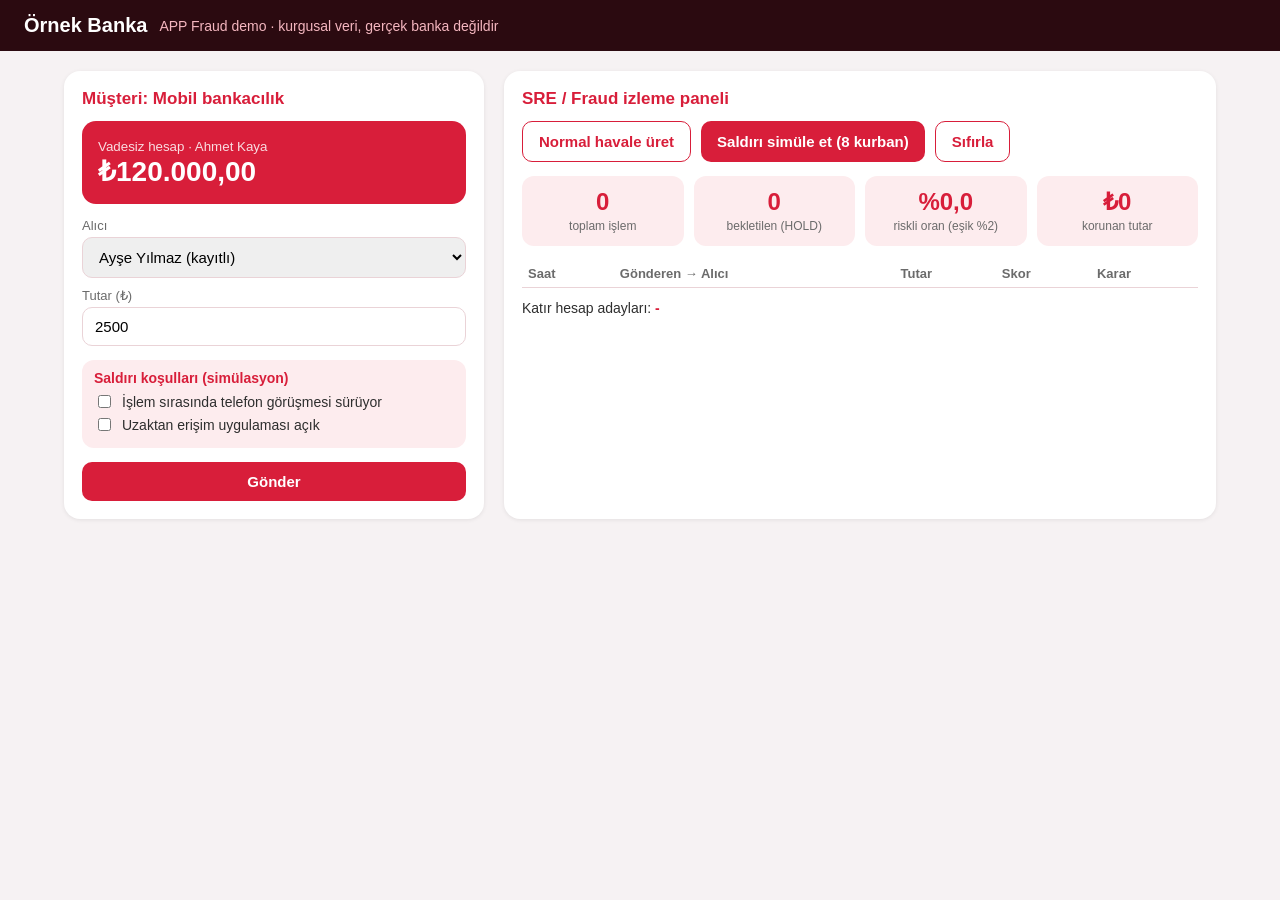
<file: webapp/index.html>
<!doctype html>
<html lang="tr">
<head>
<meta charset="utf-8">
<meta name="viewport" content="width=device-width, initial-scale=1">
<title>Örnek Banka · APP Fraud Demo</title>
<style>
  :root { --red:#d81e3a; --dark:#2b0a10; --tint:#fdecee; --ink:#2e2e2e; --muted:#6b6b6b; --line:#ead3d7; --ok:#1d8a4e; --warn:#c77700; }
  * { box-sizing:border-box; }
  body { margin:0; font-family:Segoe UI, Calibri, Arial, sans-serif; color:var(--ink); background:#f6f2f3; }
  header { background:var(--dark); color:#fff; padding:14px 24px; display:flex; align-items:center; gap:12px; }
  header b { font-size:20px; } header span { color:#f4b6bf; font-size:14px; }
  main { display:grid; grid-template-columns:420px 1fr; gap:20px; padding:20px 24px; max-width:1200px; margin:0 auto; }
  @media (max-width:900px){ main{grid-template-columns:1fr;} }
  .card { background:#fff; border-radius:16px; padding:18px; box-shadow:0 1px 4px rgba(0,0,0,.08); }
  h2 { margin:0 0 12px; font-size:17px; color:var(--red); }
  .balance { background:var(--red); color:#fff; border-radius:14px; padding:16px; margin-bottom:14px; }
  .balance small { opacity:.85; } .balance div { font-size:28px; font-weight:700; }
  label { display:block; font-size:13px; color:var(--muted); margin:10px 0 4px; }
  input, select { width:100%; padding:10px 12px; border:1px solid var(--line); border-radius:10px; font-size:15px; }
  .sim { background:var(--tint); border-radius:12px; padding:10px 12px; margin-top:14px; font-size:14px; }
  .sim p { margin:0 0 6px; font-weight:600; color:var(--red); }
  .sim label { display:flex; gap:8px; align-items:center; margin:4px 0; color:var(--ink); font-size:14px; }
  .sim input { width:auto; }
  button { cursor:pointer; border:0; border-radius:10px; padding:11px 16px; font-size:15px; font-weight:600; }
  .primary { background:var(--red); color:#fff; width:100%; margin-top:14px; }
  .ghost { background:#fff; color:var(--red); border:1.5px solid var(--red); }
  .row { display:flex; gap:10px; flex-wrap:wrap; margin-bottom:14px; }
  .stats { display:grid; grid-template-columns:repeat(4,1fr); gap:10px; margin-bottom:14px; }
  @media (max-width:600px){ .stats{grid-template-columns:repeat(2,1fr);} }
  .stat { background:var(--tint); border-radius:12px; padding:12px; text-align:center; }
  .stat b { display:block; font-size:24px; color:var(--red); } .stat span { font-size:12px; color:var(--muted); }
  .stat.alarm b { color:#fff; } .stat.alarm { background:var(--red); } .stat.alarm span { color:#fff; }
  table { width:100%; border-collapse:collapse; font-size:13px; }
  th { text-align:left; color:var(--muted); font-weight:600; padding:6px; border-bottom:1px solid var(--line); }
  td { padding:7px 6px; border-bottom:1px solid #f1e6e8; vertical-align:top; }
  .tag { display:inline-block; padding:2px 8px; border-radius:20px; font-size:12px; font-weight:600; }
  .tag.ok { background:#e3f4ea; color:var(--ok); } .tag.hold { background:#fde0e4; color:var(--red); }
  .reason { color:var(--muted); font-size:12px; }
  .mules { margin-top:12px; font-size:14px; } .mules b { color:var(--red); }
  #overlay { position:fixed; inset:0; background:rgba(0,0,0,.55); display:none; align-items:center; justify-content:center; padding:16px; }
  #overlay.show { display:flex; }
  .modal { background:#fff; border-radius:18px; max-width:420px; padding:22px; }
  .modal h3 { margin:0 0 8px; color:var(--red); } .modal ul { margin:8px 0 14px; padding-left:20px; font-size:14px; }
  .modal .btns { display:flex; gap:10px; } .modal .btns button { flex:1; }
  .toast { margin-top:12px; padding:10px 12px; border-radius:10px; font-size:14px; display:none; }
  .toast.ok { display:block; background:#e3f4ea; color:var(--ok); } .toast.hold { display:block; background:#fde0e4; color:var(--red); }
</style>
</head>
<body>
<header><b>Örnek Banka</b><span>APP Fraud demo · kurgusal veri, gerçek banka değildir</span></header>
<main>
  <section class="card" aria-label="Müşteri uygulaması">
    <h2>Müşteri: Mobil bankacılık</h2>
    <div class="balance"><small>Vadesiz hesap · Ahmet Kaya</small><div id="balance">₺120.000,00</div></div>
    <label for="payee">Alıcı</label>
    <select id="payee">
      <option value="Ayşe Yılmaz">Ayşe Yılmaz (kayıtlı)</option>
      <option value="Mehmet Demir">Mehmet Demir (kayıtlı)</option>
      <option value="M901 · Güvenli Hesap">M901 · "Güvenli Hesap" (yeni alıcı)</option>
    </select>
    <label for="amount">Tutar (₺)</label>
    <input id="amount" type="number" min="1" value="2500">
    <div class="sim">
      <p>Saldırı koşulları (simülasyon)</p>
      <label><input type="checkbox" id="call"> İşlem sırasında telefon görüşmesi sürüyor</label>
      <label><input type="checkbox" id="remote"> Uzaktan erişim uygulaması açık</label>
    </div>
    <button class="primary" id="send">Gönder</button>
    <div id="toast" class="toast"></div>
  </section>

  <section class="card" aria-label="SRE paneli">
    <h2>SRE / Fraud izleme paneli</h2>
    <div class="row">
      <button class="ghost" id="normal">Normal havale üret</button>
      <button class="primary" id="attack" style="width:auto;margin:0">Saldırı simüle et (8 kurban)</button>
      <button class="ghost" id="reset">Sıfırla</button>
    </div>
    <div class="stats">
      <div class="stat"><b id="sTotal">0</b><span>toplam işlem</span></div>
      <div class="stat"><b id="sHold">0</b><span>bekletilen (HOLD)</span></div>
      <div class="stat" id="ratioBox"><b id="sRatio">%0</b><span>riskli oran (eşik %2)</span></div>
      <div class="stat"><b id="sSaved">₺0</b><span>korunan tutar</span></div>
    </div>
    <table>
      <thead><tr><th>Saat</th><th>Gönderen → Alıcı</th><th>Tutar</th><th>Skor</th><th>Karar</th></tr></thead>
      <tbody id="log"></tbody>
    </table>
    <div class="mules">Katır hesap adayları: <b id="mules">-</b></div>
  </section>
</main>

<div id="overlay"><div class="modal" role="dialog" aria-modal="true">
  <h3>Bu işlem dolandırıcılık olabilir</h3>
  <div id="mReason"></div>
  <p style="font-size:14px;margin:0 0 14px">Banka, sizden para aktarmanızı asla istemez. Telefonda sizi arayan kişiyle konuşmaya devam etmeyin.</p>
  <div class="btns"><button class="primary" style="margin:0" id="cancel">Vazgeç</button><button class="ghost" id="proceed">Yine de gönder</button></div>
</div></div>

<script>
// --- Kurallar (demo/fraud_detection_demo.py ile aynı mantık) ---
const HIGH = 20000, HOLD_SCORE = 70, MULE_N = 4, MULE_WIN = 30 * 60 * 1000, RATIO_ALERT = 0.02;
const known = new Set(["Ayşe Yılmaz", "Mehmet Demir"]);
const state = { balance: 120000, tx: [], fanIn: {}, mules: new Set(), pending: null };
const $ = id => document.getElementById(id);
const tl = n => "₺" + Math.round(n).toLocaleString("tr-TR");

function score(t) {
  let s = 0; const r = [];
  if (!t.known) { s += 30; r.push("yeni alıcı"); }
  if (t.amount >= HIGH) { s += 25; r.push("yüksek tutar"); }
  if (t.call) { s += 25; r.push("aktif çağrı"); }
  if (t.remote) { s += 20; r.push("uzaktan erişim"); }
  if (!t.known && t.amount >= HIGH) {
    const f = (state.fanIn[t.to] ||= []);
    f.push({ ts: t.ts, from: t.from });
    const senders = new Set(f.filter(x => t.ts - x.ts <= MULE_WIN).map(x => x.from));
    if (senders.size >= MULE_N) { s += 30; r.push(`katır sinyali (${senders.size} gönderici)`); state.mules.add(t.to); }
  }
  return { s, r };
}

function record(t, forceHold) {
  const { s, r } = score(t);
  const hold = forceHold ?? s >= HOLD_SCORE;
  state.tx.push({ ...t, s, r, hold });
  render();
  return { s, r, hold };
}

function render() {
  const total = state.tx.length, held = state.tx.filter(x => x.hold);
  const ratio = total ? held.length / total : 0;
  $("sTotal").textContent = total; $("sHold").textContent = held.length;
  $("sRatio").textContent = "%" + (ratio * 100).toFixed(1).replace(".", ",");
  $("ratioBox").className = "stat" + (total && ratio >= RATIO_ALERT ? " alarm" : "");
  $("sSaved").textContent = tl(held.reduce((a, x) => a + x.amount, 0));
  $("mules").textContent = state.mules.size ? [...state.mules].join(", ") + " → dondurulacak" : "-";
  $("log").innerHTML = state.tx.slice().reverse().slice(0, 14).map(x => `<tr>
    <td>${new Date(x.ts).toLocaleTimeString("tr-TR", { hour: "2-digit", minute: "2-digit", second: "2-digit" })}</td>
    <td>${x.from} → ${x.to}<div class="reason">${x.r.join(", ") || "risk sinyali yok"}</div></td>
    <td>${tl(x.amount)}</td><td>${x.s}</td>
    <td><span class="tag ${x.hold ? "hold" : "ok"}">${x.hold ? "HOLD" : "Onay"}</span></td></tr>`).join("");
}

function toast(kind, msg) { const t = $("toast"); t.className = "toast " + kind; t.textContent = msg; }

$("send").onclick = () => {
  const amount = parseFloat($("amount").value);
  if (!(amount > 0)) return toast("hold", "Geçerli bir tutar girin.");
  if (amount > state.balance) return toast("hold", "Yetersiz bakiye.");
  const to = $("payee").value;
  const t = { ts: Date.now(), from: "Ahmet Kaya", to, amount, known: known.has(to), call: $("call").checked, remote: $("remote").checked };
  // Önce skoru hesapla (kayıt eklemeden)
  const probe = JSON.parse(JSON.stringify(state.fanIn));
  const { s, r } = score(t);
  state.fanIn = probe;
  if (s >= HOLD_SCORE) {
    state.pending = t;
    $("mReason").innerHTML = `<p style="margin:0 0 6px;font-size:14px">Risk skoru <b>${s}</b>. Nedenler:</p><ul>${r.map(x => `<li>${x}</li>`).join("")}</ul>`;
    $("overlay").classList.add("show");
  } else {
    record(t, false); state.balance -= amount; $("balance").textContent = tl(state.balance).replace("₺", "₺") + ",00";
    toast("ok", `${tl(amount)} ${to} hesabına gönderildi.`);
  }
};
$("cancel").onclick = () => { $("overlay").classList.remove("show"); state.pending = null; toast("ok", "İşlem iptal edildi. Dolandırıcılık engellendi."); };
$("proceed").onclick = () => {
  $("overlay").classList.remove("show");
  record(state.pending, true);   // Yine de gönder → HOLD: ek doğrulama / inceleme
  toast("hold", "İşlem güvenlik incelemesi için bekletildi (HOLD). Para çıkmadı, ekibimiz sizi arayacak.");
  state.pending = null;
};

$("normal").onclick = () => {
  const names = ["Ayşe Yılmaz", "Mehmet Demir"];
  record({ ts: Date.now(), from: "Müşteri " + (100 + Math.floor(Math.random() * 900)), to: names[Math.floor(Math.random() * 2)],
    amount: 200 + Math.random() * 5000, known: true, call: false, remote: false });
};
$("attack").onclick = () => {
  for (let i = 0; i < 8; i++) {
    record({ ts: Date.now() + i, from: "Kurban " + (i + 1), to: i % 2 ? "M902" : "M901", amount: 35000 + Math.random() * 55000,
      known: false, call: true, remote: i % 2 === 0 });
  }
};
$("reset").onclick = () => { state.tx = []; state.fanIn = {}; state.mules.clear(); state.balance = 120000; $("balance").textContent = "₺120.000,00"; $("toast").className = "toast"; render(); };
render();
</script>
</body>
</html>
</file>
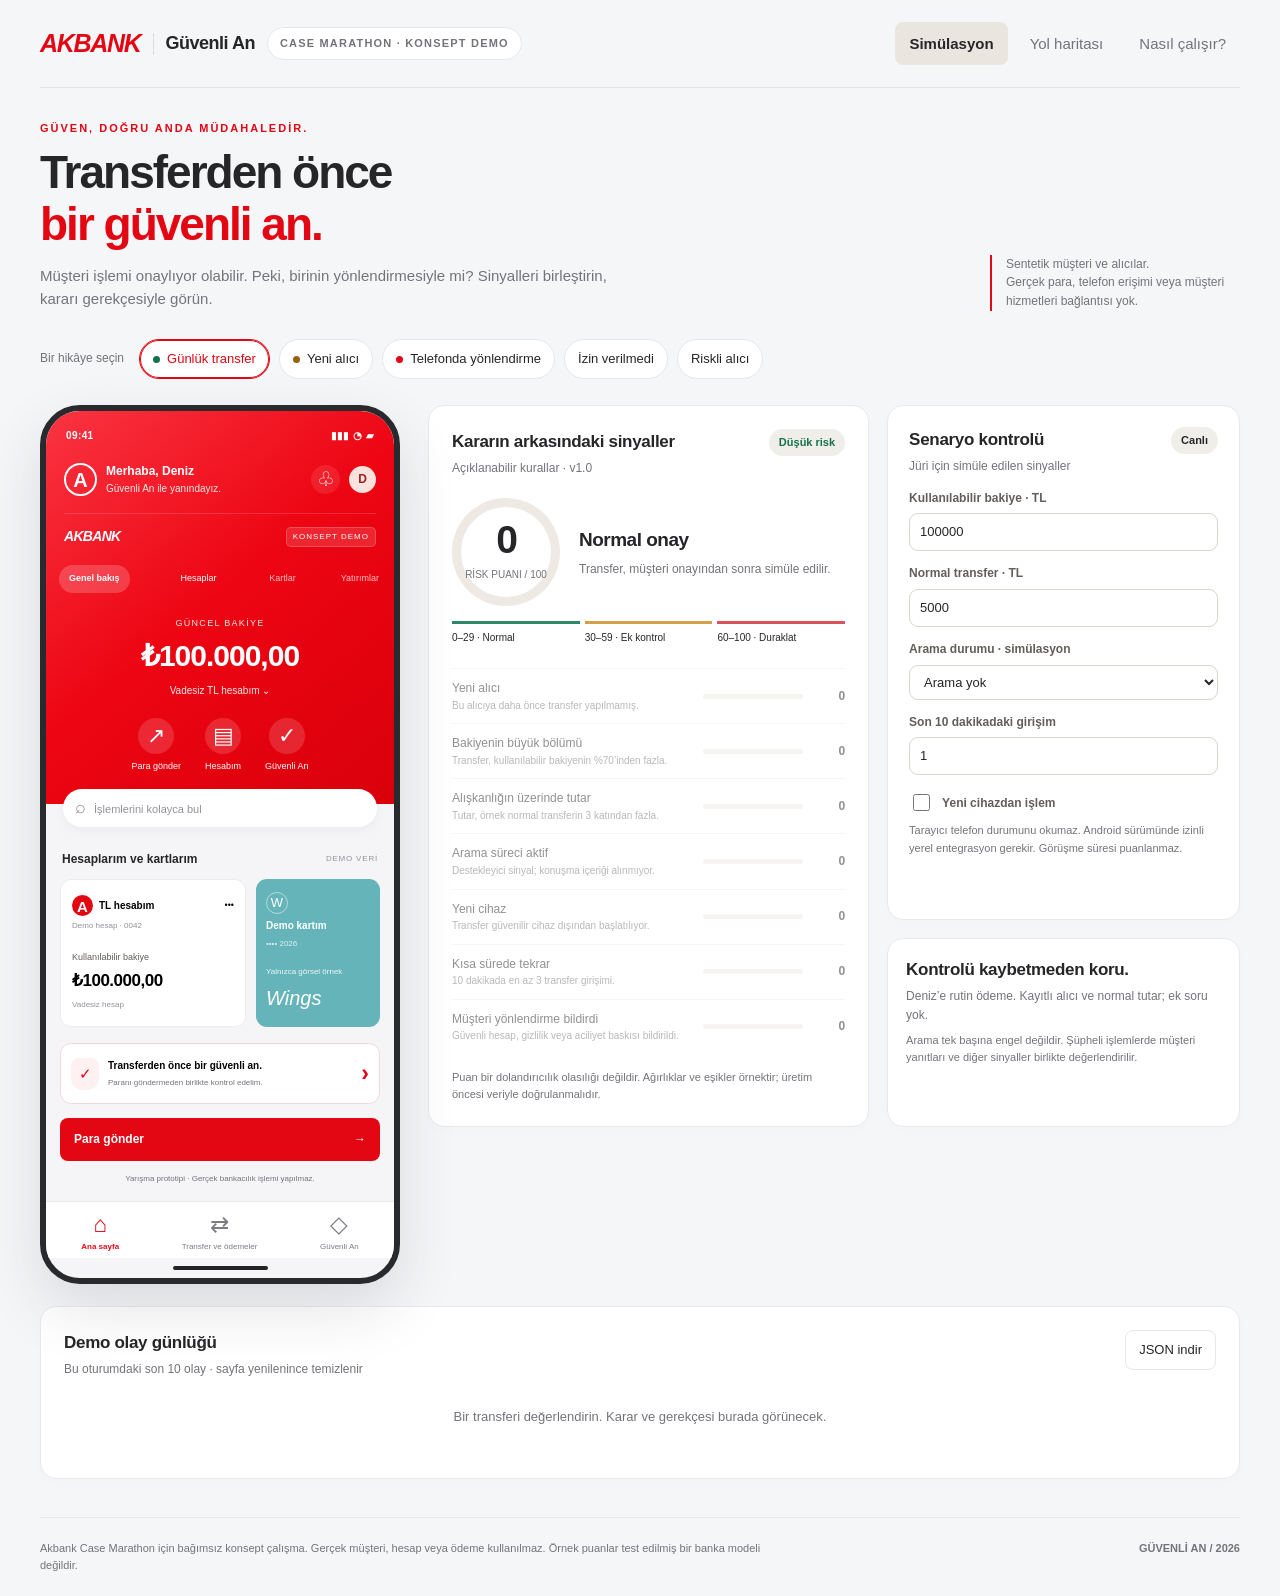
<file: Guvenli-An-Demo.html>
<!doctype html>
<html lang="tr">
<head>
<meta charset="utf-8"><meta name="viewport" content="width=device-width, initial-scale=1">
<meta name="description" content="Güvenli An: sentetik verilerle açıklanabilir para transferi risk simülasyonu.">
<title>Güvenli An — Transferden önce bir an</title>
<style>
:root{--red:#d22e35;--ink:#242323;--muted:#716e6a;--paper:#f5f3ee;--line:#e4e0d9;--green:#16704e;--amber:#9a6208}*{box-sizing:border-box}body{margin:0;background:var(--paper);color:var(--ink);font:15px/1.55 'Segoe UI',Arial,sans-serif}button,input,select{font:inherit}button{cursor:pointer}button:focus-visible,input:focus-visible,select:focus-visible,a:focus-visible{outline:3px solid #477aba;outline-offset:3px}button:disabled{cursor:not-allowed;opacity:.5}a{color:inherit}.wrap{max-width:1320px;margin:auto;padding:0 40px}.top{height:88px;display:flex;align-items:center;justify-content:space-between;border-bottom:1px solid var(--line)}.brand{display:flex;gap:12px;align-items:center;font-size:21px;font-weight:750;letter-spacing:-.7px}.mark{width:36px;height:40px;background:var(--red);color:white;display:grid;place-items:center;border-radius:12px 12px 18px 18px;font-size:22px}.tag,.eyebrow{text-transform:uppercase;letter-spacing:2px;font-size:11px;font-weight:700}.tag{border:1px solid var(--line);padding:7px 12px;border-radius:30px;color:var(--muted)}nav{display:flex;gap:8px}nav button{background:none;border:0;padding:10px 14px;color:var(--muted);border-radius:8px}nav button.active{background:#eae6df;color:var(--ink);font-weight:650}.hero{display:flex;justify-content:space-between;gap:30px;padding:40px 0 28px;align-items:end}.eyebrow{color:var(--red)}h1{font-size:clamp(30px,4vw,46px);letter-spacing:-2px;line-height:1.12;margin:10px 0 14px;font-weight:650}h1 span{color:var(--red)}.hero p{max-width:590px;color:var(--muted);margin:0}.hero-note{max-width:250px;font-size:12px;color:var(--muted);border-left:2px solid var(--red);padding-left:14px}.presets{display:flex;align-items:center;gap:9px;flex-wrap:wrap;margin:0 0 26px}.presets>span{font-size:12px;margin-right:6px;color:var(--muted)}.preset,.secondary{background:white;border:1px solid var(--line);border-radius:8px;padding:9px 13px;color:var(--ink);font-size:13px}.preset.active{border-color:var(--ink);box-shadow:inset 0 0 0 1px var(--ink)}.dot{display:inline-block;width:7px;height:7px;border-radius:50%;background:var(--green);margin-right:7px}.dot.amber{background:var(--amber)}.dot.red{background:var(--red)}.layout{display:grid;grid-template-columns:360px 1fr;gap:28px;align-items:start}.phone{background:white;border:1px solid #d9d4cd;border-radius:32px;padding:22px;box-shadow:0 12px 36px #3027190a}.phone-top{display:flex;justify-content:space-between;font-size:11px;font-weight:600;margin-bottom:22px}.phone-brand{color:var(--red);font-weight:750;font-size:19px}.demo-label{font-size:10px;background:#f5eded;color:#a92c32;border-radius:5px;padding:4px 7px}.phone h2{font-size:24px;letter-spacing:-.6px;margin:18px 0}.balance{background:#f6f4ef;border-radius:14px;padding:18px;margin-bottom:24px}.balance small{display:block;color:var(--muted)}.balance strong{display:block;font-size:27px;letter-spacing:-.8px}.balance span{font-size:11px;color:var(--muted)}label{display:block;font-size:12px;color:#625f5a;font-weight:600;margin:15px 0 6px}input,select{width:100%;border:1px solid #dad5ce;border-radius:9px;padding:12px;background:#fff;color:var(--ink);min-width:0}.iban{font:11px/1.5 monospace;color:var(--muted);padding:7px 1px}.amount-wrap{position:relative}.amount-wrap input{font-size:25px;font-weight:600;padding-right:50px}.amount-wrap span{position:absolute;right:14px;top:18px;color:var(--muted)}.hint{font-size:11px;color:var(--muted);margin:8px 0}.primary{background:var(--red);border:0;color:white;padding:14px 18px;border-radius:10px;font-weight:650;width:100%;margin-top:18px}.phone-foot{text-align:center;font-size:10px;color:var(--muted);margin:15px 0 0}.home-bar{height:4px;width:95px;background:#242323;border-radius:4px;margin:24px auto 0}.dashboard{display:grid;gap:18px}.card{background:white;border:1px solid var(--line);border-radius:16px;padding:23px}.card-title{display:flex;justify-content:space-between;align-items:start;gap:16px}.card h2{font-size:17px;margin:0;letter-spacing:-.3px}.sub{font-size:12px;color:var(--muted);margin:4px 0 0}.pill{display:inline-flex;align-items:center;padding:5px 10px;border-radius:30px;font-size:11px;font-weight:650;background:#f0eee9;white-space:nowrap}.score-layout{display:grid;grid-template-columns:130px 1fr;gap:25px;align-items:center;margin:20px 0 8px}.gauge{width:124px;height:124px;border-radius:50%;background:conic-gradient(var(--tone,var(--green)) calc(var(--score,0)*1%),#eeeae3 0);display:grid;place-items:center;position:relative}.gauge:before{content:'';position:absolute;inset:9px;border-radius:50%;background:#fff}.gauge-inner{z-index:1;text-align:center}.gauge strong{display:block;font-size:39px;line-height:1.1;letter-spacing:-2px}.gauge small{font-size:10px;color:var(--muted)}.decision h3{margin:0 0 5px;font-size:22px;letter-spacing:-.5px}.decision p{font-size:12px;color:var(--muted);margin:0}.thresholds{display:flex;gap:5px;margin-top:15px}.thresholds span{font-size:10px;flex:1;border-top:3px solid #dedad3;padding-top:6px}.thresholds span:nth-child(1){border-color:#2d8865}.thresholds span:nth-child(2){border-color:#d3a048}.thresholds span:nth-child(3){border-color:#d95358}.signals{margin-top:23px}.signal{display:grid;grid-template-columns:1fr 100px 30px;gap:12px;align-items:center;padding:10px 0;border-top:1px solid #f0ede8}.signal-name{font-size:12px}.signal-name small{display:block;font-size:10px;color:var(--muted)}.bar{height:5px;background:#eeeae4;border-radius:5px;overflow:hidden}.bar i{display:block;height:100%;background:var(--tone,var(--red));border-radius:5px}.points{font-size:12px;font-weight:700;text-align:right}.inactive{opacity:.5}.notice{font-size:11px;padding:10px 12px;border-radius:8px;background:#f7f4ee;color:#74623e;margin-top:12px}.grid-controls{display:grid;grid-template-columns:1fr 1fr;gap:0 16px}.grid-controls label{margin-top:13px}.grid-controls input,.grid-controls select{padding:8px 10px;font-size:13px}.checkrow{display:flex;align-items:center;gap:9px;font-size:12px;margin-top:16px}.checkrow input{width:17px;height:17px;accent-color:var(--red)}.checkrow label{margin:0}.section{display:none}.section.active{display:block}.road-head{padding:36px 0 25px}.road-head h1{max-width:740px}.steps{display:grid;grid-template-columns:repeat(4,1fr);gap:16px}.step{background:white;border:1px solid var(--line);border-radius:14px;padding:22px}.step b{font-size:12px;color:var(--red)}.step h3{font-size:18px;margin:13px 0}.step p,.step li{font-size:13px;color:var(--muted)}.step ul{padding-left:18px}.wide{margin-top:22px}.metrics{display:grid;grid-template-columns:repeat(3,1fr);gap:16px;margin:20px 0}.metrics div{padding:18px;border-left:2px solid var(--red);background:white}.metrics strong{display:block;font-size:14px}.metrics span{display:block;color:var(--muted);font-size:12px;margin-top:7px}.flow{display:flex;gap:10px;flex-wrap:wrap;margin:24px 0}.flow div{flex:1;min-width:150px;padding:20px;background:white;border:1px solid var(--line);border-radius:12px}.flow b{color:var(--red);font-size:12px}.flow strong{display:block;margin:8px 0;font-size:16px}.flow p{font-size:12px;color:var(--muted)}.table-wrap{overflow:auto}table{border-collapse:collapse;width:100%;font-size:12px}th,td{text-align:left;border-bottom:1px solid var(--line);padding:12px 10px}th{color:var(--muted);font-weight:600}.empty{padding:28px;color:var(--muted);text-align:center;font-size:13px}.footer{display:flex;justify-content:space-between;gap:20px;border-top:1px solid var(--line);padding:22px 0;margin-top:38px;color:var(--muted);font-size:11px}.footer span{max-width:730px}dialog{border:1px solid var(--line);border-radius:20px;padding:28px;max-width:470px;width:calc(100% - 32px);color:var(--ink);box-shadow:0 24px 100px #0003}dialog::backdrop{background:#211c1880;backdrop-filter:blur(3px)}dialog h2{font-size:25px;line-height:1.2;letter-spacing:-.8px;margin:12px 0}dialog p{font-size:13px;color:var(--muted)}.modal-icon{width:45px;height:45px;border-radius:13px;background:#f8e8e8;color:var(--red);display:grid;place-items:center;font-size:24px}.modal-actions{display:grid;gap:9px;margin-top:20px}.modal-actions .primary{margin:0}.modal-actions .secondary{padding:12px}.questions{background:#f6f3ee;border-radius:10px;padding:14px;margin-top:16px}.questions label{margin:0 0 9px}.questions select{margin-bottom:12px;font-size:13px}.status{padding:12px;border-radius:9px;background:#edf5ef;font-size:13px;color:var(--green)}.error{color:#b4232c;font-size:12px;margin-top:10px}.details{font-size:12px;padding:13px;background:#f6f3ee;border-radius:10px}.detail-row{display:flex;justify-content:space-between;padding:4px 0}.muted{color:var(--muted)}.hidden{display:none!important}.rules-note{font-size:11px;color:var(--muted);margin:15px 0 0}details{margin-top:16px;font-size:12px}summary{cursor:pointer;font-weight:600}.sources a{display:inline-block;margin:6px 16px 0 0;color:var(--muted)}@media(min-width:1150px){.dashboard{grid-template-columns:minmax(0,1.25fr) minmax(0,1fr)}.risk-card{grid-row:span 2}.control-card{padding:21px}.grid-controls{grid-template-columns:1fr}.compact-card{padding:18px}}@media(max-width:950px){.steps{grid-template-columns:1fr 1fr}.wrap{padding:0 22px}.hero-note{display:none}.layout{grid-template-columns:330px 1fr}.score-layout{grid-template-columns:100px 1fr;gap:12px}.gauge{height:95px;width:95px}.gauge strong{font-size:30px}.signal{grid-template-columns:1fr 55px 25px}}@media(max-width:720px){.top{height:auto;min-height:80px;flex-wrap:wrap;padding:16px 0;gap:15px}.tag{display:none}nav{width:100%;justify-content:space-between}nav button{padding:8px}.hero{padding-top:26px}h1{letter-spacing:-1.3px}.layout{grid-template-columns:1fr}.phone{max-width:410px;width:100%;margin:auto}.dashboard{grid-template-columns:1fr}.score-layout{grid-template-columns:124px 1fr}.gauge{width:124px;height:124px}.gauge strong{font-size:39px}.steps,.metrics{grid-template-columns:1fr}.footer{flex-direction:column}.wrap{padding:0 18px}.signal{grid-template-columns:1fr 80px 25px}}

/* Akbank Mobil reference-inspired concept skin. No authentication screens. */
:root{--red:#e30613;--ink:#262629;--muted:#73747a;--paper:#f5f6f8;--line:#e6e7eb}
body{font-family:'Segoe UI',Arial,sans-serif}.ak-wordmark{font-size:25px;letter-spacing:-1.3px;font-weight:850;color:var(--red);font-style:italic}.brand-divider{height:22px;width:1px;background:#ddd}.brand-product{font-size:18px;font-weight:600;letter-spacing:-.5px}.top{border-color:#e2e3e7}.tag{letter-spacing:1.2px;background:white}.hero h1{font-weight:650}.hero{padding-top:32px}.card{box-shadow:0 4px 20px #15152b03;border-color:#e8e9ed}.presets .preset{border-radius:30px}.preset.active{border-color:var(--red);box-shadow:inset 0 0 0 1px var(--red);color:var(--red)}
.ak-phone{padding:0;border:6px solid #292a2e;border-radius:40px;overflow:hidden;background:#f5f5f7;box-shadow:0 25px 60px #26242e20;position:relative}.ak-top{background:linear-gradient(140deg,#fa3442 0%,#ed0512 48%,#d9000b 100%);color:white;padding:17px 18px 0}.ak-top .phone-top{margin:0 2px 19px;font-size:10px;letter-spacing:.4px}.ak-welcome{display:flex;align-items:center;gap:9px}.ak-avatar{width:33px;height:33px;border:2px solid white;border-radius:50%;display:grid;place-items:center;font-size:20px;font-weight:800}.ak-welcome strong{display:block;font-size:12px;font-weight:600}.ak-welcome div>span{display:block;font-size:10px;opacity:.9}.ak-help{margin-left:auto;color:white;border:0;background:#ffffff18;border-radius:50%;height:29px;width:29px;font-size:20px;line-height:1}.ak-user{height:27px;width:27px;border-radius:50%;background:#fce2dc;color:#9b212b;display:grid;place-items:center;font-size:12px;font-weight:700}.ak-topline{display:flex;justify-content:space-between;align-items:center;margin:17px 0 0;padding-top:12px;border-top:1px solid #ffffff26}.ak-topline>span:first-child{font-size:14px;font-style:italic;font-weight:800;letter-spacing:-.7px}.ak-topline .demo-label{font-size:8px;letter-spacing:1px;color:white;background:#ffffff22;border:1px solid #ffffff30;padding:3px 6px}.ak-home-intro{text-align:center;padding:17px 0 30px}.ak-segments{display:flex;align-items:center;justify-content:space-between;gap:1px;margin:0 -5px 24px;font-size:9px;white-space:nowrap}.ak-segments button{background:none;border:0;color:white;border-radius:18px;font-size:9px;padding:7px 10px}.ak-segments button.selected{background:#ffffff30;font-weight:700}.ak-segments>span{opacity:.75;padding:7px 2px}.ak-home-intro>p{font-size:9px;letter-spacing:1.3px;margin:0 0 2px;opacity:.9}.ak-home-intro>strong{display:block;font-size:30px;letter-spacing:-1px;font-weight:600}.ak-account-type{display:block;font-size:10px;margin:4px 0 19px;opacity:.9}.ak-shortcuts{display:flex;justify-content:center;gap:24px}.ak-shortcuts button{border:0;background:none;color:white;font-size:9px;padding:0;display:flex;align-items:center;flex-direction:column;gap:6px}.ak-shortcuts i{font-style:normal;display:grid;place-items:center;width:36px;height:36px;border-radius:50%;background:#ffffff25;font-size:22px;font-weight:400}.ak-home-content{padding:0 14px 16px}.ak-search{position:relative;margin:-15px 3px 23px;background:white;padding:9px 12px;border-radius:24px;box-shadow:0 4px 12px #0000000b;color:#929299;font-size:11px}.ak-search>span{font-size:18px;line-height:1;margin-right:5px}.ak-card-heading{display:flex;align-items:center;justify-content:space-between;margin:0 2px 11px}.ak-card-heading strong{font-size:12px;font-weight:650}.ak-card-heading>span{font-size:8px;letter-spacing:.8px;color:#929299}.ak-account-cards{display:grid;grid-template-columns:minmax(0,1.5fr) minmax(0,1fr);gap:10px}.ak-account-card{display:block;background:white;text-align:left;border:1px solid #ececef;border-radius:11px;padding:13px 11px;min-width:0}.ak-account-card>div{display:flex;align-items:center;gap:6px}.ak-account-card i{font-style:normal;background:var(--red);color:white;display:grid;place-items:center;width:21px;height:21px;border-radius:50%;font-weight:750}.ak-account-card strong{font-size:10px}.ak-account-card div>span{margin-left:auto;font-size:9px}.ak-account-card small{font-size:8px;display:block;color:#929299;margin-top:4px}.ak-account-card label{font-size:9px;font-weight:400;margin:19px 0 3px}.ak-account-card b{font-size:17px;letter-spacing:-.5px;white-space:nowrap}.ak-mini-card{background:#64b4b9;border-radius:11px;color:white;padding:13px 10px;display:flex;flex-direction:column;gap:4px;min-width:0}.ak-wing{height:22px;width:22px;border:1px solid #ffffff80;border-radius:50%;display:grid;place-items:center;font-size:13px}.ak-mini-card strong{font-size:10px}.ak-mini-card>span:not(.ak-wing){font-size:8px;opacity:.8}.ak-mini-card small{font-size:8px;margin-top:12px;opacity:.9}.ak-mini-card b{font-size:20px;font-style:italic;font-weight:500}.ak-security-banner{width:100%;display:flex;align-items:center;gap:9px;text-align:left;background:white;border:1px solid #f3d8db;border-radius:11px;padding:12px 10px;margin:16px 0 0}.ak-shield{width:28px;height:32px;background:#fff0f1;color:var(--red);display:grid;place-items:center;border-radius:8px 8px 12px 12px;flex-shrink:0}.ak-security-banner strong{display:block;font-size:10px}.ak-security-banner small{display:block;font-size:8px;color:var(--muted);margin-top:3px}.ak-security-banner>b{color:var(--red);margin-left:auto;font-size:23px}.ak-home-send{font-size:12px;padding:12px 14px;border-radius:8px;text-align:left;margin-top:14px}.ak-home-send span{float:right}.ak-phone .phone-foot{font-size:8px;margin-top:12px}.ak-bottom{display:flex;justify-content:space-around;gap:0;padding:10px 4px 5px;background:white;border-top:1px solid #e9e9ed}.ak-bottom button{background:none;border:0;color:#7b7b83;font-size:8px;padding:0 5px;display:flex;flex-direction:column;align-items:center;gap:3px;border-radius:5px}.ak-bottom button>span{font-size:23px;font-weight:400;line-height:1.1}.ak-bottom button.selected{background:none;color:var(--red);font-weight:600}.ak-phone .home-bar{margin:8px auto 8px;background:#242428;height:4px;width:95px}.ak-transfer-title{display:flex;align-items:center;justify-content:space-between;padding:18px 0 16px}.ak-transfer-title button{font-size:30px;line-height:1;color:white;background:none;border:0;padding:0 10px 0 0}.ak-transfer-title strong{font-size:15px;font-weight:600}.ak-transfer-title>span{font-size:20px}.ak-transfer-content{background:#fff;padding:18px 18px 16px}.ak-step-line{display:flex;align-items:center;gap:9px;justify-content:space-between;margin-bottom:20px}.ak-step{font-size:10px;color:#a0a0a7;white-space:nowrap}.ak-step b{font-weight:400;margin-left:3px}.ak-step.current{color:var(--red)}.ak-step.current b{font-weight:650}.ak-step-line>i{flex:1;height:1px;background:#e5e5e9}.ak-transfer-content label{font-size:11px;color:#45454d;font-weight:600}.ak-transfer-content input,.ak-transfer-content select{border-radius:7px;border-color:#e1e1e7;font-size:12px;padding:11px}.ak-transfer-content .amount-wrap input{font-size:25px;padding-right:42px}.ak-transfer-content .amount-wrap>span{font-size:13px;top:18px}.ak-transfer-content .iban{font-size:9px}.ak-transfer-content .hint{font-size:9px}.ak-source-account{display:flex;align-items:center;gap:8px;background:#f6f6f8;border-radius:8px;padding:12px 9px;margin:18px 0}.ak-source-icon{width:25px;height:25px;border-radius:50%;display:grid;place-items:center;color:white;background:var(--red);font-weight:800;flex-shrink:0}.ak-source-account strong{display:block;font-size:9px}.ak-source-account small{display:block;font-size:8px;color:#85858e}.ak-source-account>b{margin-left:auto;font-size:11px;white-space:nowrap}.ak-transfer-content .primary{border-radius:8px;font-size:12px;margin-top:13px;padding:13px}.ak-protected{display:flex;gap:6px;justify-content:center;align-items:center;font-size:9px;color:#73747c;margin:14px 0 0}.ak-protected>span{color:#147652;font-size:14px}dialog .primary{background:var(--red)}
@media(min-width:1150px){.layout{grid-template-columns:360px 1fr}.score-layout{grid-template-columns:110px 1fr;gap:17px}.gauge{width:108px;height:108px}.decision h3{font-size:19px}}@media(max-width:720px){.brand{gap:9px}.ak-wordmark{font-size:23px}.brand-product{font-size:16px}.ak-phone{max-width:360px}.hero h1{font-size:34px}.ak-bottom{width:100%}.ak-bottom button{padding:0 5px}}

</style>
</head>
<body>
<div class="wrap">
<header class="top"><div class="brand"><span class="ak-wordmark">AKBANK</span><span class="brand-divider"></span><span class="brand-product">Güvenli An</span><span class="tag">Case Marathon · Konsept demo</span></div><nav aria-label="Ana gezinme"><button class="active" data-tab="sim" aria-current="page">Simülasyon</button><button data-tab="road">Yol haritası</button><button data-tab="system">Nasıl çalışır?</button></nav></header>
<main>
<section id="sim" class="section active">
<div class="hero"><div><div class="eyebrow">Güven, doğru anda müdahaledir.</div><h1>Transferden önce<br><span>bir güvenli an.</span></h1><p>Müşteri işlemi onaylıyor olabilir. Peki, birinin yönlendirmesiyle mi? Sinyalleri birleştirin, kararı gerekçesiyle görün.</p></div><div class="hero-note">Sentetik müşteri ve alıcılar.<br>Gerçek para, telefon erişimi veya müşteri hizmetleri bağlantısı yok.</div></div>
<div class="presets" aria-label="Hazır senaryolar"><span>Bir hikâye seçin</span><button class="preset active" data-preset="normal"><i class="dot"></i>Günlük transfer</button><button class="preset" data-preset="medium"><i class="dot amber"></i>Yeni alıcı</button><button class="preset" data-preset="scam"><i class="dot red"></i>Telefonda yönlendirme</button><button class="preset" data-preset="unknown">İzin verilmedi</button><button class="preset" data-preset="reported">Riskli alıcı</button></div>
<div class="layout">
<div class="phone ak-phone">
<div class="ak-top">
<div class="phone-top"><span>09:41</span><span aria-hidden="true">▮▮▮  ◔  ▰</span></div>
<div class="ak-welcome"><div class="ak-avatar" aria-hidden="true">A</div><div><strong>Merhaba, Deniz</strong><span>Güvenli An ile yanındayız.</span></div><button type="button" class="ak-help" id="akHelp" aria-label="Güvenlik bilgisi">♧</button><span class="ak-user" aria-hidden="true">D</span></div>
<div class="ak-topline"><span>AKBANK</span><span class="demo-label">KONSEPT DEMO</span></div>
<div class="ak-home-intro" id="homeIntro"><div class="ak-segments" aria-label="Hesap görünümü"><button type="button" class="selected" id="overviewTab">Genel bakış</button><button type="button" id="accountsTab">Hesaplar</button><span>Kartlar</span><span>Yatırımlar</span></div><p>GÜNCEL BAKİYE</p><strong id="homeBalance">₺100.000,00</strong><span class="ak-account-type">Vadesiz TL hesabım ⌄</span><div class="ak-shortcuts"><button type="button" id="quickTransfer"><i>↗</i>Para gönder</button><button type="button" id="quickAccount"><i>▤</i>Hesabım</button><button type="button" id="quickSecurity"><i>✓</i>Güvenli An</button></div></div>
<div class="ak-transfer-title hidden" id="transferIntro"><button type="button" id="backHome" aria-label="Ana sayfaya dön">‹</button><strong>Para transferi</strong><span>↗</span></div>
</div>
<div class="ak-home-content" id="homeView"><div class="ak-search"><span aria-hidden="true">⌕</span> İşlemlerini kolayca bul</div><div class="ak-card-heading"><strong id="homeSectionTitle">Hesaplarım ve kartlarım</strong><span>DEMO VERİ</span></div><div class="ak-account-cards"><button type="button" class="ak-account-card" id="accountCard"><div><i>A</i><strong>TL hesabım</strong><span>•••</span></div><small>Demo hesap · 0042</small><label>Kullanılabilir bakiye</label><b id="cardBalance">₺100.000,00</b><small>Vadesiz hesap</small></button><div class="ak-mini-card"><span class="ak-wing">W</span><strong>Demo kartım</strong><span>•••• 2026</span><small>Yalnızca görsel örnek</small><b>Wings</b></div></div><button class="ak-security-banner" id="securityBanner" type="button"><span class="ak-shield">✓</span><span><strong>Transferden önce bir güvenli an.</strong><small>Paranı göndermeden birlikte kontrol edelim.</small></span><b>›</b></button><button class="primary ak-home-send" id="homeSend" type="button">Para gönder <span>→</span></button><p class="phone-foot">Yarışma prototipi · Gerçek bankacılık işlemi yapılmaz.</p></div>
<div class="ak-transfer-content hidden" id="transferView"><div class="ak-step-line"><span class="ak-step current">1 <b>Bilgiler</b></span><i></i><span class="ak-step">2 <b>Güvenlik</b></span><i></i><span class="ak-step">3 <b>Onay</b></span></div><form id="transferForm"><label for="recipient">Kime göndermek istersin?</label><select id="recipient"><option value="known">Deniz · Kayıtlı alıcı</option><option value="new">Ege · Yeni alıcı</option><option value="reported">Ada · Risk kaydı olan alıcı</option></select><div class="iban" id="ibanLabel">TR•• DEMO 0001 · Gerçek IBAN değildir</div><label for="amount">Ne kadar göndermek istersin?</label><div class="amount-wrap"><input id="amount" type="number" min="0.01" step="0.01" value="5000" required><span>TL</span></div><p class="hint" id="ratioLabel">Bakiyenin %5’i · Normal tutarın 1 katı</p><div class="ak-source-account"><div class="ak-source-icon">A</div><div><strong>TL hesabım · 0042</strong><small>Kullanılabilir bakiye</small></div><b id="balanceDisplay">₺100.000,00</b></div><label for="purpose">Transfer amacı</label><select id="purpose"><option>Günlük ödeme</option><option>Yakınıma destek</option><option>Mal / hizmet ödemesi</option><option>Diğer</option></select><p class="hint">Amaç bilgisi bu demoda puanlanmaz.</p><div class="error" id="validation" role="alert"></div><button class="primary" id="send" type="submit">Transferi değerlendir →</button></form><div class="ak-protected"><span>✓</span> Güvenli An kontrolüyle korunuyor</div><p class="phone-foot">Konsept demo · Gerçek para gönderilmez.</p></div>
<nav class="ak-bottom" aria-label="Mobil uygulama menüsü"><button type="button" class="selected" id="navHome"><span>⌂</span>Ana sayfa</button><button type="button" id="navTransfer"><span>⇄</span>Transfer ve ödemeler</button><button type="button" id="navSecurity"><span>◇</span>Güvenli An</button></nav><div class="home-bar"></div></div>
<div class="dashboard">
<section class="card risk-card" aria-label="Risk değerlendirmesi"><div class="card-title"><div><h2>Kararın arkasındaki sinyaller</h2><p class="sub">Açıklanabilir kurallar · v1.0</p></div><span class="pill" id="tierPill">Düşük risk</span></div><div class="score-layout"><div class="gauge" id="gauge"><div class="gauge-inner"><strong id="score">0</strong><small>RİSK PUANI / 100</small></div></div><div class="decision" aria-live="polite"><h3 id="decisionTitle">Normal onay</h3><p id="decisionText">Transfer, müşteri onayından sonra simüle edilir.</p></div></div><div class="thresholds"><span>0–29 · Normal</span><span>30–59 · Ek kontrol</span><span>60–100 · Duraklat</span></div><div id="signals" class="signals"></div><div class="notice hidden" id="unknownNote">Arama bilgisi bilinmiyor. “Arama yok” olarak yorumlanmaz; mevcut sinyaller değerlendirilir. Belirsizlik için bu demoda ek puan verilmez.</div><div class="notice hidden" id="hardStopNote">Alıcıya ait doğrulanmış demo risk kaydı: puandan bağımsız inceleme uygulanır.</div><p class="rules-note">Puan bir dolandırıcılık olasılığı değildir. Ağırlıklar ve eşikler örnektir; üretim öncesi veriyle doğrulanmalıdır.</p></section>
<section class="card control-card"><div class="card-title"><div><h2>Senaryo kontrolü</h2><p class="sub">Jüri için simüle edilen sinyaller</p></div><span class="pill">Canlı</span></div><div class="grid-controls"><div><label for="balance">Kullanılabilir bakiye · TL</label><input id="balance" type="number" min="1" step="0.01" value="100000"></div><div><label for="baseline">Normal transfer · TL</label><input id="baseline" type="number" min="1" step="0.01" value="5000"></div><div><label for="call">Arama durumu · simülasyon</label><select id="call"><option value="no">Arama yok</option><option value="yes">Arama süreci aktif</option><option value="unknown">Bilinmiyor / izin yok</option></select></div><div><label for="attempts">Son 10 dakikadaki girişim</label><input id="attempts" type="number" min="1" step="1" value="1"></div></div><div class="checkrow"><input id="newDevice" type="checkbox"><label for="newDevice">Yeni cihazdan işlem</label></div><p class="hint">Tarayıcı telefon durumunu okumaz. Android sürümünde izinli yerel entegrasyon gerekir. Görüşme süresi puanlanmaz.</p></section>
<section class="card compact-card"><h2>Kontrolü kaybetmeden koru.</h2><p class="sub" id="scenarioStory">Deniz’e rutin ödeme. Kayıtlı alıcı ve normal tutar; ek soru yok.</p><p class="hint">Arama tek başına engel değildir. Şüpheli işlemlerde müşteri yanıtları ve diğer sinyaller birlikte değerlendirilir.</p></section>
</div></div>
<section class="card wide"><div class="card-title"><div><h2>Demo olay günlüğü</h2><p class="sub">Bu oturumdaki son 10 olay · sayfa yenilenince temizlenir</p></div><button class="secondary" id="exportLog">JSON indir</button></div><div id="emptyLog" class="empty">Bir transferi değerlendirin. Karar ve gerekçesi burada görünecek.</div><div class="table-wrap"><table id="logTable" class="hidden"><thead><tr><th>Zaman</th><th>İşlem</th><th>Puan</th><th>Sonuç</th><th>Gerekçe</th></tr></thead><tbody id="logBody"></tbody></table></div></section>
</section>
<section id="road" class="section"><div class="road-head"><div class="eyebrow">Fikirden kontrollü pilota</div><h1>Önce göster.<br>Sonra ölçerek geliştir.</h1><p class="muted">Süreler önerilen plandır; banka sistemlerine erişim ve ekip kapasitesine göre değişir.</p></div><div class="steps"><article class="step"><b>01 / YARIŞMA DEMOSU</b><h3>Bugün</h3><ul><li>5 hazır müşteri hikâyesi</li><li>Canlı risk puanı ve gerekçeler</li><li>Uyarı, duraklatma ve destek akışı</li><li>Sentetik işlem günlüğü</li></ul><p>Çıktı: Bu çalışan web prototipi.</p></article><article class="step"><b>02 / MOBİL KANIT</b><h3>1–2 hafta</h3><ul><li>Android yerel uygulama</li><li>READ_PHONE_STATE izin akışı</li><li>Arama var / yok / bilinmiyor</li><li>İzin reddi, çift SIM ve cihaz testleri</li></ul><p>Çıktı: Gerçek cihazda ölçülen kapsam.</p></article><article class="step"><b>03 / GÖLGE DEĞERLENDİRME</b><h3>3–6 hafta</h3><ul><li>Yetkili veri erişimi ve hukuk incelemesi</li><li>Geçmiş doğrulanmış vakalarda analiz</li><li>Canlı kararı etkilemeden puanlama</li><li>Eşik ve operasyon kapasitesi ayarı</li></ul><p>Çıktı: Müdahale etmeden ölçülen performans.</p></article><article class="step"><b>04 / SINIRLI PİLOT</b><h3>7–10 hafta</h3><ul><li>Seçili müşteri ve işlem grubu</li><li>Güvenlik politikasıyla kontrollü müdahale</li><li>Uzman kuyruğu ve çözüm süreleri</li><li>Geri alma planı ve kural sürümleri</li></ul><p>Çıktı: Etkisi doğrulanmış pilot kararı.</p></article></div><div class="metrics"><div><strong>Önlenen doğrulanmış zarar</strong><span>Karşılaştırılabilir işlem gruplarında ölçülür. Reddedilen her transfer “önlenmiş dolandırıcılık” sayılmaz.</span></div><div><strong>Meşru işlem kesintisi</strong><span>Yanlış duraklatma, vazgeçme ve müşteri şikâyetleri birlikte izlenir.</span></div><div><strong>Operasyon ve hız</strong><span>Karar gecikmesi, uzman kuyruğu ve çözüm süresi ölçülür. Pilot hedefleri banka ile belirlenir.</span></div></div><section class="card"><h2>Yarışma sunumu · 3 dakikalık akış</h2><p class="sub">0:00–0:30: “Müşteri doğru kişi; karar aldatılmanın sonucu.” · 0:30–1:45: Günlük, orta riskli ve yönlendirmeli transferleri gösterin. · 1:45–2:15: Arama izni verilmediğinde sistemin çalışmasını gösterin. · 2:15–3:00: Uygulanabilirlik, ölçüm ve yol haritası.</p><details><summary>Yapay zekâ ne zaman eklenir?</summary><p>Etiketli veri ve kural tabanlı başlangıç performansı elde edildikten sonra, modellerin ek faydası ölçülür. İlk aday, denetlenebilir bir tablosal risk modelidir. Dil modeli zorunlu değildir; müşteri mesajı analiz edilecekse veri işleme ve sağlayıcı değerlendirmesi ayrıca yapılır.</p></details></section></section>
<section id="system" class="section"><div class="road-head"><div class="eyebrow">Açıklanabilir karar, ölçülü müdahale</div><h1>Tek sinyal değil,<br>birlikte anlamlı işaretler.</h1><p class="muted">Bu demo deterministik kurallar kullanır. Makine öğrenmesi veya gerçek bankacılık bağlantısı içermez.</p></div><div class="flow"><div><b>01</b><strong>Sinyali al</strong><p>Bakiye, tutar, alıcı geçmişi, cihaz ve izinli arama durumu.</p></div><div><b>02</b><strong>Riski hesapla</strong><p>Kuralları uygula, aktif gerekçeleri ve veri eksiklerini kaydet.</p></div><div><b>03</b><strong>Orantılı davran</strong><p>Normal onay, kısa ek kontrol veya gönderim öncesi duraklatma.</p></div><div><b>04</b><strong>Sonucu öğren</strong><p>Uzman incelemesiyle doğrulanmış sonuçlar; izlenen kural güncellemesi.</p></div></div><section class="card"><h2>Demo ile gerçek ürünün sınırı</h2><div class="table-wrap"><table><thead><tr><th>Öğe</th><th>Bu demoda</th><th>Gerçek üründe</th></tr></thead><tbody><tr><td>Arama durumu</td><td>Kontrol panelinden simüle edilir</td><td>Android’de izinli yerel erişim; iOS ayrıca doğrulanır</td></tr><tr><td>Ödeme kararı</td><td>Tarayıcıda çalışır</td><td>Banka sunucusunda, ödeme gönderilmeden önce uygulanır</td></tr><tr><td>Alıcı risk kaydı</td><td>Önceden tanımlı sentetik alıcı</td><td>Doğrulanmış, erişimi yetkili ve güncel veri</td></tr><tr><td>Arama süresi</td><td>Puanlamada yok</td><td>Gözlemlenen süre, tam görüşme süresinden ayrılır</td></tr><tr><td>Uzman desteği</td><td>Sahte vaka numarası ve durum ekranı</td><td>Kimliği doğrulanmış kanal, kuyruk ve hizmet seviyesi</td></tr><tr><td>Transfer</td><td>Yalnızca simülasyon</td><td>Sunucuda yeniden kontrol, işlem kimliği ve tekrar önleme</td></tr></tbody></table></div><details open><summary>Üretim mimarisi ve güvenlik sınırı</summary><p>Mobil uygulama → banka API’si → sunucudaki risk motoru → ödeme öncesi karar → ödeme sistemi veya uzman kuyruğu. İstemciden gelen arama verisi tek başına güvenilir kanıt değildir. Sunucu tutarı, bakiyeyi ve alıcı geçmişini kendi kaynaklarından doğrular. İstemci risk puanını değiştirerek kontrolü aşamamalıdır.</p></details><details><summary>Mahremiyet ve müdahale ilkeleri</summary><p>Ses, rehber ve arama geçmişi bu prototipte alınmaz. İzin verilmemesi tek başına dolandırıcılık göstergesi değildir. Telefon izni, KVKK kapsamında tüm işlemeyi kendiliğinden hukuka uygun yapmaz; amaç, işleme şartı, aydınlatma ve saklama ayrıca değerlendirilir. Tamamlanmış FAST ödemesinin geri alınması garanti değildir. Destek akışı aktif şüpheli görüşmeyi sonlandırıp güvenilir kanala geçişi sağlamalıdır.</p></details><div class="sources"><a href="https://developer.android.com/reference/android/telephony/TelephonyCallback.CallStateListener" target="_blank" rel="noopener">Android arama durumu ↗</a><a href="https://developer.apple.com/documentation/callkit/cxcallobserver" target="_blank" rel="noopener">Apple çağrı gözlemi ↗</a><a href="https://www.akbank.com/bankamiz/guvenlik/guncel-tehditler" target="_blank" rel="noopener">Akbank güvenlik bilgilendirmesi ↗</a></div></section></section>
</main><footer class="footer"><span>Akbank Case Marathon için bağımsız konsept çalışma. Gerçek müşteri, hesap veya ödeme kullanılmaz. Örnek puanlar test edilmiş bir banka modeli değildir.</span><strong>GÜVENLİ AN / 2026</strong></footer></div>
<dialog id="modal" aria-labelledby="modalTitle"><div id="modalBody"></div></dialog>
<script>
(function (root) {
  'use strict';
  const RULES = [
    { id: 'newRecipient', title: 'Yeni alıcı', points: 15, detail: 'Bu alıcıya daha önce transfer yapılmamış.' },
    { id: 'balanceRatio', title: 'Bakiyenin büyük bölümü', points: 20, detail: 'Transfer, kullanılabilir bakiyenin %70’inden fazla.' },
    { id: 'amountAnomaly', title: 'Alışkanlığın üzerinde tutar', points: 20, detail: 'Tutar, örnek normal transferin 3 katından fazla.' },
    { id: 'activeCall', title: 'Arama süreci aktif', points: 10, detail: 'Destekleyici sinyal; konuşma içeriği alınmıyor.' },
    { id: 'newDevice', title: 'Yeni cihaz', points: 15, detail: 'Transfer güvenilir cihaz dışından başlatılıyor.' },
    { id: 'velocity', title: 'Kısa sürede tekrar', points: 10, detail: '10 dakikada en az 3 transfer girişimi.' },
    { id: 'coercion', title: 'Müşteri yönlendirme bildirdi', points: 30, detail: 'Güvenli hesap, gizlilik veya aciliyet baskısı bildirildi.' }
  ];
  function evaluate(input) {
    const errors = [];
    const validNumber = n => typeof n === 'number' && Number.isFinite(n);
    if (!validNumber(input.balance) || input.balance <= 0) errors.push('Bakiye sıfırdan büyük olmalı.');
    if (!validNumber(input.amount) || input.amount <= 0) errors.push('Geçerli ve sıfırdan büyük bir tutar girin.');
    if (validNumber(input.amount) && input.amount > input.balance) errors.push('Tutar kullanılabilir bakiyeyi aşamaz.');
    if (!validNumber(input.baseline) || input.baseline <= 0) errors.push('Normal transfer tutarı sıfırdan büyük olmalı.');
    if (!validNumber(input.attempts) || input.attempts < 1 || !Number.isInteger(input.attempts)) errors.push('Girişim adedi en az 1 olan bir tam sayı olmalı.');
    if (!['known', 'new', 'reported'].includes(input.recipient)) errors.push('Demo alıcısını seçin.');
    if (!['yes', 'no', 'unknown'].includes(input.call)) errors.push('Arama durumu geçersiz.');
    if (errors.length) return { valid: false, errors };
    const ratio = input.amount / input.balance;
    const multiple = input.amount / input.baseline;
    const flags = { newRecipient: input.recipient !== 'known', balanceRatio: ratio > .7,
      amountAnomaly: multiple > 3, activeCall: input.call === 'yes', newDevice: !!input.newDevice,
      velocity: input.attempts >= 3, coercion: input.coercion === true };
    const rules = RULES.map(r => ({ ...r, active: flags[r.id] }));
    const score = Math.min(100, rules.reduce((n, r) => n + (r.active ? r.points : 0), 0));
    const hardStop = input.recipient === 'reported';
    const tier = hardStop || score >= 60 ? 'high' : score >= 30 ? 'medium' : 'low';
    return { valid: true, score, tier, hardStop, ratio, multiple, rules,
      callUnknown: input.call === 'unknown', version: 'demo-rules-1.0',
      reasons: [...rules.filter(r => r.active).map(r => r.title), ...(hardStop ? ['Alıcı için doğrulanmış demo dolandırıcılık kaydı'] : [])] };
  }
  const api = { evaluate, RULES };
  if (typeof module !== 'undefined' && module.exports) module.exports = api;
  root.RiskEngine = api;
})(typeof globalThis !== 'undefined' ? globalThis : this);

</script><script>
'use strict';
const $ = id => document.getElementById(id);
const money = n => new Intl.NumberFormat('tr-TR', { style: 'currency', currency: 'TRY' }).format(n);
const presets = {
  normal: { amount: 5000, recipient: 'known', call: 'no', newDevice: false, attempts: 1, story: 'Deniz’e rutin ödeme. Kayıtlı alıcı ve normal tutar; ek soru yok.' },
  medium: { amount: 35000, recipient: 'new', call: 'no', newDevice: false, attempts: 1, story: 'Yeni bir alıcıya alışılmış tutarın üzerinde ödeme. Kısa, bağlama özel ek kontrol.' },
  scam: { amount: 85000, recipient: 'new', call: 'yes', newDevice: false, attempts: 1, story: 'Müşteri telefonla yönlendiriliyor; yeni alıcıya bakiyesinin %85’ini göndermek istiyor. Birleşen sinyaller gönderimi duraklatır.' },
  unknown: { amount: 85000, recipient: 'new', call: 'unknown', newDevice: false, attempts: 1, story: 'Telefon izni yok. Arama durumu bilinmiyor; diğer sinyallerle 55 puan ve ek kontrol. İzin reddi otomatik suçlama değildir.' },
  reported: { amount: 500, recipient: 'reported', call: 'no', newDevice: false, attempts: 1, story: 'Tutar küçük olsa da alıcı için doğrulanmış demo risk kaydı var. Puan eşiğinden bağımsız inceleme.' }
};
let events = [], caseNumber = 0, coercion = false, evaluated = null;
const names = { known: 'Deniz · Kayıtlı alıcı', new: 'Ege · Yeni alıcı', reported: 'Ada · Risk kaydı olan alıcı' };
function input() { return { balance: Number($('balance').value), amount: Number($('amount').value), baseline: Number($('baseline').value), attempts: Number($('attempts').value), recipient: $('recipient').value, call: $('call').value, newDevice: $('newDevice').checked, coercion }; }
function render() {
  const data = input(), result = RiskEngine.evaluate(data);
  $('balanceDisplay').textContent = Number.isFinite(data.balance) ? money(data.balance) : '—';
  $('homeBalance').textContent = $('balanceDisplay').textContent;
  $('cardBalance').textContent = $('balanceDisplay').textContent;
  $('ibanLabel').textContent = `TR•• DEMO ${data.recipient === 'known' ? '0001' : data.recipient === 'new' ? '0002' : '0003'} · Gerçek IBAN değildir`;
  $('send').disabled = !result.valid;
  $('validation').textContent = result.valid ? '' : result.errors.join(' ');
  $('ratioLabel').textContent = result.valid ? `Bakiyenin %${+(result.ratio * 100).toFixed(1)}’i · Normal tutarın ${+result.multiple.toFixed(1)} katı` : 'Geçerli işlem bilgilerini girin.';
  const tone = !result.valid ? '#716e6a' : result.tier === 'high' ? '#d22e35' : result.tier === 'medium' ? '#9a6208' : '#16704e';
  $('gauge').style.setProperty('--score', result.valid ? result.score : 0);
  $('gauge').style.setProperty('--tone', tone);
  $('score').textContent = result.valid ? result.score : '—';
  $('tierPill').style.color = tone;
  $('tierPill').textContent = !result.valid ? 'Bilgileri kontrol edin' : ({low:'Düşük risk',medium:'Orta risk',high:'Yüksek risk'})[result.tier];
  $('decisionTitle').textContent = !result.valid ? 'Değerlendirme bekliyor' : ({low:'Normal onay',medium:'Ek kontrol',high:'Gönderim duraklatılır'})[result.tier];
  $('decisionText').textContent = !result.valid ? 'Geçersiz işlem puanlanmaz ve gönderilemez.' : ({low:'Transfer, müşteri onayından sonra simüle edilir.',medium:'Yönlendirme işaretleri kısa sorularla kontrol edilir.',high:'Para gönderilmez. Güvenilir destek kanalı sunulur.'})[result.tier];
  $('unknownNote').classList.toggle('hidden', !result.callUnknown);
  $('hardStopNote').classList.toggle('hidden', !result.hardStop);
  $('signals').innerHTML = result.valid ? result.rules.map(r => `<div class="signal ${r.active ? '' : 'inactive'}"><div class="signal-name">${r.title}<small>${r.detail}</small></div><div class="bar"><i style="width:${r.active ? r.points / 30 * 100 : 0}%;--tone:${tone}"></i></div><div class="points">${r.active ? '+' + r.points : '0'}</div></div>`).join('') : '<p class="sub">Puanlama için geçerli tutar, bakiye ve normal işlem bilgisi gerekli.</p>';
  return result;
}
function record(status, result) {
  events.unshift({ time: new Date().toISOString(), amount: input().amount, recipient: names[input().recipient], score: result.score, tier: result.tier, status, reasons: result.reasons, call: input().call, ruleVersion: result.version, simulated: true });
  events = events.slice(0, 10);
  $('emptyLog').classList.toggle('hidden', events.length > 0);
  $('logTable').classList.toggle('hidden', events.length === 0);
  $('logBody').replaceChildren();
  for (const e of events) {
    const tr = document.createElement('tr');
    [new Date(e.time).toLocaleTimeString('tr-TR', { timeZone: 'Europe/Istanbul' }), money(e.amount), String(e.score), e.status, e.reasons.join(' · ') || 'Ek risk sinyali yok'].forEach(value => { const td = document.createElement('td'); td.textContent = value; tr.append(td); });
    $('logBody').append(tr);
  }
}
function modal(html) { $('modalBody').innerHTML = html; if (!$('modal').open) $('modal').showModal(); }
function close() { $('modal').close(); evaluated = null; }
function summary(result) { return `<div class="details"><div class="detail-row"><span>Alıcı</span><strong>${names[input().recipient].split(' · ')[0]}</strong></div><div class="detail-row"><span>Tutar</span><strong>${money(input().amount)}</strong></div><div class="detail-row"><span>Risk puanı</span><strong>${result.score}/100</strong></div></div>`; }
function showHigh(result) {
  modal(`<div class="modal-icon">!</div><div class="eyebrow" style="margin-top:16px">Gönderim öncesi güvenlik</div><h2 id="modalTitle">Birlikte kontrol edelim.</h2><p>Para henüz gönderilmedi. ${result.hardStop ? 'Alıcı için doğrulanmış demo risk kaydı var.' : 'Birden fazla risk işareti bir araya geldi.'} Telefonla yönlendiriliyorsanız görüşmeyi sonlandırın ve aşağıdaki güvenilir destek akışını kullanın.</p>${summary(result)}<div class="modal-actions"><button class="primary" id="support">Destek talebi oluştur · Demo</button><button class="secondary" id="cancelHigh">Transferden vazgeç</button></div><p class="hint">Gerçek arama başlatılmaz; müşteri hizmetleri bağlantısı simüle edilir.</p>`);
  $('support').onclick = () => {
    const caseId = `DEMO-${String(++caseNumber).padStart(4, '0')}`;
    record('Destek talebi · ' + caseId, result);
    modal(`<div class="modal-icon">✓</div><h2 id="modalTitle">Destek talebi hazır.</h2><div class="status">${caseId} · Demo inceleme kuyruğu</div><p>Bu bir simülasyondur; gerçek bir uzmana bağlanılmadı. Gerçek üründe müşteri, uygulama içinden kimliği doğrulanmış dolandırıcılık destek ekibine yönlendirilir.</p><div class="details">Uzmanın göreceği bilgiler: işlem tutarı, alıcı, risk gerekçeleri ve müşteri yanıtları. Ses kaydı yok. İnceleme tamamlanmadan ödeme gönderilmez.</div><div class="modal-actions"><button class="primary" id="doneSupport">Simülasyona dön</button></div>`);
    $('doneSupport').onclick = close;
  };
  $('cancelHigh').onclick = () => { record('Müşteri vazgeçti', result); close(); };
}
function showConfirmation(result) {
  modal(`<div class="modal-icon" style="background:#eaf4ee;color:#16704e">✓</div><h2 id="modalTitle">Transferi onaylıyor musunuz?</h2><p>Alıcıyı ve tutarı kontrol edin. Bu işlem yalnızca demoda gerçekleşir.</p>${summary(result)}<div class="modal-actions"><button class="primary" id="confirm">Demo transferini onayla</button><button class="secondary" id="cancelConfirm">Vazgeç</button></div>`);
  $('confirm').onclick = () => {
    const current = RiskEngine.evaluate(input());
    if (!current.valid || current.tier === 'high') { close(); render(); return; }
    record('Demo transferi onaylandı', current);
    modal(`<div class="modal-icon" style="background:#eaf4ee;color:#16704e">✓</div><h2 id="modalTitle">Demo transferi tamamlandı.</h2><p>${money(input().amount)} tutarındaki işlem simüle edildi. Gerçek para gönderilmedi; örnek hesap bakiyesi değiştirilmedi.</p><div class="modal-actions"><button class="primary" id="doneTransfer">Yeni senaryo dene</button></div>`);
    $('doneTransfer').onclick = close;
  };
  $('cancelConfirm').onclick = () => { record('Müşteri vazgeçti', result); close(); };
}
function showQuestions(result) {
  modal(`<div class="modal-icon" style="background:#faf0db;color:#9a6208">?</div><h2 id="modalTitle">İki kısa kontrol.</h2><p>Yeni alıcı veya alışılmadık tutar nedeniyle soruyoruz. Yanıtlarınız bu işlem için kullanılır.</p>${summary(result)}<div class="questions"><label for="qSafe">Birisi paranızı “güvenli hesaba” taşımanızı istedi mi?</label><select id="qSafe"><option value="">Yanıt seçin</option><option value="yes">Evet</option><option value="no">Hayır</option><option value="unsure">Emin değilim</option></select><label for="qPressure">Hemen yapmanız veya kimseye söylememeniz istendi mi?</label><select id="qPressure"><option value="">Yanıt seçin</option><option value="yes">Evet</option><option value="no">Hayır</option><option value="unsure">Emin değilim</option></select></div><div class="error" id="questionError" role="alert"></div><div class="modal-actions"><button class="primary" id="answer">Yanıtları değerlendir</button><button class="secondary" id="cancelQuestions">Transferden vazgeç</button></div>`);
  $('answer').onclick = () => {
    const answers = [$('qSafe').value, $('qPressure').value];
    if (answers.includes('')) { $('questionError').textContent = 'İki soruyu da yanıtlayın.'; return; }
    if (answers.includes('yes')) {
      coercion = true;
      const updated = render(); record('Yönlendirme bildirildi', updated); showHigh(updated);
    } else if (answers.includes('unsure')) {
      record('Belirsiz yanıt · uzman incelemesi', result); showHigh(result);
    } else { record('Ek kontrol tamamlandı', result); showConfirmation(result); }
  };
  $('cancelQuestions').onclick = () => { record('Müşteri vazgeçti', result); close(); };
}
document.querySelectorAll('[data-preset]').forEach(button => button.onclick = () => {
  if ($('modal').open) close();
  const preset = presets[button.dataset.preset];
  coercion = false;
  $('balance').value = 100000; $('baseline').value = 5000;
  ['amount','recipient','call','attempts'].forEach(key => $(key).value = preset[key]);
  $('newDevice').checked = preset.newDevice;
  $('scenarioStory').textContent = preset.story;
  showPhoneView('transfer');
  document.querySelectorAll('[data-preset]').forEach(b => b.classList.toggle('active', b === button));
  render();
});
['amount','balance','baseline','attempts','recipient','call','newDevice'].forEach(id => $(id).addEventListener('input', () => {
  coercion = false; evaluated = null;
  if ($('modal').open) close();
  document.querySelectorAll('[data-preset]').forEach(b => b.classList.remove('active'));
  $('scenarioStory').textContent = 'Özel senaryo: değiştirdiğiniz sinyallere göre puan ve karar anında güncellenir.';
  render();
}));
$('transferForm').onsubmit = event => {
  event.preventDefault(); const result = render(); if (!result.valid) return;
  evaluated = result; record('Değerlendirildi', result);
  if (result.tier === 'high') showHigh(result);
  else if (result.tier === 'medium') showQuestions(result);
  else showConfirmation(result);
};
$('modal').addEventListener('cancel', () => { evaluated = null; });
document.querySelectorAll('[data-tab]').forEach(button => button.onclick = () => {
  document.querySelectorAll('[data-tab]').forEach(b => { b.classList.toggle('active', b === button); if (b === button) b.setAttribute('aria-current', 'page'); else b.removeAttribute('aria-current'); });
  document.querySelectorAll('.section').forEach(s => s.classList.toggle('active', s.id === button.dataset.tab));
});
$('exportLog').onclick = () => {
  const blob = new Blob([JSON.stringify({ demo: true, exportedAt: new Date().toISOString(), events }, null, 2)], { type: 'application/json;charset=utf-8' });
  const url = URL.createObjectURL(blob); const a = document.createElement('a'); a.href = url; a.download = 'guvenli-an-demo-olaylar.json'; a.click(); setTimeout(() => URL.revokeObjectURL(url), 1000);
};
function showPhoneView(view) {
  const home = view === 'home';
  $('homeIntro').classList.toggle('hidden', !home);
  $('homeView').classList.toggle('hidden', !home);
  $('transferIntro').classList.toggle('hidden', home);
  $('transferView').classList.toggle('hidden', home);
  $('navHome').classList.toggle('selected', home);
  $('navTransfer').classList.toggle('selected', !home);
  $('navHome').setAttribute('aria-current', home ? 'page' : 'false');
  $('navTransfer').setAttribute('aria-current', home ? 'false' : 'page');
}
function showSecurityInfo() {
  const result = render();
  modal(`<div class="modal-icon">✓</div><div class="eyebrow" style="margin-top:16px">Güvenli An · Konsept</div><h2 id="modalTitle">Paranı göndermeden, birlikte kontrol edelim.</h2><p>Yeni alıcı, tutar, bakiye oranı ve cihaz sinyalleri birlikte değerlendirilir. Arama bilgisi bu web prototipinde simüle edilir; konuşman dinlenmez.</p>${result.valid ? summary(result) : '<p>Risk değerlendirmesi için geçerli işlem bilgileri gerekli.</p>'}<p>Bu bağımsız yarışma prototipi, Akbank’ın resmî uygulaması değildir. Gerçek hesap erişimi, para transferi veya destek araması yapılmaz.</p><div class="modal-actions"><button class="primary" id="securityTransfer">Transfer ekranına geç</button><button class="secondary" id="securityClose">Kapat</button></div>`);
  $('securityTransfer').onclick = () => { close(); showPhoneView('transfer'); };
  $('securityClose').onclick = close;
}
['quickTransfer','homeSend','navTransfer'].forEach(id => $(id).onclick = () => showPhoneView('transfer'));
['backHome','navHome'].forEach(id => $(id).onclick = () => showPhoneView('home'));
['akHelp','quickSecurity','securityBanner','navSecurity'].forEach(id => $(id).onclick = showSecurityInfo);
function showAccounts(onlyAccounts) {
  $('homeSectionTitle').textContent = onlyAccounts ? 'Hesaplarım' : 'Hesaplarım ve kartlarım';
  $('accountsTab').classList.toggle('selected', onlyAccounts);
  $('overviewTab').classList.toggle('selected', !onlyAccounts);
  document.querySelector('.ak-mini-card').classList.toggle('hidden', onlyAccounts);
  document.querySelector('.ak-account-cards').style.gridTemplateColumns = onlyAccounts ? '1fr' : '';
}
$('overviewTab').onclick = () => showAccounts(false);
['accountsTab','quickAccount'].forEach(id => $(id).onclick = () => showAccounts(true));
$('accountCard').onclick = () => showPhoneView('transfer');
showPhoneView('home');
render();

</script>
</body></html>
</file>
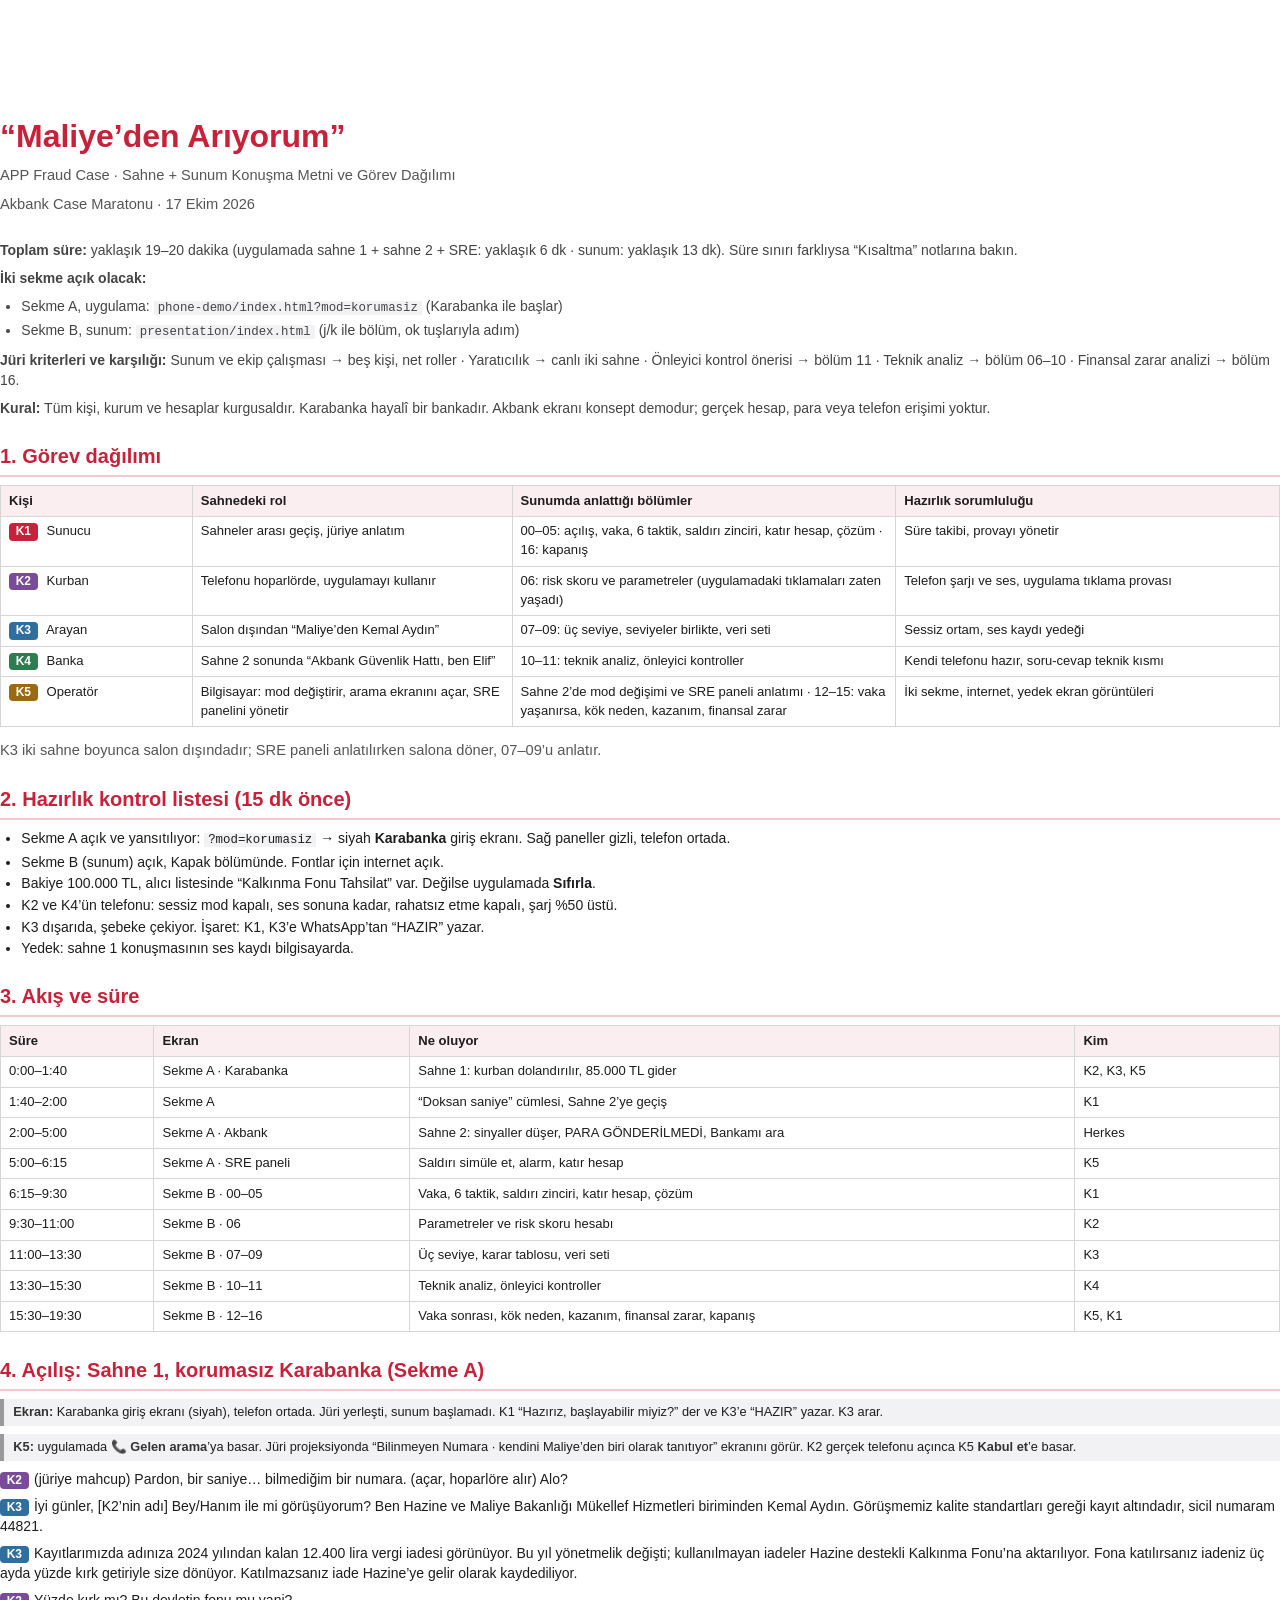
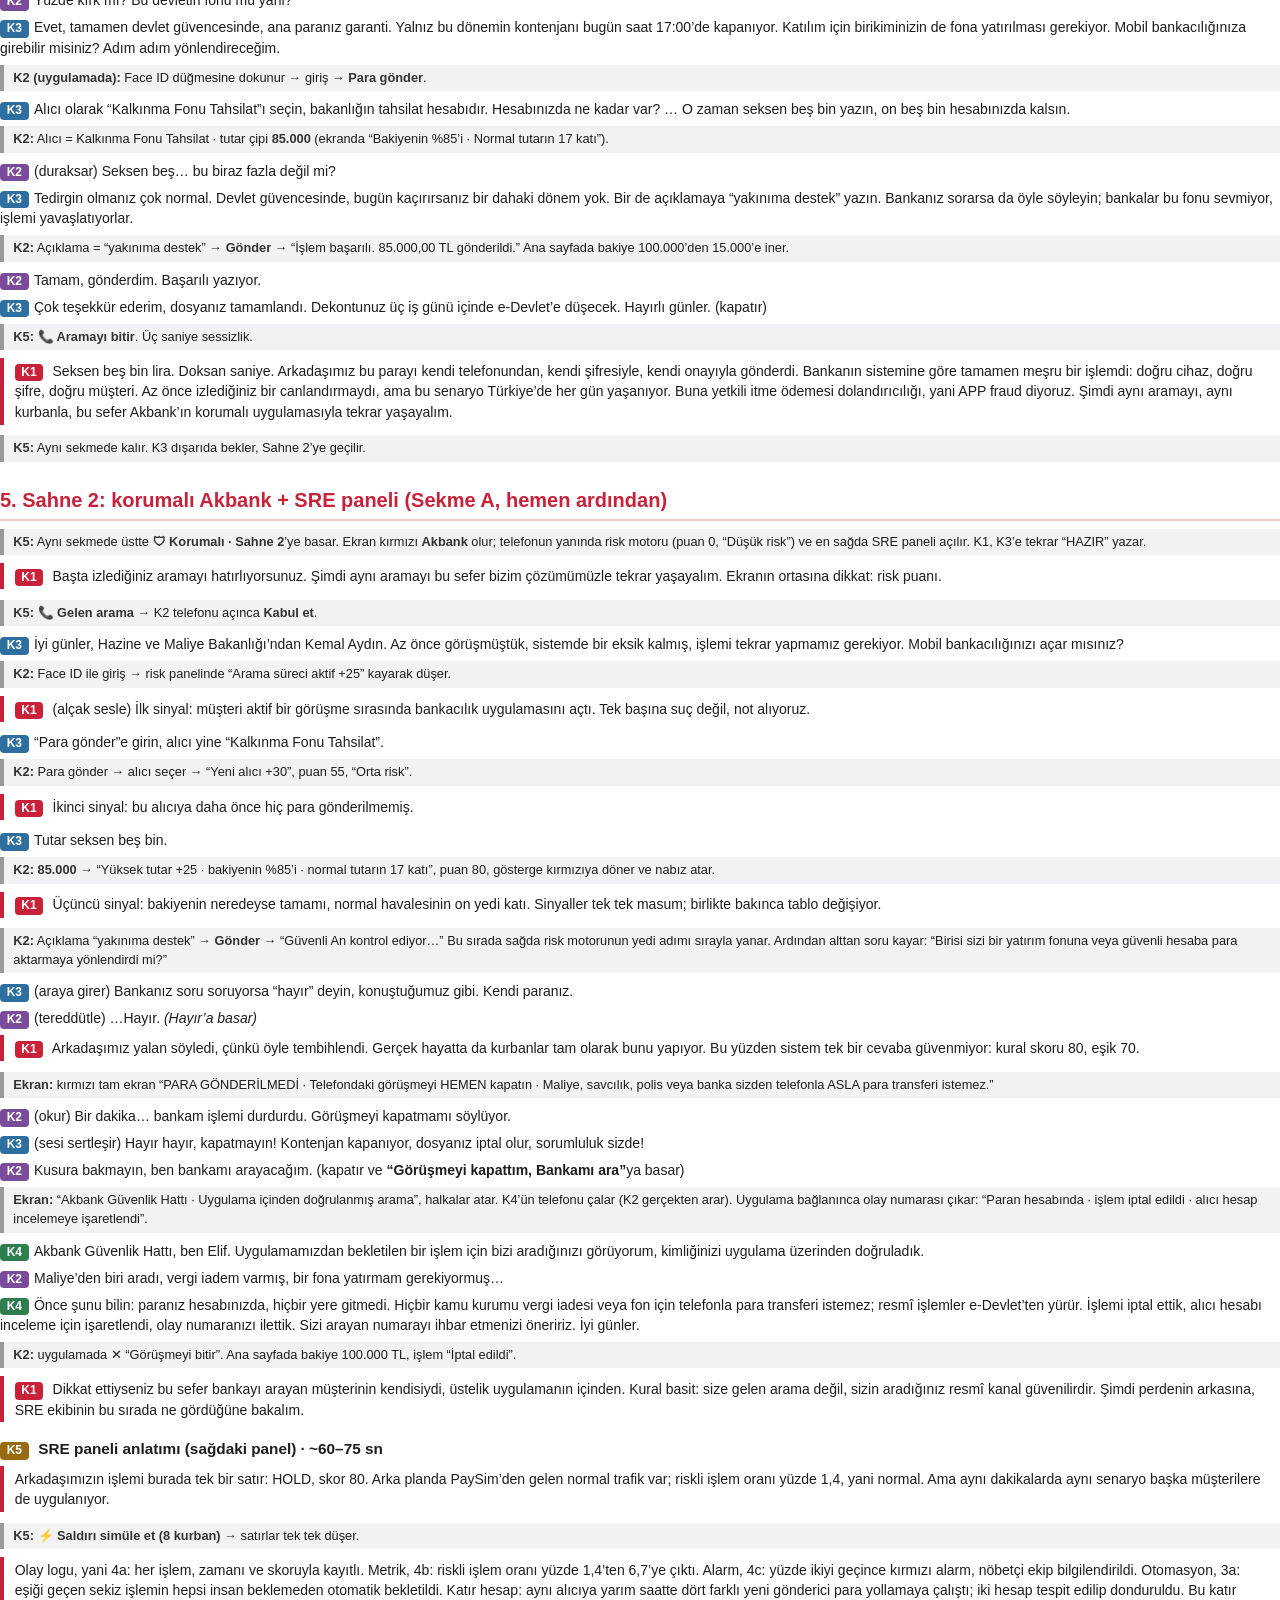
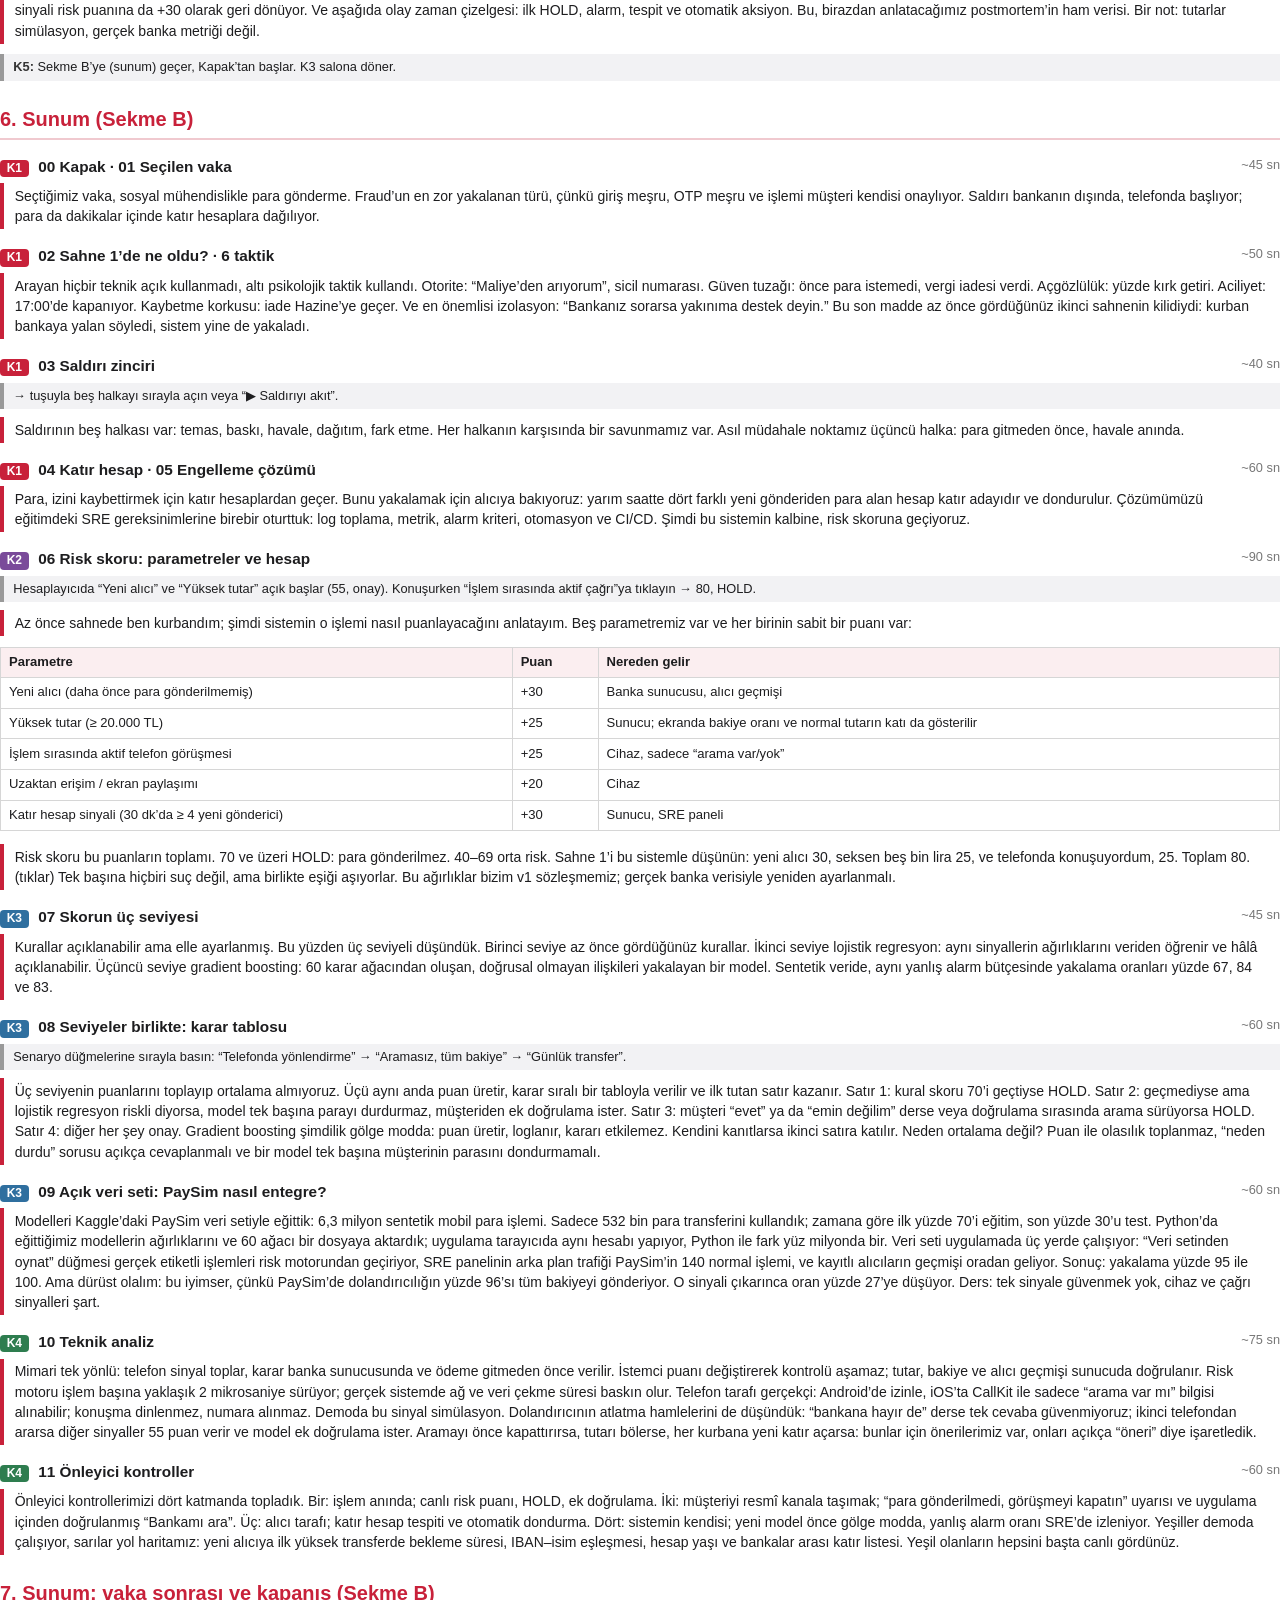
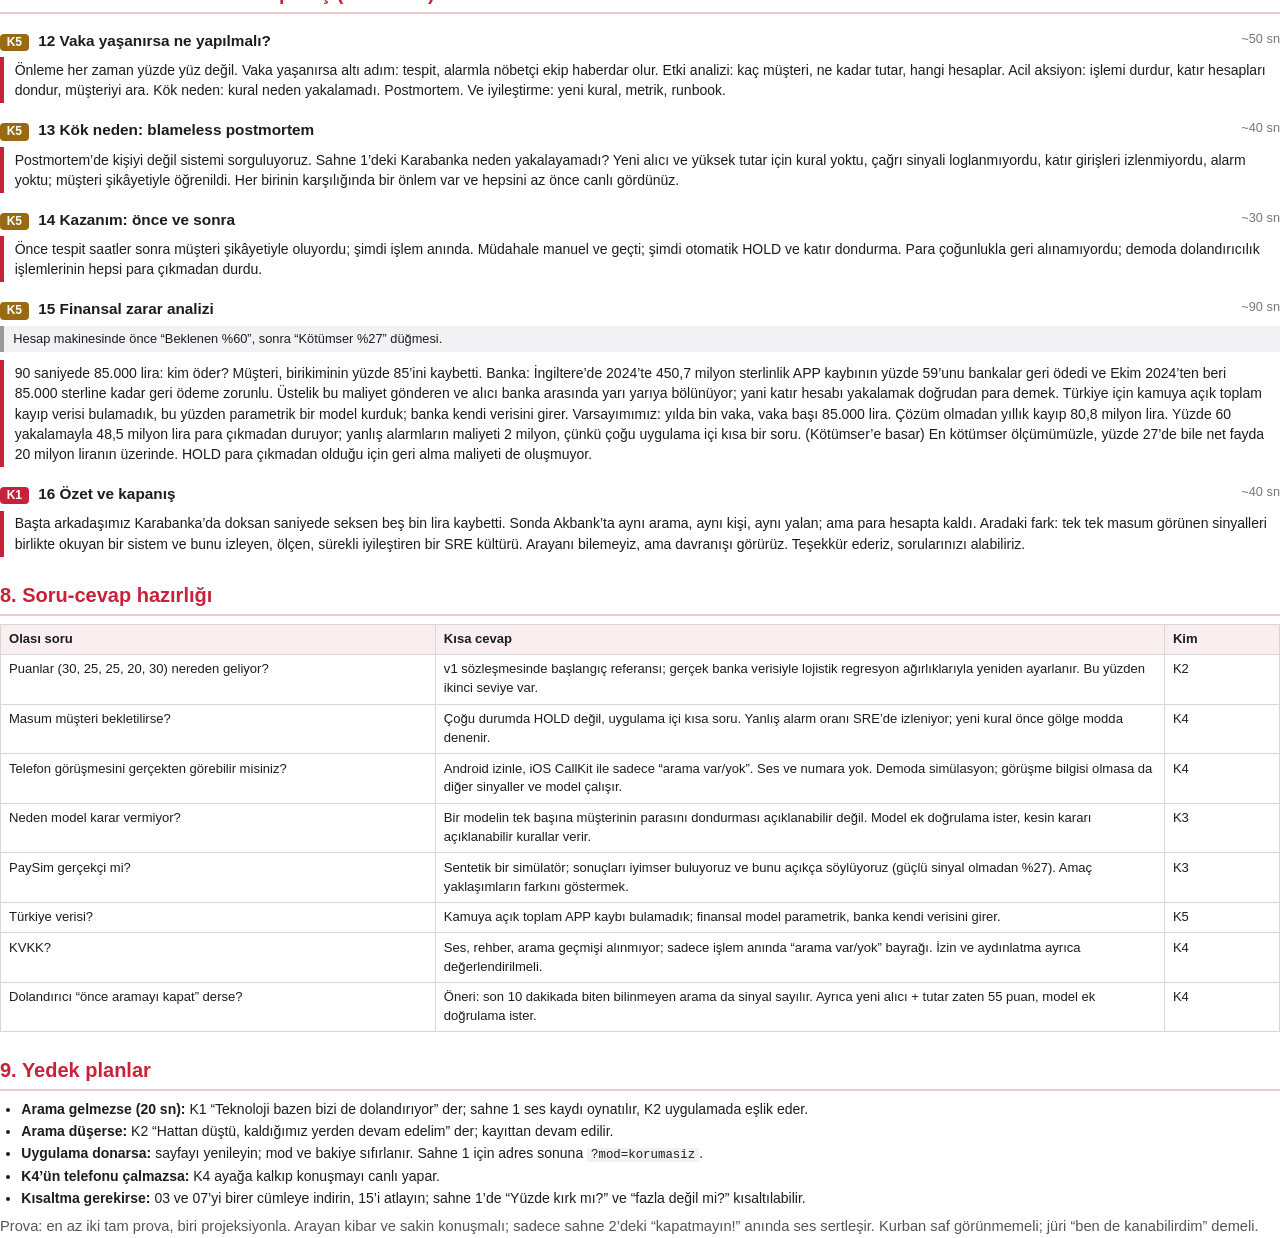
<file: docs/sunum-metni.html>
<!doctype html>
<html lang="tr">
<head>
<meta charset="utf-8">
<title>Sunum ve Sahne Metni · APP Fraud Case</title>
<style>
  @page { size: A4; margin: 16mm 15mm 16mm 15mm; }
  * { box-sizing: border-box; }
  body { font-family: "Segoe UI", Calibri, Arial, sans-serif; font-size: 10.5pt; line-height: 1.45; color: #1d1d1f; margin: 0; }
  h1 { font-size: 24pt; margin: 0 0 4pt; color: #c8213a; }
  h2 { font-size: 15pt; margin: 18pt 0 6pt; color: #c8213a; border-bottom: 1.5pt solid #f0c9cf; padding-bottom: 3pt; page-break-after: avoid; }
  h3 { font-size: 11.5pt; margin: 12pt 0 4pt; page-break-after: avoid; }
  p { margin: 0 0 6pt; }
  .sub { color: #555; font-size: 11pt; }
  .cover { padding-top: 30mm; page-break-after: always; }
  .cover .meta { margin-top: 18pt; font-size: 10.5pt; color: #444; }
  table { width: 100%; border-collapse: collapse; margin: 6pt 0 10pt; font-size: 9.8pt; page-break-inside: auto; }
  th, td { border: 0.6pt solid #d6d6d6; padding: 4pt 6pt; vertical-align: top; text-align: left; }
  th { background: #fbeef0; }
  tr { page-break-inside: avoid; }
  .who { display: inline-block; font-weight: 700; color: #fff; background: #c8213a; border-radius: 3pt; padding: 0 5pt; font-size: 9pt; margin-right: 4pt; }
  .who.k2 { background: #7a4b9a; } .who.k3 { background: #2f6f9f; } .who.k4 { background: #2e7d4f; } .who.k5 { background: #9a6a12; } .who.all { background: #555; }
  .line { margin: 0 0 5pt; padding-left: 0; page-break-inside: avoid; }
  .act { background: #f2f2f4; border-left: 3pt solid #999; padding: 3pt 7pt; margin: 4pt 0 6pt; font-size: 9.6pt; page-break-inside: avoid; }
  .act b { color: #333; }
  .say { border-left: 3pt solid #c8213a; padding: 2pt 8pt; margin: 4pt 0 8pt; page-break-inside: avoid; }
  .key { background: #fff7e0; border: 0.6pt solid #e8c76a; border-radius: 4pt; padding: 6pt 9pt; margin: 6pt 0 10pt; page-break-inside: avoid; }
  .slide { page-break-inside: avoid; margin-bottom: 8pt; }
  .slide h3 { display: flex; justify-content: space-between; }
  .slide h3 small { font-weight: 400; color: #777; }
  code { font-family: Consolas, monospace; font-size: 9.3pt; background: #f2f2f4; padding: 0 3pt; }
  ul { margin: 2pt 0 6pt 16pt; padding: 0; } li { margin: 1pt 0; }
  .pb { page-break-before: always; }
</style>
</head>
<body>

<div class="cover">
  <h1>“Maliye’den Arıyorum”</h1>
  <p class="sub">APP Fraud Case · Sahne + Sunum Konuşma Metni ve Görev Dağılımı</p>
  <p class="sub">Akbank Case Maratonu · 17 Ekim 2026</p>
  <div class="meta">
    <p><b>Toplam süre:</b> yaklaşık 19–20 dakika (uygulamada sahne 1 + sahne 2 + SRE: yaklaşık 6 dk · sunum: yaklaşık 13 dk). Süre sınırı farklıysa “Kısaltma” notlarına bakın.</p>
    <p><b>İki sekme açık olacak:</b></p>
    <ul>
      <li>Sekme A, uygulama: <code>phone-demo/index.html?mod=korumasiz</code> (Karabanka ile başlar)</li>
      <li>Sekme B, sunum: <code>presentation/index.html</code> (j/k ile bölüm, ok tuşlarıyla adım)</li>
    </ul>
    <p><b>Jüri kriterleri ve karşılığı:</b> Sunum ve ekip çalışması → beş kişi, net roller · Yaratıcılık → canlı iki sahne · Önleyici kontrol önerisi → bölüm 11 · Teknik analiz → bölüm 06–10 · Finansal zarar analizi → bölüm 16.</p>
    <p><b>Kural:</b> Tüm kişi, kurum ve hesaplar kurgusaldır. Karabanka hayalî bir bankadır. Akbank ekranı konsept demodur; gerçek hesap, para veya telefon erişimi yoktur.</p>
  </div>
</div>

<h2>1. Görev dağılımı</h2>
<table>
  <tr><th style="width:15%">Kişi</th><th style="width:25%">Sahnedeki rol</th><th style="width:30%">Sunumda anlattığı bölümler</th><th>Hazırlık sorumluluğu</th></tr>
  <tr><td><span class="who">K1</span> Sunucu</td><td>Sahneler arası geçiş, jüriye anlatım</td><td>00–05: açılış, vaka, 6 taktik, saldırı zinciri, katır hesap, çözüm · 16: kapanış</td><td>Süre takibi, provayı yönetir</td></tr>
  <tr><td><span class="who k2">K2</span> Kurban</td><td>Telefonu hoparlörde, uygulamayı kullanır</td><td>06: risk skoru ve parametreler (uygulamadaki tıklamaları zaten yaşadı)</td><td>Telefon şarjı ve ses, uygulama tıklama provası</td></tr>
  <tr><td><span class="who k3">K3</span> Arayan</td><td>Salon dışından “Maliye’den Kemal Aydın”</td><td>07–09: üç seviye, seviyeler birlikte, veri seti</td><td>Sessiz ortam, ses kaydı yedeği</td></tr>
  <tr><td><span class="who k4">K4</span> Banka</td><td>Sahne 2 sonunda “Akbank Güvenlik Hattı, ben Elif”</td><td>10–11: teknik analiz, önleyici kontroller</td><td>Kendi telefonu hazır, soru-cevap teknik kısmı</td></tr>
  <tr><td><span class="who k5">K5</span> Operatör</td><td>Bilgisayar: mod değiştirir, arama ekranını açar, SRE panelini yönetir</td><td>Sahne 2’de mod değişimi ve SRE paneli anlatımı · 12–15: vaka yaşanırsa, kök neden, kazanım, finansal zarar</td><td>İki sekme, internet, yedek ekran görüntüleri</td></tr>
</table>
<p class="sub">K3 iki sahne boyunca salon dışındadır; SRE paneli anlatılırken salona döner, 07–09’u anlatır.</p>

<h2>2. Hazırlık kontrol listesi (15 dk önce)</h2>
<ul>
  <li>Sekme A açık ve yansıtılıyor: <code>?mod=korumasiz</code> → siyah <b>Karabanka</b> giriş ekranı. Sağ paneller gizli, telefon ortada.</li>
  <li>Sekme B (sunum) açık, Kapak bölümünde. Fontlar için internet açık.</li>
  <li>Bakiye 100.000 TL, alıcı listesinde “Kalkınma Fonu Tahsilat” var. Değilse uygulamada <b>Sıfırla</b>.</li>
  <li>K2 ve K4’ün telefonu: sessiz mod kapalı, ses sonuna kadar, rahatsız etme kapalı, şarj %50 üstü.</li>
  <li>K3 dışarıda, şebeke çekiyor. İşaret: K1, K3’e WhatsApp’tan “HAZIR” yazar.</li>
  <li>Yedek: sahne 1 konuşmasının ses kaydı bilgisayarda.</li>
</ul>

<h2>3. Akış ve süre</h2>
<table>
  <tr><th style="width:12%">Süre</th><th style="width:20%">Ekran</th><th>Ne oluyor</th><th style="width:16%">Kim</th></tr>
  <tr><td>0:00–1:40</td><td>Sekme A · Karabanka</td><td>Sahne 1: kurban dolandırılır, 85.000 TL gider</td><td>K2, K3, K5</td></tr>
  <tr><td>1:40–2:00</td><td>Sekme A</td><td>“Doksan saniye” cümlesi, Sahne 2’ye geçiş</td><td>K1</td></tr>
  <tr><td>2:00–5:00</td><td>Sekme A · Akbank</td><td>Sahne 2: sinyaller düşer, PARA GÖNDERİLMEDİ, Bankamı ara</td><td>Herkes</td></tr>
  <tr><td>5:00–6:15</td><td>Sekme A · SRE paneli</td><td>Saldırı simüle et, alarm, katır hesap</td><td>K5</td></tr>
  <tr><td>6:15–9:30</td><td>Sekme B · 00–05</td><td>Vaka, 6 taktik, saldırı zinciri, katır hesap, çözüm</td><td>K1</td></tr>
  <tr><td>9:30–11:00</td><td>Sekme B · 06</td><td>Parametreler ve risk skoru hesabı</td><td>K2</td></tr>
  <tr><td>11:00–13:30</td><td>Sekme B · 07–09</td><td>Üç seviye, karar tablosu, veri seti</td><td>K3</td></tr>
  <tr><td>13:30–15:30</td><td>Sekme B · 10–11</td><td>Teknik analiz, önleyici kontroller</td><td>K4</td></tr>
  <tr><td>15:30–19:30</td><td>Sekme B · 12–16</td><td>Vaka sonrası, kök neden, kazanım, finansal zarar, kapanış</td><td>K5, K1</td></tr>
</table>

<h2 class="pb">4. Açılış: Sahne 1, korumasız Karabanka (Sekme A)</h2>
<div class="act"><b>Ekran:</b> Karabanka giriş ekranı (siyah), telefon ortada. Jüri yerleşti, sunum başlamadı. K1 “Hazırız, başlayabilir miyiz?” der ve K3’e “HAZIR” yazar. K3 arar.</div>
<div class="act"><b>K5:</b> uygulamada <b>📞 Gelen arama</b>’ya basar. Jüri projeksiyonda “Bilinmeyen Numara · kendini Maliye’den biri olarak tanıtıyor” ekranını görür. K2 gerçek telefonu açınca K5 <b>Kabul et</b>’e basar.</div>
<p class="line"><span class="who k2">K2</span>(jüriye mahcup) Pardon, bir saniye… bilmediğim bir numara. (açar, hoparlöre alır) Alo?</p>
<p class="line"><span class="who k3">K3</span>İyi günler, [K2’nin adı] Bey/Hanım ile mi görüşüyorum? Ben Hazine ve Maliye Bakanlığı Mükellef Hizmetleri biriminden Kemal Aydın. Görüşmemiz kalite standartları gereği kayıt altındadır, sicil numaram 44821.</p>
<p class="line"><span class="who k3">K3</span>Kayıtlarımızda adınıza 2024 yılından kalan 12.400 lira vergi iadesi görünüyor. Bu yıl yönetmelik değişti; kullanılmayan iadeler Hazine destekli Kalkınma Fonu’na aktarılıyor. Fona katılırsanız iadeniz üç ayda yüzde kırk getiriyle size dönüyor. Katılmazsanız iade Hazine’ye gelir olarak kaydediliyor.</p>
<p class="line"><span class="who k2">K2</span>Yüzde kırk mı? Bu devletin fonu mu yani?</p>
<p class="line"><span class="who k3">K3</span>Evet, tamamen devlet güvencesinde, ana paranız garanti. Yalnız bu dönemin kontenjanı bugün saat 17:00’de kapanıyor. Katılım için birikiminizin de fona yatırılması gerekiyor. Mobil bankacılığınıza girebilir misiniz? Adım adım yönlendireceğim.</p>
<div class="act"><b>K2 (uygulamada):</b> Face ID düğmesine dokunur → giriş → <b>Para gönder</b>.</div>
<p class="line"><span class="who k3">K3</span>Alıcı olarak “Kalkınma Fonu Tahsilat”ı seçin, bakanlığın tahsilat hesabıdır. Hesabınızda ne kadar var? … O zaman seksen beş bin yazın, on beş bin hesabınızda kalsın.</p>
<div class="act"><b>K2:</b> Alıcı = Kalkınma Fonu Tahsilat · tutar çipi <b>85.000</b> (ekranda “Bakiyenin %85’i · Normal tutarın 17 katı”).</div>
<p class="line"><span class="who k2">K2</span>(duraksar) Seksen beş… bu biraz fazla değil mi?</p>
<p class="line"><span class="who k3">K3</span>Tedirgin olmanız çok normal. Devlet güvencesinde, bugün kaçırırsanız bir dahaki dönem yok. Bir de açıklamaya “yakınıma destek” yazın. Bankanız sorarsa da öyle söyleyin; bankalar bu fonu sevmiyor, işlemi yavaşlatıyorlar.</p>
<div class="act"><b>K2:</b> Açıklama = “yakınıma destek” → <b>Gönder</b> → “İşlem başarılı. 85.000,00 TL gönderildi.” Ana sayfada bakiye 100.000’den 15.000’e iner.</div>
<p class="line"><span class="who k2">K2</span>Tamam, gönderdim. Başarılı yazıyor.</p>
<p class="line"><span class="who k3">K3</span>Çok teşekkür ederim, dosyanız tamamlandı. Dekontunuz üç iş günü içinde e-Devlet’e düşecek. Hayırlı günler. (kapatır)</p>
<div class="act"><b>K5:</b> <b>📞 Aramayı bitir</b>. Üç saniye sessizlik.</div>
<div class="say"><span class="who">K1</span> Seksen beş bin lira. Doksan saniye. Arkadaşımız bu parayı kendi telefonundan, kendi şifresiyle, kendi onayıyla gönderdi. Bankanın sistemine göre tamamen meşru bir işlemdi: doğru cihaz, doğru şifre, doğru müşteri. Az önce izlediğiniz bir canlandırmaydı, ama bu senaryo Türkiye’de her gün yaşanıyor. Buna yetkili itme ödemesi dolandırıcılığı, yani APP fraud diyoruz. Şimdi aynı aramayı, aynı kurbanla, bu sefer Akbank’ın korumalı uygulamasıyla tekrar yaşayalım.</div>
<div class="act"><b>K5:</b> Aynı sekmede kalır. K3 dışarıda bekler, Sahne 2’ye geçilir.</div>

<h2 class="pb">5. Sahne 2: korumalı Akbank + SRE paneli (Sekme A, hemen ardından)</h2>
<div class="act"><b>K5:</b> Aynı sekmede üstte <b>🛡 Korumalı · Sahne 2</b>’ye basar. Ekran kırmızı <b>Akbank</b> olur; telefonun yanında risk motoru (puan 0, “Düşük risk”) ve en sağda SRE paneli açılır. K1, K3’e tekrar “HAZIR” yazar.</div>
<div class="say"><span class="who">K1</span> Başta izlediğiniz aramayı hatırlıyorsunuz. Şimdi aynı aramayı bu sefer bizim çözümümüzle tekrar yaşayalım. Ekranın ortasına dikkat: risk puanı.</div>
<div class="act"><b>K5:</b> <b>📞 Gelen arama</b> → K2 telefonu açınca <b>Kabul et</b>.</div>
<p class="line"><span class="who k3">K3</span>İyi günler, Hazine ve Maliye Bakanlığı’ndan Kemal Aydın. Az önce görüşmüştük, sistemde bir eksik kalmış, işlemi tekrar yapmamız gerekiyor. Mobil bankacılığınızı açar mısınız?</p>
<div class="act"><b>K2:</b> Face ID ile giriş → risk panelinde “Arama süreci aktif +25” kayarak düşer.</div>
<div class="say"><span class="who">K1</span> (alçak sesle) İlk sinyal: müşteri aktif bir görüşme sırasında bankacılık uygulamasını açtı. Tek başına suç değil, not alıyoruz.</div>
<p class="line"><span class="who k3">K3</span>“Para gönder”e girin, alıcı yine “Kalkınma Fonu Tahsilat”.</p>
<div class="act"><b>K2:</b> Para gönder → alıcı seçer → “Yeni alıcı +30”, puan 55, “Orta risk”.</div>
<div class="say"><span class="who">K1</span> İkinci sinyal: bu alıcıya daha önce hiç para gönderilmemiş.</div>
<p class="line"><span class="who k3">K3</span>Tutar seksen beş bin.</p>
<div class="act"><b>K2:</b> <b>85.000</b> → “Yüksek tutar +25 · bakiyenin %85’i · normal tutarın 17 katı”, puan 80, gösterge kırmızıya döner ve nabız atar.</div>
<div class="say"><span class="who">K1</span> Üçüncü sinyal: bakiyenin neredeyse tamamı, normal havalesinin on yedi katı. Sinyaller tek tek masum; birlikte bakınca tablo değişiyor.</div>
<div class="act"><b>K2:</b> Açıklama “yakınıma destek” → <b>Gönder</b> → “Güvenli An kontrol ediyor…” Bu sırada sağda risk motorunun yedi adımı sırayla yanar. Ardından alttan soru kayar: “Birisi sizi bir yatırım fonuna veya güvenli hesaba para aktarmaya yönlendirdi mi?”</div>
<p class="line"><span class="who k3">K3</span>(araya girer) Bankanız soru soruyorsa “hayır” deyin, konuştuğumuz gibi. Kendi paranız.</p>
<p class="line"><span class="who k2">K2</span>(tereddütle) …Hayır. <i>(Hayır’a basar)</i></p>
<div class="say"><span class="who">K1</span> Arkadaşımız yalan söyledi, çünkü öyle tembihlendi. Gerçek hayatta da kurbanlar tam olarak bunu yapıyor. Bu yüzden sistem tek bir cevaba güvenmiyor: kural skoru 80, eşik 70.</div>
<div class="act"><b>Ekran:</b> kırmızı tam ekran “PARA GÖNDERİLMEDİ · Telefondaki görüşmeyi HEMEN kapatın · Maliye, savcılık, polis veya banka sizden telefonla ASLA para transferi istemez.”</div>
<p class="line"><span class="who k2">K2</span>(okur) Bir dakika… bankam işlemi durdurdu. Görüşmeyi kapatmamı söylüyor.</p>
<p class="line"><span class="who k3">K3</span>(sesi sertleşir) Hayır hayır, kapatmayın! Kontenjan kapanıyor, dosyanız iptal olur, sorumluluk sizde!</p>
<p class="line"><span class="who k2">K2</span>Kusura bakmayın, ben bankamı arayacağım. (kapatır ve <b>“Görüşmeyi kapattım, Bankamı ara”</b>ya basar)</p>
<div class="act"><b>Ekran:</b> “Akbank Güvenlik Hattı · Uygulama içinden doğrulanmış arama”, halkalar atar. K4’ün telefonu çalar (K2 gerçekten arar). Uygulama bağlanınca olay numarası çıkar: “Paran hesabında · işlem iptal edildi · alıcı hesap incelemeye işaretlendi”.</div>
<p class="line"><span class="who k4">K4</span>Akbank Güvenlik Hattı, ben Elif. Uygulamamızdan bekletilen bir işlem için bizi aradığınızı görüyorum, kimliğinizi uygulama üzerinden doğruladık.</p>
<p class="line"><span class="who k2">K2</span>Maliye’den biri aradı, vergi iadem varmış, bir fona yatırmam gerekiyormuş…</p>
<p class="line"><span class="who k4">K4</span>Önce şunu bilin: paranız hesabınızda, hiçbir yere gitmedi. Hiçbir kamu kurumu vergi iadesi veya fon için telefonla para transferi istemez; resmî işlemler e-Devlet’ten yürür. İşlemi iptal ettik, alıcı hesabı inceleme için işaretlendi, olay numaranızı ilettik. Sizi arayan numarayı ihbar etmenizi öneririz. İyi günler.</p>
<div class="act"><b>K2:</b> uygulamada ✕ “Görüşmeyi bitir”. Ana sayfada bakiye 100.000 TL, işlem “İptal edildi”.</div>
<div class="say"><span class="who">K1</span> Dikkat ettiyseniz bu sefer bankayı arayan müşterinin kendisiydi, üstelik uygulamanın içinden. Kural basit: size gelen arama değil, sizin aradığınız resmî kanal güvenilirdir. Şimdi perdenin arkasına, SRE ekibinin bu sırada ne gördüğüne bakalım.</div>

<h3><span class="who k5">K5</span> SRE paneli anlatımı (sağdaki panel) · ~60–75 sn</h3>
<div class="say">Arkadaşımızın işlemi burada tek bir satır: HOLD, skor 80. Arka planda PaySim’den gelen normal trafik var; riskli işlem oranı yüzde 1,4, yani normal. Ama aynı dakikalarda aynı senaryo başka müşterilere de uygulanıyor.</div>
<div class="act"><b>K5:</b> <b>⚡ Saldırı simüle et (8 kurban)</b> → satırlar tek tek düşer.</div>
<div class="say">Olay logu, yani 4a: her işlem, zamanı ve skoruyla kayıtlı. Metrik, 4b: riskli işlem oranı yüzde 1,4’ten 6,7’ye çıktı. Alarm, 4c: yüzde ikiyi geçince kırmızı alarm, nöbetçi ekip bilgilendirildi. Otomasyon, 3a: eşiği geçen sekiz işlemin hepsi insan beklemeden otomatik bekletildi. Katır hesap: aynı alıcıya yarım saatte dört farklı yeni gönderici para yollamaya çalıştı; iki hesap tespit edilip donduruldu. Bu katır sinyali risk puanına da +30 olarak geri dönüyor. Ve aşağıda olay zaman çizelgesi: ilk HOLD, alarm, tespit ve otomatik aksiyon. Bu, birazdan anlatacağımız postmortem’in ham verisi. Bir not: tutarlar simülasyon, gerçek banka metriği değil.</div>
<div class="act"><b>K5:</b> Sekme B’ye (sunum) geçer, Kapak’tan başlar. K3 salona döner.</div>

<h2 class="pb">6. Sunum (Sekme B)</h2>

<div class="slide"><h3><span><span class="who">K1</span> 00 Kapak · 01 Seçilen vaka</span><small>~45 sn</small></h3>
<div class="say">Seçtiğimiz vaka, sosyal mühendislikle para gönderme. Fraud’un en zor yakalanan türü, çünkü giriş meşru, OTP meşru ve işlemi müşteri kendisi onaylıyor. Saldırı bankanın dışında, telefonda başlıyor; para da dakikalar içinde katır hesaplara dağılıyor.</div></div>

<div class="slide"><h3><span><span class="who">K1</span> 02 Sahne 1’de ne oldu? · 6 taktik</span><small>~50 sn</small></h3>
<div class="say">Arayan hiçbir teknik açık kullanmadı, altı psikolojik taktik kullandı. Otorite: “Maliye’den arıyorum”, sicil numarası. Güven tuzağı: önce para istemedi, vergi iadesi verdi. Açgözlülük: yüzde kırk getiri. Aciliyet: 17:00’de kapanıyor. Kaybetme korkusu: iade Hazine’ye geçer. Ve en önemlisi izolasyon: “Bankanız sorarsa yakınıma destek deyin.” Bu son madde az önce gördüğünüz ikinci sahnenin kilidiydi: kurban bankaya yalan söyledi, sistem yine de yakaladı.</div></div>

<div class="slide"><h3><span><span class="who">K1</span> 03 Saldırı zinciri</span><small>~40 sn</small></h3>
<div class="act">→ tuşuyla beş halkayı sırayla açın veya “▶ Saldırıyı akıt”.</div>
<div class="say">Saldırının beş halkası var: temas, baskı, havale, dağıtım, fark etme. Her halkanın karşısında bir savunmamız var. Asıl müdahale noktamız üçüncü halka: para gitmeden önce, havale anında.</div></div>

<div class="slide"><h3><span><span class="who">K1</span> 04 Katır hesap · 05 Engelleme çözümü</span><small>~60 sn</small></h3>
<div class="say">Para, izini kaybettirmek için katır hesaplardan geçer. Bunu yakalamak için alıcıya bakıyoruz: yarım saatte dört farklı yeni gönderiden para alan hesap katır adayıdır ve dondurulur. Çözümümüzü eğitimdeki SRE gereksinimlerine birebir oturttuk: log toplama, metrik, alarm kriteri, otomasyon ve CI/CD. Şimdi bu sistemin kalbine, risk skoruna geçiyoruz.</div></div>

<div class="slide"><h3><span><span class="who k2">K2</span> 06 Risk skoru: parametreler ve hesap</span><small>~90 sn</small></h3>
<div class="act">Hesaplayıcıda “Yeni alıcı” ve “Yüksek tutar” açık başlar (55, onay). Konuşurken “İşlem sırasında aktif çağrı”ya tıklayın → 80, HOLD.</div>
<div class="say">Az önce sahnede ben kurbandım; şimdi sistemin o işlemi nasıl puanlayacağını anlatayım. Beş parametremiz var ve her birinin sabit bir puanı var:</div>
<table>
  <tr><th>Parametre</th><th>Puan</th><th>Nereden gelir</th></tr>
  <tr><td>Yeni alıcı (daha önce para gönderilmemiş)</td><td>+30</td><td>Banka sunucusu, alıcı geçmişi</td></tr>
  <tr><td>Yüksek tutar (≥ 20.000 TL)</td><td>+25</td><td>Sunucu; ekranda bakiye oranı ve normal tutarın katı da gösterilir</td></tr>
  <tr><td>İşlem sırasında aktif telefon görüşmesi</td><td>+25</td><td>Cihaz, sadece “arama var/yok”</td></tr>
  <tr><td>Uzaktan erişim / ekran paylaşımı</td><td>+20</td><td>Cihaz</td></tr>
  <tr><td>Katır hesap sinyali (30 dk’da ≥ 4 yeni gönderici)</td><td>+30</td><td>Sunucu, SRE paneli</td></tr>
</table>
<div class="say">Risk skoru bu puanların toplamı. 70 ve üzeri HOLD: para gönderilmez. 40–69 orta risk. Sahne 1’i bu sistemle düşünün: yeni alıcı 30, seksen beş bin lira 25, ve telefonda konuşuyordum, 25. Toplam 80. (tıklar) Tek başına hiçbiri suç değil, ama birlikte eşiği aşıyorlar. Bu ağırlıklar bizim v1 sözleşmemiz; gerçek banka verisiyle yeniden ayarlanmalı.</div></div>

<div class="slide"><h3><span><span class="who k3">K3</span> 07 Skorun üç seviyesi</span><small>~45 sn</small></h3>
<div class="say">Kurallar açıklanabilir ama elle ayarlanmış. Bu yüzden üç seviyeli düşündük. Birinci seviye az önce gördüğünüz kurallar. İkinci seviye lojistik regresyon: aynı sinyallerin ağırlıklarını veriden öğrenir ve hâlâ açıklanabilir. Üçüncü seviye gradient boosting: 60 karar ağacından oluşan, doğrusal olmayan ilişkileri yakalayan bir model. Sentetik veride, aynı yanlış alarm bütçesinde yakalama oranları yüzde 67, 84 ve 83.</div></div>

<div class="slide"><h3><span><span class="who k3">K3</span> 08 Seviyeler birlikte: karar tablosu</span><small>~60 sn</small></h3>
<div class="act">Senaryo düğmelerine sırayla basın: “Telefonda yönlendirme” → “Aramasız, tüm bakiye” → “Günlük transfer”.</div>
<div class="say">Üç seviyenin puanlarını toplayıp ortalama almıyoruz. Üçü aynı anda puan üretir, karar sıralı bir tabloyla verilir ve ilk tutan satır kazanır. Satır 1: kural skoru 70’i geçtiyse HOLD. Satır 2: geçmediyse ama lojistik regresyon riskli diyorsa, model tek başına parayı durdurmaz, müşteriden ek doğrulama ister. Satır 3: müşteri “evet” ya da “emin değilim” derse veya doğrulama sırasında arama sürüyorsa HOLD. Satır 4: diğer her şey onay. Gradient boosting şimdilik gölge modda: puan üretir, loglanır, kararı etkilemez. Kendini kanıtlarsa ikinci satıra katılır. Neden ortalama değil? Puan ile olasılık toplanmaz, “neden durdu” sorusu açıkça cevaplanmalı ve bir model tek başına müşterinin parasını dondurmamalı.</div></div>

<div class="slide"><h3><span><span class="who k3">K3</span> 09 Açık veri seti: PaySim nasıl entegre?</span><small>~60 sn</small></h3>
<div class="say">Modelleri Kaggle’daki PaySim veri setiyle eğittik: 6,3 milyon sentetik mobil para işlemi. Sadece 532 bin para transferini kullandık; zamana göre ilk yüzde 70’i eğitim, son yüzde 30’u test. Python’da eğittiğimiz modellerin ağırlıklarını ve 60 ağacı bir dosyaya aktardık; uygulama tarayıcıda aynı hesabı yapıyor, Python ile fark yüz milyonda bir. Veri seti uygulamada üç yerde çalışıyor: “Veri setinden oynat” düğmesi gerçek etiketli işlemleri risk motorundan geçiriyor, SRE panelinin arka plan trafiği PaySim’in 140 normal işlemi, ve kayıtlı alıcıların geçmişi oradan geliyor. Sonuç: yakalama yüzde 95 ile 100. Ama dürüst olalım: bu iyimser, çünkü PaySim’de dolandırıcılığın yüzde 96’sı tüm bakiyeyi gönderiyor. O sinyali çıkarınca oran yüzde 27’ye düşüyor. Ders: tek sinyale güvenmek yok, cihaz ve çağrı sinyalleri şart.</div></div>

<div class="slide"><h3><span><span class="who k4">K4</span> 10 Teknik analiz</span><small>~75 sn</small></h3>
<div class="say">Mimari tek yönlü: telefon sinyal toplar, karar banka sunucusunda ve ödeme gitmeden önce verilir. İstemci puanı değiştirerek kontrolü aşamaz; tutar, bakiye ve alıcı geçmişi sunucuda doğrulanır. Risk motoru işlem başına yaklaşık 2 mikrosaniye sürüyor; gerçek sistemde ağ ve veri çekme süresi baskın olur. Telefon tarafı gerçekçi: Android’de izinle, iOS’ta CallKit ile sadece “arama var mı” bilgisi alınabilir; konuşma dinlenmez, numara alınmaz. Demoda bu sinyal simülasyon. Dolandırıcının atlatma hamlelerini de düşündük: “bankana hayır de” derse tek cevaba güvenmiyoruz; ikinci telefondan ararsa diğer sinyaller 55 puan verir ve model ek doğrulama ister. Aramayı önce kapattırırsa, tutarı bölerse, her kurbana yeni katır açarsa: bunlar için önerilerimiz var, onları açıkça “öneri” diye işaretledik.</div></div>

<div class="slide"><h3><span><span class="who k4">K4</span> 11 Önleyici kontroller</span><small>~60 sn</small></h3>
<div class="say">Önleyici kontrollerimizi dört katmanda topladık. Bir: işlem anında; canlı risk puanı, HOLD, ek doğrulama. İki: müşteriyi resmî kanala taşımak; “para gönderilmedi, görüşmeyi kapatın” uyarısı ve uygulama içinden doğrulanmış “Bankamı ara”. Üç: alıcı tarafı; katır hesap tespiti ve otomatik dondurma. Dört: sistemin kendisi; yeni model önce gölge modda, yanlış alarm oranı SRE’de izleniyor. Yeşiller demoda çalışıyor, sarılar yol haritamız: yeni alıcıya ilk yüksek transferde bekleme süresi, IBAN–isim eşleşmesi, hesap yaşı ve bankalar arası katır listesi. Yeşil olanların hepsini başta canlı gördünüz.</div></div>

<h2 class="pb">7. Sunum: vaka sonrası ve kapanış (Sekme B)</h2>
<div class="slide"><h3><span><span class="who k5">K5</span> 12 Vaka yaşanırsa ne yapılmalı?</span><small>~50 sn</small></h3>
<div class="say">Önleme her zaman yüzde yüz değil. Vaka yaşanırsa altı adım: tespit, alarmla nöbetçi ekip haberdar olur. Etki analizi: kaç müşteri, ne kadar tutar, hangi hesaplar. Acil aksiyon: işlemi durdur, katır hesapları dondur, müşteriyi ara. Kök neden: kural neden yakalamadı. Postmortem. Ve iyileştirme: yeni kural, metrik, runbook.</div></div>
<div class="slide"><h3><span><span class="who k5">K5</span> 13 Kök neden: blameless postmortem</span><small>~40 sn</small></h3>
<div class="say">Postmortem’de kişiyi değil sistemi sorguluyoruz. Sahne 1’deki Karabanka neden yakalayamadı? Yeni alıcı ve yüksek tutar için kural yoktu, çağrı sinyali loglanmıyordu, katır girişleri izlenmiyordu, alarm yoktu; müşteri şikâyetiyle öğrenildi. Her birinin karşılığında bir önlem var ve hepsini az önce canlı gördünüz.</div></div>
<div class="slide"><h3><span><span class="who k5">K5</span> 14 Kazanım: önce ve sonra</span><small>~30 sn</small></h3>
<div class="say">Önce tespit saatler sonra müşteri şikâyetiyle oluyordu; şimdi işlem anında. Müdahale manuel ve geçti; şimdi otomatik HOLD ve katır dondurma. Para çoğunlukla geri alınamıyordu; demoda dolandırıcılık işlemlerinin hepsi para çıkmadan durdu.</div></div>
<div class="slide"><h3><span><span class="who k5">K5</span> 15 Finansal zarar analizi</span><small>~90 sn</small></h3>
<div class="act">Hesap makinesinde önce “Beklenen %60”, sonra “Kötümser %27” düğmesi.</div>
<div class="say">90 saniyede 85.000 lira: kim öder? Müşteri, birikiminin yüzde 85’ini kaybetti. Banka: İngiltere’de 2024’te 450,7 milyon sterlinlik APP kaybının yüzde 59’unu bankalar geri ödedi ve Ekim 2024’ten beri 85.000 sterline kadar geri ödeme zorunlu. Üstelik bu maliyet gönderen ve alıcı banka arasında yarı yarıya bölünüyor; yani katır hesabı yakalamak doğrudan para demek. Türkiye için kamuya açık toplam kayıp verisi bulamadık, bu yüzden parametrik bir model kurduk; banka kendi verisini girer. Varsayımımız: yılda bin vaka, vaka başı 85.000 lira. Çözüm olmadan yıllık kayıp 80,8 milyon lira. Yüzde 60 yakalamayla 48,5 milyon lira para çıkmadan duruyor; yanlış alarmların maliyeti 2 milyon, çünkü çoğu uygulama içi kısa bir soru. (Kötümser’e basar) En kötümser ölçümümüzle, yüzde 27’de bile net fayda 20 milyon liranın üzerinde. HOLD para çıkmadan olduğu için geri alma maliyeti de oluşmuyor.</div></div>
<div class="slide"><h3><span><span class="who">K1</span> 16 Özet ve kapanış</span><small>~40 sn</small></h3>
<div class="say">Başta arkadaşımız Karabanka’da doksan saniyede seksen beş bin lira kaybetti. Sonda Akbank’ta aynı arama, aynı kişi, aynı yalan; ama para hesapta kaldı. Aradaki fark: tek tek masum görünen sinyalleri birlikte okuyan bir sistem ve bunu izleyen, ölçen, sürekli iyileştiren bir SRE kültürü. Arayanı bilemeyiz, ama davranışı görürüz. Teşekkür ederiz, sorularınızı alabiliriz.</div></div>

<h2 class="pb">8. Soru-cevap hazırlığı</h2>
<table>
  <tr><th style="width:34%">Olası soru</th><th>Kısa cevap</th><th style="width:9%">Kim</th></tr>
  <tr><td>Puanlar (30, 25, 25, 20, 30) nereden geliyor?</td><td>v1 sözleşmesinde başlangıç referansı; gerçek banka verisiyle lojistik regresyon ağırlıklarıyla yeniden ayarlanır. Bu yüzden ikinci seviye var.</td><td>K2</td></tr>
  <tr><td>Masum müşteri bekletilirse?</td><td>Çoğu durumda HOLD değil, uygulama içi kısa soru. Yanlış alarm oranı SRE’de izleniyor; yeni kural önce gölge modda denenir.</td><td>K4</td></tr>
  <tr><td>Telefon görüşmesini gerçekten görebilir misiniz?</td><td>Android izinle, iOS CallKit ile sadece “arama var/yok”. Ses ve numara yok. Demoda simülasyon; görüşme bilgisi olmasa da diğer sinyaller ve model çalışır.</td><td>K4</td></tr>
  <tr><td>Neden model karar vermiyor?</td><td>Bir modelin tek başına müşterinin parasını dondurması açıklanabilir değil. Model ek doğrulama ister, kesin kararı açıklanabilir kurallar verir.</td><td>K3</td></tr>
  <tr><td>PaySim gerçekçi mi?</td><td>Sentetik bir simülatör; sonuçları iyimser buluyoruz ve bunu açıkça söylüyoruz (güçlü sinyal olmadan %27). Amaç yaklaşımların farkını göstermek.</td><td>K3</td></tr>
  <tr><td>Türkiye verisi?</td><td>Kamuya açık toplam APP kaybı bulamadık; finansal model parametrik, banka kendi verisini girer.</td><td>K5</td></tr>
  <tr><td>KVKK?</td><td>Ses, rehber, arama geçmişi alınmıyor; sadece işlem anında “arama var/yok” bayrağı. İzin ve aydınlatma ayrıca değerlendirilmeli.</td><td>K4</td></tr>
  <tr><td>Dolandırıcı “önce aramayı kapat” derse?</td><td>Öneri: son 10 dakikada biten bilinmeyen arama da sinyal sayılır. Ayrıca yeni alıcı + tutar zaten 55 puan, model ek doğrulama ister.</td><td>K4</td></tr>
</table>

<h2>9. Yedek planlar</h2>
<ul>
  <li><b>Arama gelmezse (20 sn):</b> K1 “Teknoloji bazen bizi de dolandırıyor” der; sahne 1 ses kaydı oynatılır, K2 uygulamada eşlik eder.</li>
  <li><b>Arama düşerse:</b> K2 “Hattan düştü, kaldığımız yerden devam edelim” der; kayıttan devam edilir.</li>
  <li><b>Uygulama donarsa:</b> sayfayı yenileyin; mod ve bakiye sıfırlanır. Sahne 1 için adres sonuna <code>?mod=korumasiz</code>.</li>
  <li><b>K4’ün telefonu çalmazsa:</b> K4 ayağa kalkıp konuşmayı canlı yapar.</li>
  <li><b>Kısaltma gerekirse:</b> 03 ve 07’yi birer cümleye indirin, 15’i atlayın; sahne 1’de “Yüzde kırk mı?” ve “fazla değil mi?” kısaltılabilir.</li>
</ul>
<p class="sub">Prova: en az iki tam prova, biri projeksiyonla. Arayan kibar ve sakin konuşmalı; sadece sahne 2’deki “kapatmayın!” anında ses sertleşir. Kurban saf görünmemeli; jüri “ben de kanabilirdim” demeli.</p>

</body>
</html>
</file>
